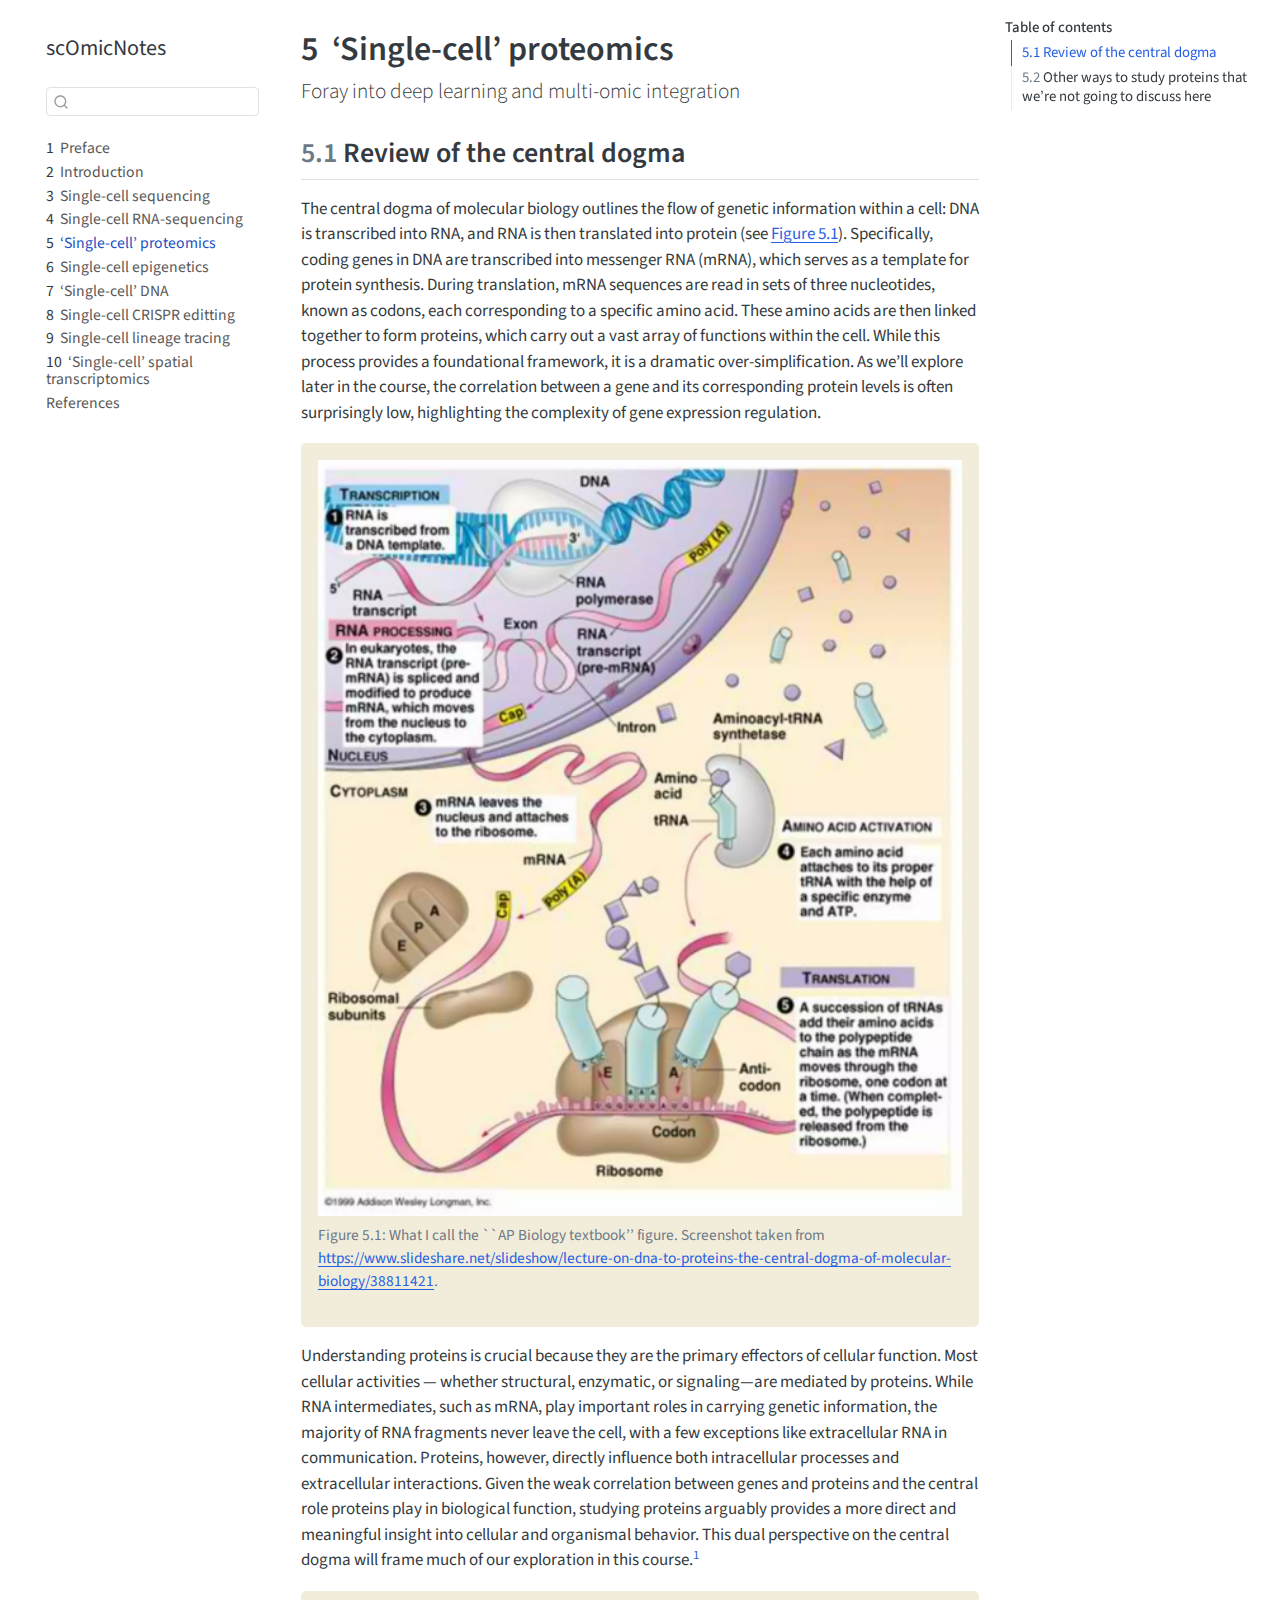
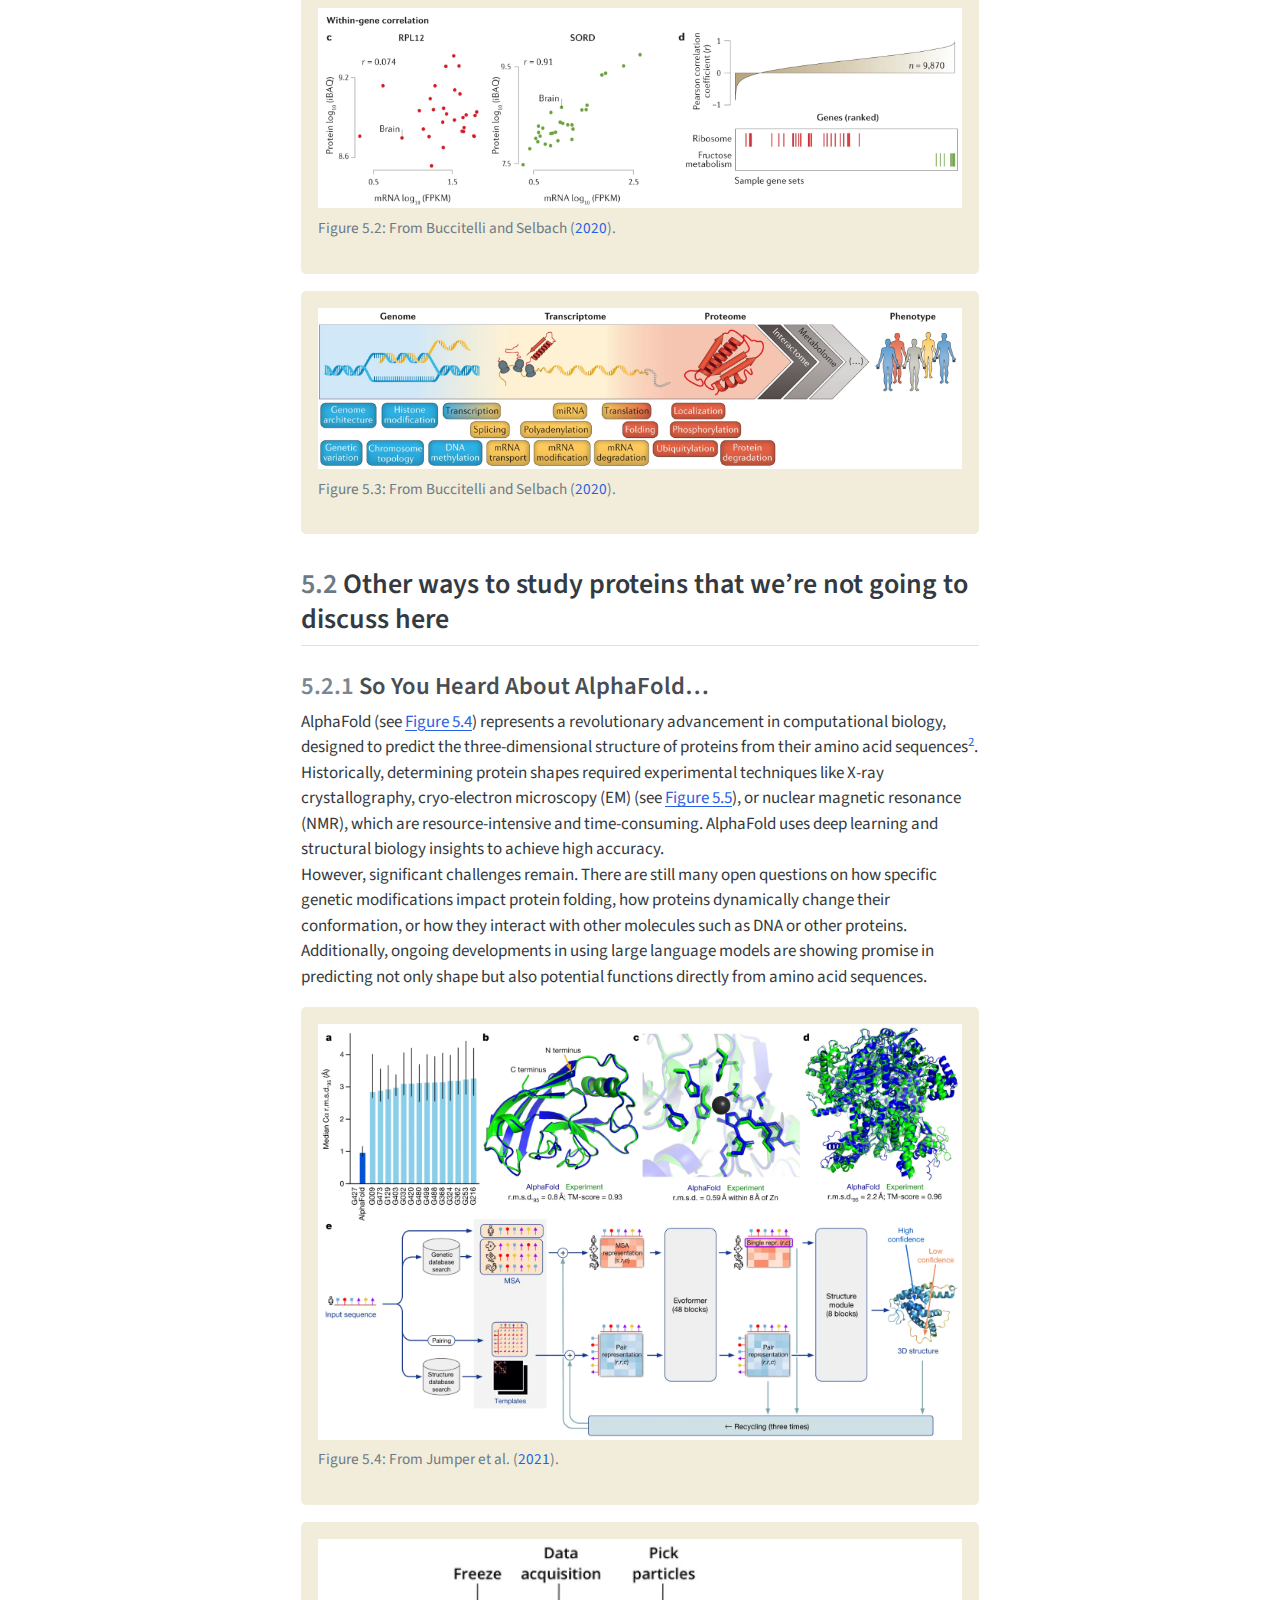
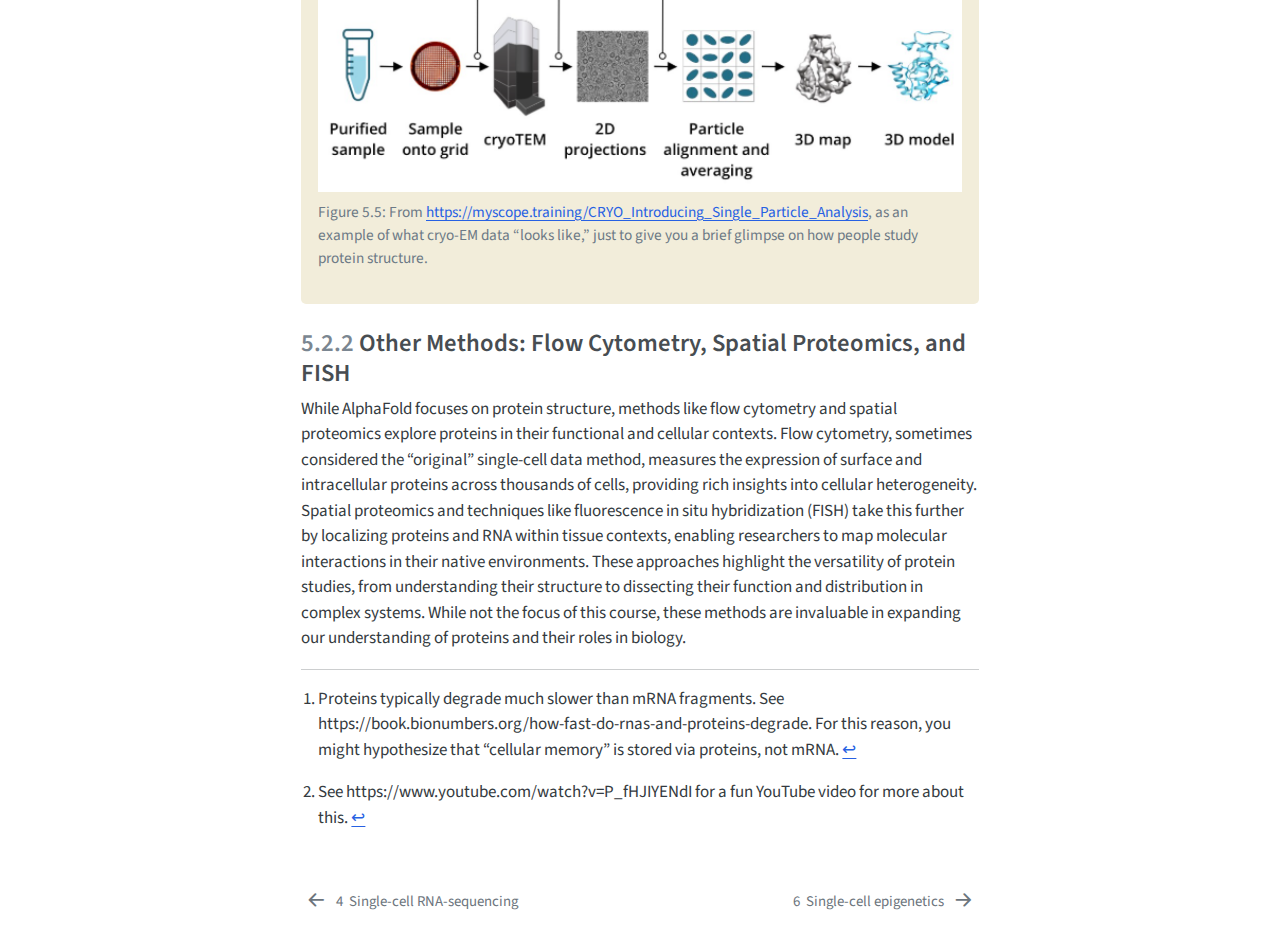
<file: docs/chapter4_protein.html>
<!DOCTYPE html>
<html xmlns="http://www.w3.org/1999/xhtml" lang="en" xml:lang="en"><head>

<meta charset="utf-8">
<meta name="generator" content="quarto-1.3.353">

<meta name="viewport" content="width=device-width, initial-scale=1.0, user-scalable=yes">


<title>scOmicNotes - 5&nbsp; ‘Single-cell’ proteomics</title>
<style>
code{white-space: pre-wrap;}
span.smallcaps{font-variant: small-caps;}
div.columns{display: flex; gap: min(4vw, 1.5em);}
div.column{flex: auto; overflow-x: auto;}
div.hanging-indent{margin-left: 1.5em; text-indent: -1.5em;}
ul.task-list{list-style: none;}
ul.task-list li input[type="checkbox"] {
  width: 0.8em;
  margin: 0 0.8em 0.2em -1em; /* quarto-specific, see https://github.com/quarto-dev/quarto-cli/issues/4556 */ 
  vertical-align: middle;
}
/* CSS for citations */
div.csl-bib-body { }
div.csl-entry {
  clear: both;
}
.hanging-indent div.csl-entry {
  margin-left:2em;
  text-indent:-2em;
}
div.csl-left-margin {
  min-width:2em;
  float:left;
}
div.csl-right-inline {
  margin-left:2em;
  padding-left:1em;
}
div.csl-indent {
  margin-left: 2em;
}</style>


<script src="site_libs/quarto-nav/quarto-nav.js"></script>
<script src="site_libs/quarto-nav/headroom.min.js"></script>
<script src="site_libs/clipboard/clipboard.min.js"></script>
<script src="site_libs/quarto-search/autocomplete.umd.js"></script>
<script src="site_libs/quarto-search/fuse.min.js"></script>
<script src="site_libs/quarto-search/quarto-search.js"></script>
<meta name="quarto:offset" content="./">
<link href="./chapter5_epigenetics.html" rel="next">
<link href="./chapter3_rna.html" rel="prev">
<script src="site_libs/quarto-html/quarto.js"></script>
<script src="site_libs/quarto-html/popper.min.js"></script>
<script src="site_libs/quarto-html/tippy.umd.min.js"></script>
<script src="site_libs/quarto-html/anchor.min.js"></script>
<link href="site_libs/quarto-html/tippy.css" rel="stylesheet">
<link href="site_libs/quarto-html/quarto-syntax-highlighting.css" rel="stylesheet" id="quarto-text-highlighting-styles">
<script src="site_libs/bootstrap/bootstrap.min.js"></script>
<link href="site_libs/bootstrap/bootstrap-icons.css" rel="stylesheet">
<link href="site_libs/bootstrap/bootstrap.min.css" rel="stylesheet" id="quarto-bootstrap" data-mode="light">
<script id="quarto-search-options" type="application/json">{
  "location": "sidebar",
  "copy-button": false,
  "collapse-after": 3,
  "panel-placement": "start",
  "type": "textbox",
  "limit": 20,
  "language": {
    "search-no-results-text": "No results",
    "search-matching-documents-text": "matching documents",
    "search-copy-link-title": "Copy link to search",
    "search-hide-matches-text": "Hide additional matches",
    "search-more-match-text": "more match in this document",
    "search-more-matches-text": "more matches in this document",
    "search-clear-button-title": "Clear",
    "search-detached-cancel-button-title": "Cancel",
    "search-submit-button-title": "Submit"
  }
}</script>


<link rel="stylesheet" href="styles.css">
</head>

<body class="nav-sidebar floating">

<div id="quarto-search-results"></div>
  <header id="quarto-header" class="headroom fixed-top">
  <nav class="quarto-secondary-nav">
    <div class="container-fluid d-flex">
      <button type="button" class="quarto-btn-toggle btn" data-bs-toggle="collapse" data-bs-target="#quarto-sidebar,#quarto-sidebar-glass" aria-controls="quarto-sidebar" aria-expanded="false" aria-label="Toggle sidebar navigation" onclick="if (window.quartoToggleHeadroom) { window.quartoToggleHeadroom(); }">
        <i class="bi bi-layout-text-sidebar-reverse"></i>
      </button>
      <nav class="quarto-page-breadcrumbs" aria-label="breadcrumb"><ol class="breadcrumb"><li class="breadcrumb-item"><a href="./chapter4_protein.html"><span class="chapter-number">5</span>&nbsp; <span class="chapter-title">'Single-cell' proteomics</span></a></li></ol></nav>
      <a class="flex-grow-1" role="button" data-bs-toggle="collapse" data-bs-target="#quarto-sidebar,#quarto-sidebar-glass" aria-controls="quarto-sidebar" aria-expanded="false" aria-label="Toggle sidebar navigation" onclick="if (window.quartoToggleHeadroom) { window.quartoToggleHeadroom(); }">      
      </a>
      <button type="button" class="btn quarto-search-button" aria-label="Search" onclick="window.quartoOpenSearch();">
        <i class="bi bi-search"></i>
      </button>
    </div>
  </nav>
</header>
<!-- content -->
<div id="quarto-content" class="quarto-container page-columns page-rows-contents page-layout-article">
<!-- sidebar -->
  <nav id="quarto-sidebar" class="sidebar collapse collapse-horizontal sidebar-navigation floating overflow-auto">
    <div class="pt-lg-2 mt-2 text-left sidebar-header">
    <div class="sidebar-title mb-0 py-0">
      <a href="./">scOmicNotes</a> 
    </div>
      </div>
        <div class="mt-2 flex-shrink-0 align-items-center">
        <div class="sidebar-search">
        <div id="quarto-search" class="" title="Search"></div>
        </div>
        </div>
    <div class="sidebar-menu-container"> 
    <ul class="list-unstyled mt-1">
        <li class="sidebar-item">
  <div class="sidebar-item-container"> 
  <a href="./index.html" class="sidebar-item-text sidebar-link">
 <span class="menu-text"><span class="chapter-number">1</span>&nbsp; <span class="chapter-title">Preface</span></span></a>
  </div>
</li>
        <li class="sidebar-item">
  <div class="sidebar-item-container"> 
  <a href="./chapter1_intro.html" class="sidebar-item-text sidebar-link">
 <span class="menu-text"><span class="chapter-number">2</span>&nbsp; <span class="chapter-title">Introduction</span></span></a>
  </div>
</li>
        <li class="sidebar-item">
  <div class="sidebar-item-container"> 
  <a href="./chapter2_sequencing.html" class="sidebar-item-text sidebar-link">
 <span class="menu-text"><span class="chapter-number">3</span>&nbsp; <span class="chapter-title">Single-cell sequencing</span></span></a>
  </div>
</li>
        <li class="sidebar-item">
  <div class="sidebar-item-container"> 
  <a href="./chapter3_rna.html" class="sidebar-item-text sidebar-link">
 <span class="menu-text"><span class="chapter-number">4</span>&nbsp; <span class="chapter-title">Single-cell RNA-sequencing</span></span></a>
  </div>
</li>
        <li class="sidebar-item">
  <div class="sidebar-item-container"> 
  <a href="./chapter4_protein.html" class="sidebar-item-text sidebar-link active">
 <span class="menu-text"><span class="chapter-number">5</span>&nbsp; <span class="chapter-title">‘Single-cell’ proteomics</span></span></a>
  </div>
</li>
        <li class="sidebar-item">
  <div class="sidebar-item-container"> 
  <a href="./chapter5_epigenetics.html" class="sidebar-item-text sidebar-link">
 <span class="menu-text"><span class="chapter-number">6</span>&nbsp; <span class="chapter-title">Single-cell epigenetics</span></span></a>
  </div>
</li>
        <li class="sidebar-item">
  <div class="sidebar-item-container"> 
  <a href="./chapter6_dna.html" class="sidebar-item-text sidebar-link">
 <span class="menu-text"><span class="chapter-number">7</span>&nbsp; <span class="chapter-title">‘Single-cell’ DNA</span></span></a>
  </div>
</li>
        <li class="sidebar-item">
  <div class="sidebar-item-container"> 
  <a href="./chapter7_crispr.html" class="sidebar-item-text sidebar-link">
 <span class="menu-text"><span class="chapter-number">8</span>&nbsp; <span class="chapter-title">Single-cell CRISPR editting</span></span></a>
  </div>
</li>
        <li class="sidebar-item">
  <div class="sidebar-item-container"> 
  <a href="./chapter8_lineage.html" class="sidebar-item-text sidebar-link">
 <span class="menu-text"><span class="chapter-number">9</span>&nbsp; <span class="chapter-title">Single-cell lineage tracing</span></span></a>
  </div>
</li>
        <li class="sidebar-item">
  <div class="sidebar-item-container"> 
  <a href="./chapter9_spatial.html" class="sidebar-item-text sidebar-link">
 <span class="menu-text"><span class="chapter-number">10</span>&nbsp; <span class="chapter-title">‘Single-cell’ spatial transcriptomics</span></span></a>
  </div>
</li>
        <li class="sidebar-item">
  <div class="sidebar-item-container"> 
  <a href="./references.html" class="sidebar-item-text sidebar-link">
 <span class="menu-text">References</span></a>
  </div>
</li>
    </ul>
    </div>
</nav>
<div id="quarto-sidebar-glass" data-bs-toggle="collapse" data-bs-target="#quarto-sidebar,#quarto-sidebar-glass"></div>
<!-- margin-sidebar -->
    <div id="quarto-margin-sidebar" class="sidebar margin-sidebar">
        <nav id="TOC" role="doc-toc" class="toc-active">
    <h2 id="toc-title">Table of contents</h2>
   
  <ul>
  <li><a href="#review-of-the-central-dogma" id="toc-review-of-the-central-dogma" class="nav-link active" data-scroll-target="#review-of-the-central-dogma"><span class="header-section-number">5.1</span> Review of the central dogma</a></li>
  <li><a href="#other-ways-to-study-proteins-that-were-not-going-to-discuss-here" id="toc-other-ways-to-study-proteins-that-were-not-going-to-discuss-here" class="nav-link" data-scroll-target="#other-ways-to-study-proteins-that-were-not-going-to-discuss-here"><span class="header-section-number">5.2</span> Other ways to study proteins that we’re not going to discuss here</a>
  <ul>
  <li><a href="#so-you-heard-about-alphafold" id="toc-so-you-heard-about-alphafold" class="nav-link" data-scroll-target="#so-you-heard-about-alphafold"><span class="header-section-number">5.2.1</span> So You Heard About AlphaFold…</a></li>
  <li><a href="#other-methods-flow-cytometry-spatial-proteomics-and-fish" id="toc-other-methods-flow-cytometry-spatial-proteomics-and-fish" class="nav-link" data-scroll-target="#other-methods-flow-cytometry-spatial-proteomics-and-fish"><span class="header-section-number">5.2.2</span> Other Methods: Flow Cytometry, Spatial Proteomics, and FISH</a></li>
  </ul></li>
  </ul>
</nav>
    </div>
<!-- main -->
<main class="content" id="quarto-document-content">

<header id="title-block-header" class="quarto-title-block default">
<div class="quarto-title">
<h1 class="title"><span class="chapter-number">5</span>&nbsp; <span class="chapter-title">‘Single-cell’ proteomics</span></h1>
<p class="subtitle lead">Foray into deep learning and multi-omic integration</p>
</div>



<div class="quarto-title-meta">

    
  
    
  </div>
  

</header>

<section id="review-of-the-central-dogma" class="level2" data-number="5.1">
<h2 data-number="5.1" class="anchored" data-anchor-id="review-of-the-central-dogma"><span class="header-section-number">5.1</span> Review of the central dogma</h2>
<p>The central dogma of molecular biology outlines the flow of genetic information within a cell: DNA is transcribed into RNA, and RNA is then translated into protein (see <a href="#fig-ap-biology">Figure&nbsp;<span>5.1</span></a>). Specifically, coding genes in DNA are transcribed into messenger RNA (mRNA), which serves as a template for protein synthesis. During translation, mRNA sequences are read in sets of three nucleotides, known as codons, each corresponding to a specific amino acid. These amino acids are then linked together to form proteins, which carry out a vast array of functions within the cell. While this process provides a foundational framework, it is a dramatic over-simplification. As we’ll explore later in the course, the correlation between a gene and its corresponding protein levels is often surprisingly low, highlighting the complexity of gene expression regulation.</p>
<div class="block">
<div id="fig-ap-biology" class="quarto-figure quarto-figure-center anchored">
<figure class="figure">
<p><img src="fig/chap4/ap-biology.png" class="img-fluid figure-img" style="width:100.0%"></p>
<figcaption class="figure-caption">Figure&nbsp;5.1: What I call the ``AP Biology textbook’’ figure. Screenshot taken from <a href="https://www.slideshare.net/slideshow/lecture-on-dna-to-proteins-the-central-dogma-of-molecular-biology/38811421" class="uri">https://www.slideshare.net/slideshow/lecture-on-dna-to-proteins-the-central-dogma-of-molecular-biology/38811421</a>.</figcaption>
</figure>
</div>
</div>
<p>Understanding proteins is crucial because they are the primary effectors of cellular function. Most cellular activities — whether structural, enzymatic, or signaling—are mediated by proteins. While RNA intermediates, such as mRNA, play important roles in carrying genetic information, the majority of RNA fragments never leave the cell, with a few exceptions like extracellular RNA in communication. Proteins, however, directly influence both intracellular processes and extracellular interactions. Given the weak correlation between genes and proteins and the central role proteins play in biological function, studying proteins arguably provides a more direct and meaningful insight into cellular and organismal behavior. This dual perspective on the central dogma will frame much of our exploration in this course.<a href="#fn1" class="footnote-ref" id="fnref1" role="doc-noteref"><sup>1</sup></a></p>
<div class="block">
<div id="fig-gene-protein-correlation" class="quarto-figure quarto-figure-center anchored">
<figure class="figure">
<p><img src="fig/chap4/gene-protein-correlation.png" class="img-fluid figure-img" style="width:100.0%"></p>
<figcaption class="figure-caption">Figure&nbsp;5.2: From <span class="citation" data-cites="buccitelli2020mrnas">Buccitelli and Selbach (<a href="references.html#ref-buccitelli2020mrnas" role="doc-biblioref">2020</a>)</span>.</figcaption>
</figure>
</div>
</div>
<div class="block">
<div id="fig-gene-expression-control" class="quarto-figure quarto-figure-center anchored">
<figure class="figure">
<p><img src="fig/chap4/gene-expression-control.png" class="img-fluid figure-img" style="width:100.0%"></p>
<figcaption class="figure-caption">Figure&nbsp;5.3: From <span class="citation" data-cites="buccitelli2020mrnas">Buccitelli and Selbach (<a href="references.html#ref-buccitelli2020mrnas" role="doc-biblioref">2020</a>)</span>.</figcaption>
</figure>
</div>
</div>
</section>
<section id="other-ways-to-study-proteins-that-were-not-going-to-discuss-here" class="level2" data-number="5.2">
<h2 data-number="5.2" class="anchored" data-anchor-id="other-ways-to-study-proteins-that-were-not-going-to-discuss-here"><span class="header-section-number">5.2</span> Other ways to study proteins that we’re not going to discuss here</h2>
<section id="so-you-heard-about-alphafold" class="level3" data-number="5.2.1">
<h3 data-number="5.2.1" class="anchored" data-anchor-id="so-you-heard-about-alphafold"><span class="header-section-number">5.2.1</span> So You Heard About AlphaFold…</h3>
<p>AlphaFold (see <a href="#fig-alphafold">Figure&nbsp;<span>5.4</span></a>) represents a revolutionary advancement in computational biology, designed to predict the three-dimensional structure of proteins from their amino acid sequences<a href="#fn2" class="footnote-ref" id="fnref2" role="doc-noteref"><sup>2</sup></a>. Historically, determining protein shapes required experimental techniques like X-ray crystallography, cryo-electron microscopy (EM) (see <a href="#fig-cryo-em">Figure&nbsp;<span>5.5</span></a>), or nuclear magnetic resonance (NMR), which are resource-intensive and time-consuming. AlphaFold uses deep learning and structural biology insights to achieve high accuracy.<br>
However, significant challenges remain. There are still many open questions on how specific genetic modifications impact protein folding, how proteins dynamically change their conformation, or how they interact with other molecules such as DNA or other proteins. Additionally, ongoing developments in using large language models are showing promise in predicting not only shape but also potential functions directly from amino acid sequences.</p>
<div class="block">
<div id="fig-alphafold" class="quarto-figure quarto-figure-center anchored">
<figure class="figure">
<p><img src="fig/chap4/alphafold.png" class="img-fluid figure-img" style="width:100.0%"></p>
<figcaption class="figure-caption">Figure&nbsp;5.4: From <span class="citation" data-cites="jumper2021highly">Jumper et al. (<a href="references.html#ref-jumper2021highly" role="doc-biblioref">2021</a>)</span>.</figcaption>
</figure>
</div>
</div>
<div class="block">
<div id="fig-cryo-em" class="quarto-figure quarto-figure-center anchored">
<figure class="figure">
<p><img src="fig/chap4/cryo-em.png" class="img-fluid figure-img" style="width:100.0%"></p>
<figcaption class="figure-caption">Figure&nbsp;5.5: From <a href="https://myscope.training/CRYO_Introducing_Single_Particle_Analysis" class="uri">https://myscope.training/CRYO_Introducing_Single_Particle_Analysis</a>, as an example of what cryo-EM data “looks like,” just to give you a brief glimpse on how people study protein structure.</figcaption>
</figure>
</div>
</div>
</section>
<section id="other-methods-flow-cytometry-spatial-proteomics-and-fish" class="level3" data-number="5.2.2">
<h3 data-number="5.2.2" class="anchored" data-anchor-id="other-methods-flow-cytometry-spatial-proteomics-and-fish"><span class="header-section-number">5.2.2</span> Other Methods: Flow Cytometry, Spatial Proteomics, and FISH</h3>
<p>While AlphaFold focuses on protein structure, methods like flow cytometry and spatial proteomics explore proteins in their functional and cellular contexts. Flow cytometry, sometimes considered the “original” single-cell data method, measures the expression of surface and intracellular proteins across thousands of cells, providing rich insights into cellular heterogeneity. Spatial proteomics and techniques like fluorescence in situ hybridization (FISH) take this further by localizing proteins and RNA within tissue contexts, enabling researchers to map molecular interactions in their native environments. These approaches highlight the versatility of protein studies, from understanding their structure to dissecting their function and distribution in complex systems. While not the focus of this course, these methods are invaluable in expanding our understanding of proteins and their roles in biology.</p>


<div id="refs" class="references csl-bib-body hanging-indent" role="list" style="display: none">
<div id="ref-buccitelli2020mrnas" class="csl-entry" role="listitem">
Buccitelli, Christopher, and Matthias Selbach. 2020. <span>“mRNAs, Proteins and the Emerging Principles of Gene Expression Control.”</span> <em>Nature Reviews Genetics</em> 21 (10): 630–44.
</div>
<div id="ref-jumper2021highly" class="csl-entry" role="listitem">
Jumper, John, Richard Evans, Alexander Pritzel, Tim Green, Michael Figurnov, Olaf Ronneberger, Kathryn Tunyasuvunakool, et al. 2021. <span>“Highly Accurate Protein Structure Prediction with AlphaFold.”</span> <em>Nature</em> 596 (7873): 583–89.
</div>
</div>
</section>
</section>
<section id="footnotes" class="footnotes footnotes-end-of-document" role="doc-endnotes">
<hr>
<ol>
<li id="fn1"><p>Proteins typically degrade much slower than mRNA fragments. See https://book.bionumbers.org/how-fast-do-rnas-and-proteins-degrade. For this reason, you might hypothesize that “cellular memory” is stored via proteins, not mRNA.<a href="#fnref1" class="footnote-back" role="doc-backlink">↩︎</a></p></li>
<li id="fn2"><p>See https://www.youtube.com/watch?v=P_fHJIYENdI for a fun YouTube video for more about this.<a href="#fnref2" class="footnote-back" role="doc-backlink">↩︎</a></p></li>
</ol>
</section>

</main> <!-- /main -->
<script id="quarto-html-after-body" type="application/javascript">
window.document.addEventListener("DOMContentLoaded", function (event) {
  const toggleBodyColorMode = (bsSheetEl) => {
    const mode = bsSheetEl.getAttribute("data-mode");
    const bodyEl = window.document.querySelector("body");
    if (mode === "dark") {
      bodyEl.classList.add("quarto-dark");
      bodyEl.classList.remove("quarto-light");
    } else {
      bodyEl.classList.add("quarto-light");
      bodyEl.classList.remove("quarto-dark");
    }
  }
  const toggleBodyColorPrimary = () => {
    const bsSheetEl = window.document.querySelector("link#quarto-bootstrap");
    if (bsSheetEl) {
      toggleBodyColorMode(bsSheetEl);
    }
  }
  toggleBodyColorPrimary();  
  const icon = "";
  const anchorJS = new window.AnchorJS();
  anchorJS.options = {
    placement: 'right',
    icon: icon
  };
  anchorJS.add('.anchored');
  const isCodeAnnotation = (el) => {
    for (const clz of el.classList) {
      if (clz.startsWith('code-annotation-')) {                     
        return true;
      }
    }
    return false;
  }
  const clipboard = new window.ClipboardJS('.code-copy-button', {
    text: function(trigger) {
      const codeEl = trigger.previousElementSibling.cloneNode(true);
      for (const childEl of codeEl.children) {
        if (isCodeAnnotation(childEl)) {
          childEl.remove();
        }
      }
      return codeEl.innerText;
    }
  });
  clipboard.on('success', function(e) {
    // button target
    const button = e.trigger;
    // don't keep focus
    button.blur();
    // flash "checked"
    button.classList.add('code-copy-button-checked');
    var currentTitle = button.getAttribute("title");
    button.setAttribute("title", "Copied!");
    let tooltip;
    if (window.bootstrap) {
      button.setAttribute("data-bs-toggle", "tooltip");
      button.setAttribute("data-bs-placement", "left");
      button.setAttribute("data-bs-title", "Copied!");
      tooltip = new bootstrap.Tooltip(button, 
        { trigger: "manual", 
          customClass: "code-copy-button-tooltip",
          offset: [0, -8]});
      tooltip.show();    
    }
    setTimeout(function() {
      if (tooltip) {
        tooltip.hide();
        button.removeAttribute("data-bs-title");
        button.removeAttribute("data-bs-toggle");
        button.removeAttribute("data-bs-placement");
      }
      button.setAttribute("title", currentTitle);
      button.classList.remove('code-copy-button-checked');
    }, 1000);
    // clear code selection
    e.clearSelection();
  });
  function tippyHover(el, contentFn) {
    const config = {
      allowHTML: true,
      content: contentFn,
      maxWidth: 500,
      delay: 100,
      arrow: false,
      appendTo: function(el) {
          return el.parentElement;
      },
      interactive: true,
      interactiveBorder: 10,
      theme: 'quarto',
      placement: 'bottom-start'
    };
    window.tippy(el, config); 
  }
  const noterefs = window.document.querySelectorAll('a[role="doc-noteref"]');
  for (var i=0; i<noterefs.length; i++) {
    const ref = noterefs[i];
    tippyHover(ref, function() {
      // use id or data attribute instead here
      let href = ref.getAttribute('data-footnote-href') || ref.getAttribute('href');
      try { href = new URL(href).hash; } catch {}
      const id = href.replace(/^#\/?/, "");
      const note = window.document.getElementById(id);
      return note.innerHTML;
    });
  }
      let selectedAnnoteEl;
      const selectorForAnnotation = ( cell, annotation) => {
        let cellAttr = 'data-code-cell="' + cell + '"';
        let lineAttr = 'data-code-annotation="' +  annotation + '"';
        const selector = 'span[' + cellAttr + '][' + lineAttr + ']';
        return selector;
      }
      const selectCodeLines = (annoteEl) => {
        const doc = window.document;
        const targetCell = annoteEl.getAttribute("data-target-cell");
        const targetAnnotation = annoteEl.getAttribute("data-target-annotation");
        const annoteSpan = window.document.querySelector(selectorForAnnotation(targetCell, targetAnnotation));
        const lines = annoteSpan.getAttribute("data-code-lines").split(",");
        const lineIds = lines.map((line) => {
          return targetCell + "-" + line;
        })
        let top = null;
        let height = null;
        let parent = null;
        if (lineIds.length > 0) {
            //compute the position of the single el (top and bottom and make a div)
            const el = window.document.getElementById(lineIds[0]);
            top = el.offsetTop;
            height = el.offsetHeight;
            parent = el.parentElement.parentElement;
          if (lineIds.length > 1) {
            const lastEl = window.document.getElementById(lineIds[lineIds.length - 1]);
            const bottom = lastEl.offsetTop + lastEl.offsetHeight;
            height = bottom - top;
          }
          if (top !== null && height !== null && parent !== null) {
            // cook up a div (if necessary) and position it 
            let div = window.document.getElementById("code-annotation-line-highlight");
            if (div === null) {
              div = window.document.createElement("div");
              div.setAttribute("id", "code-annotation-line-highlight");
              div.style.position = 'absolute';
              parent.appendChild(div);
            }
            div.style.top = top - 2 + "px";
            div.style.height = height + 4 + "px";
            let gutterDiv = window.document.getElementById("code-annotation-line-highlight-gutter");
            if (gutterDiv === null) {
              gutterDiv = window.document.createElement("div");
              gutterDiv.setAttribute("id", "code-annotation-line-highlight-gutter");
              gutterDiv.style.position = 'absolute';
              const codeCell = window.document.getElementById(targetCell);
              const gutter = codeCell.querySelector('.code-annotation-gutter');
              gutter.appendChild(gutterDiv);
            }
            gutterDiv.style.top = top - 2 + "px";
            gutterDiv.style.height = height + 4 + "px";
          }
          selectedAnnoteEl = annoteEl;
        }
      };
      const unselectCodeLines = () => {
        const elementsIds = ["code-annotation-line-highlight", "code-annotation-line-highlight-gutter"];
        elementsIds.forEach((elId) => {
          const div = window.document.getElementById(elId);
          if (div) {
            div.remove();
          }
        });
        selectedAnnoteEl = undefined;
      };
      // Attach click handler to the DT
      const annoteDls = window.document.querySelectorAll('dt[data-target-cell]');
      for (const annoteDlNode of annoteDls) {
        annoteDlNode.addEventListener('click', (event) => {
          const clickedEl = event.target;
          if (clickedEl !== selectedAnnoteEl) {
            unselectCodeLines();
            const activeEl = window.document.querySelector('dt[data-target-cell].code-annotation-active');
            if (activeEl) {
              activeEl.classList.remove('code-annotation-active');
            }
            selectCodeLines(clickedEl);
            clickedEl.classList.add('code-annotation-active');
          } else {
            // Unselect the line
            unselectCodeLines();
            clickedEl.classList.remove('code-annotation-active');
          }
        });
      }
  const findCites = (el) => {
    const parentEl = el.parentElement;
    if (parentEl) {
      const cites = parentEl.dataset.cites;
      if (cites) {
        return {
          el,
          cites: cites.split(' ')
        };
      } else {
        return findCites(el.parentElement)
      }
    } else {
      return undefined;
    }
  };
  var bibliorefs = window.document.querySelectorAll('a[role="doc-biblioref"]');
  for (var i=0; i<bibliorefs.length; i++) {
    const ref = bibliorefs[i];
    const citeInfo = findCites(ref);
    if (citeInfo) {
      tippyHover(citeInfo.el, function() {
        var popup = window.document.createElement('div');
        citeInfo.cites.forEach(function(cite) {
          var citeDiv = window.document.createElement('div');
          citeDiv.classList.add('hanging-indent');
          citeDiv.classList.add('csl-entry');
          var biblioDiv = window.document.getElementById('ref-' + cite);
          if (biblioDiv) {
            citeDiv.innerHTML = biblioDiv.innerHTML;
          }
          popup.appendChild(citeDiv);
        });
        return popup.innerHTML;
      });
    }
  }
});
</script>
<nav class="page-navigation">
  <div class="nav-page nav-page-previous">
      <a href="./chapter3_rna.html" class="pagination-link">
        <i class="bi bi-arrow-left-short"></i> <span class="nav-page-text"><span class="chapter-number">4</span>&nbsp; <span class="chapter-title">Single-cell RNA-sequencing</span></span>
      </a>          
  </div>
  <div class="nav-page nav-page-next">
      <a href="./chapter5_epigenetics.html" class="pagination-link">
        <span class="nav-page-text"><span class="chapter-number">6</span>&nbsp; <span class="chapter-title">Single-cell epigenetics</span></span> <i class="bi bi-arrow-right-short"></i>
      </a>
  </div>
</nav>
</div> <!-- /content -->



</body></html>
</file>
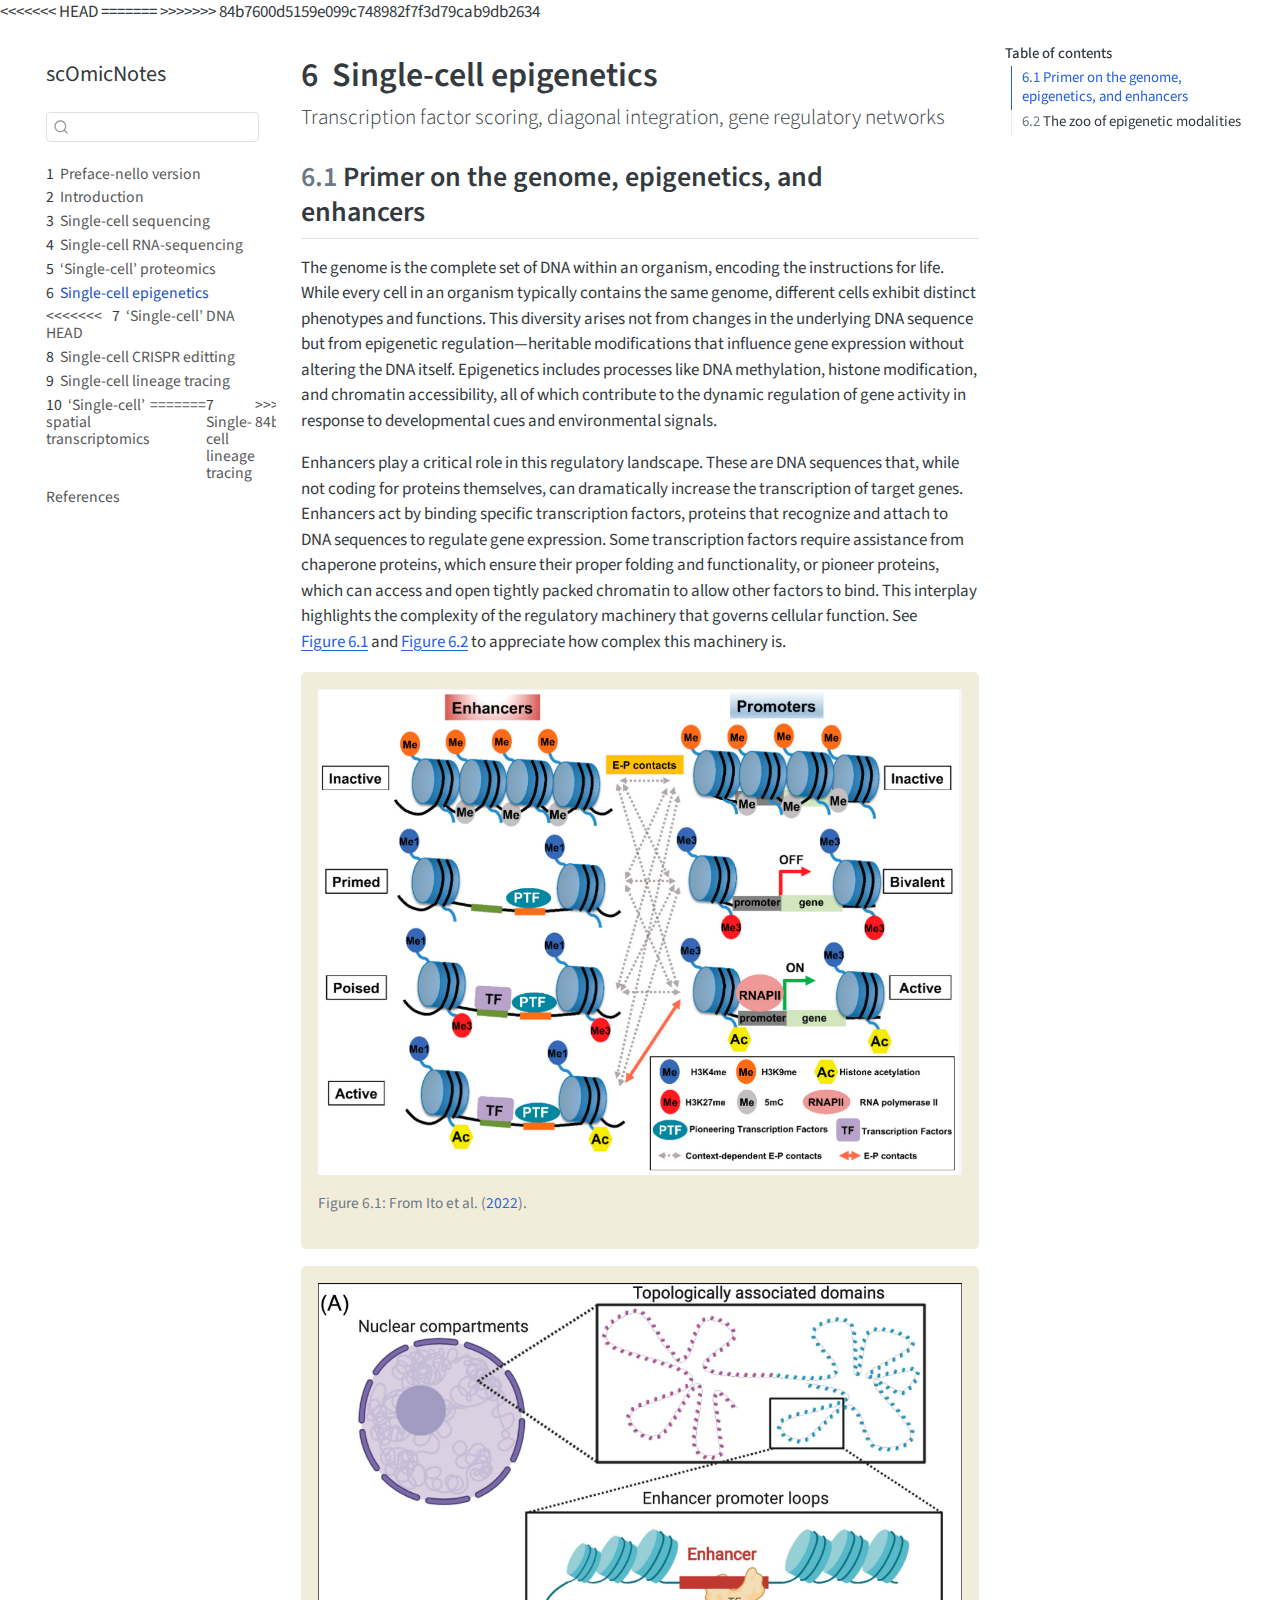
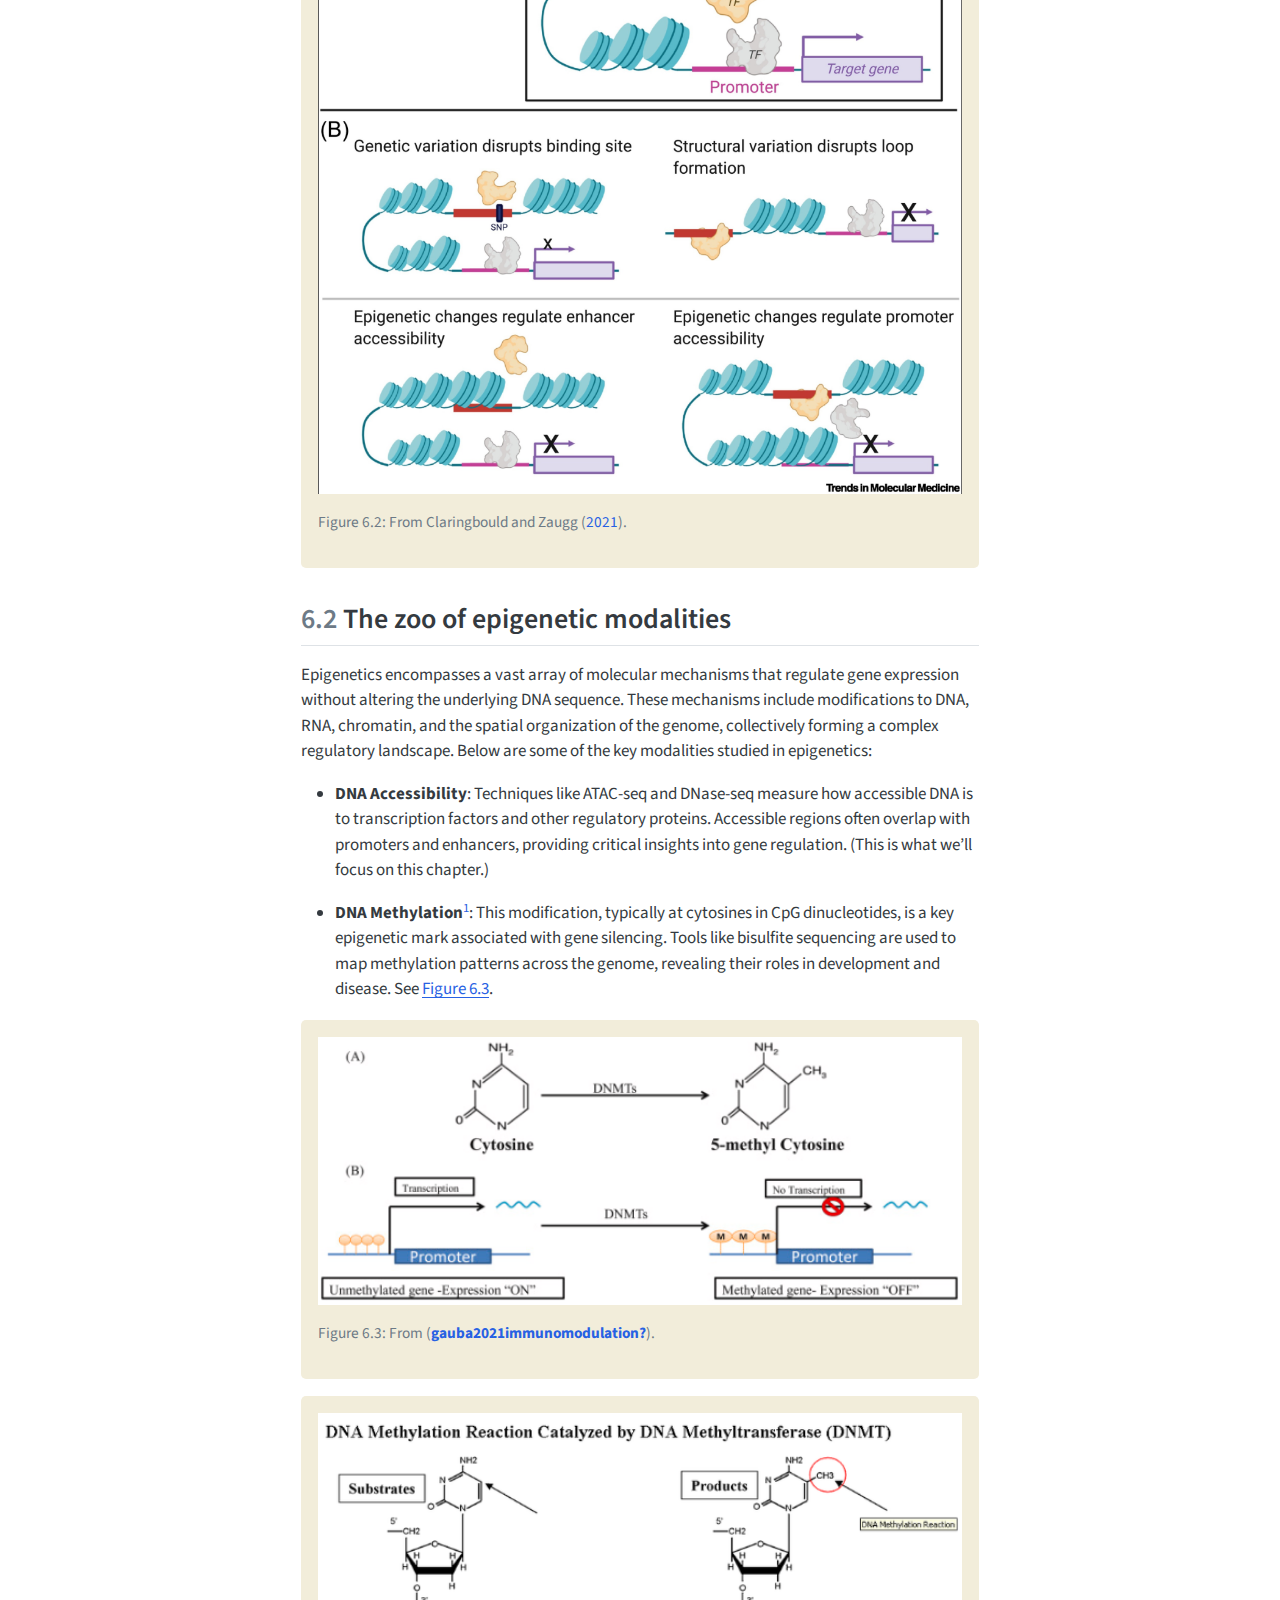
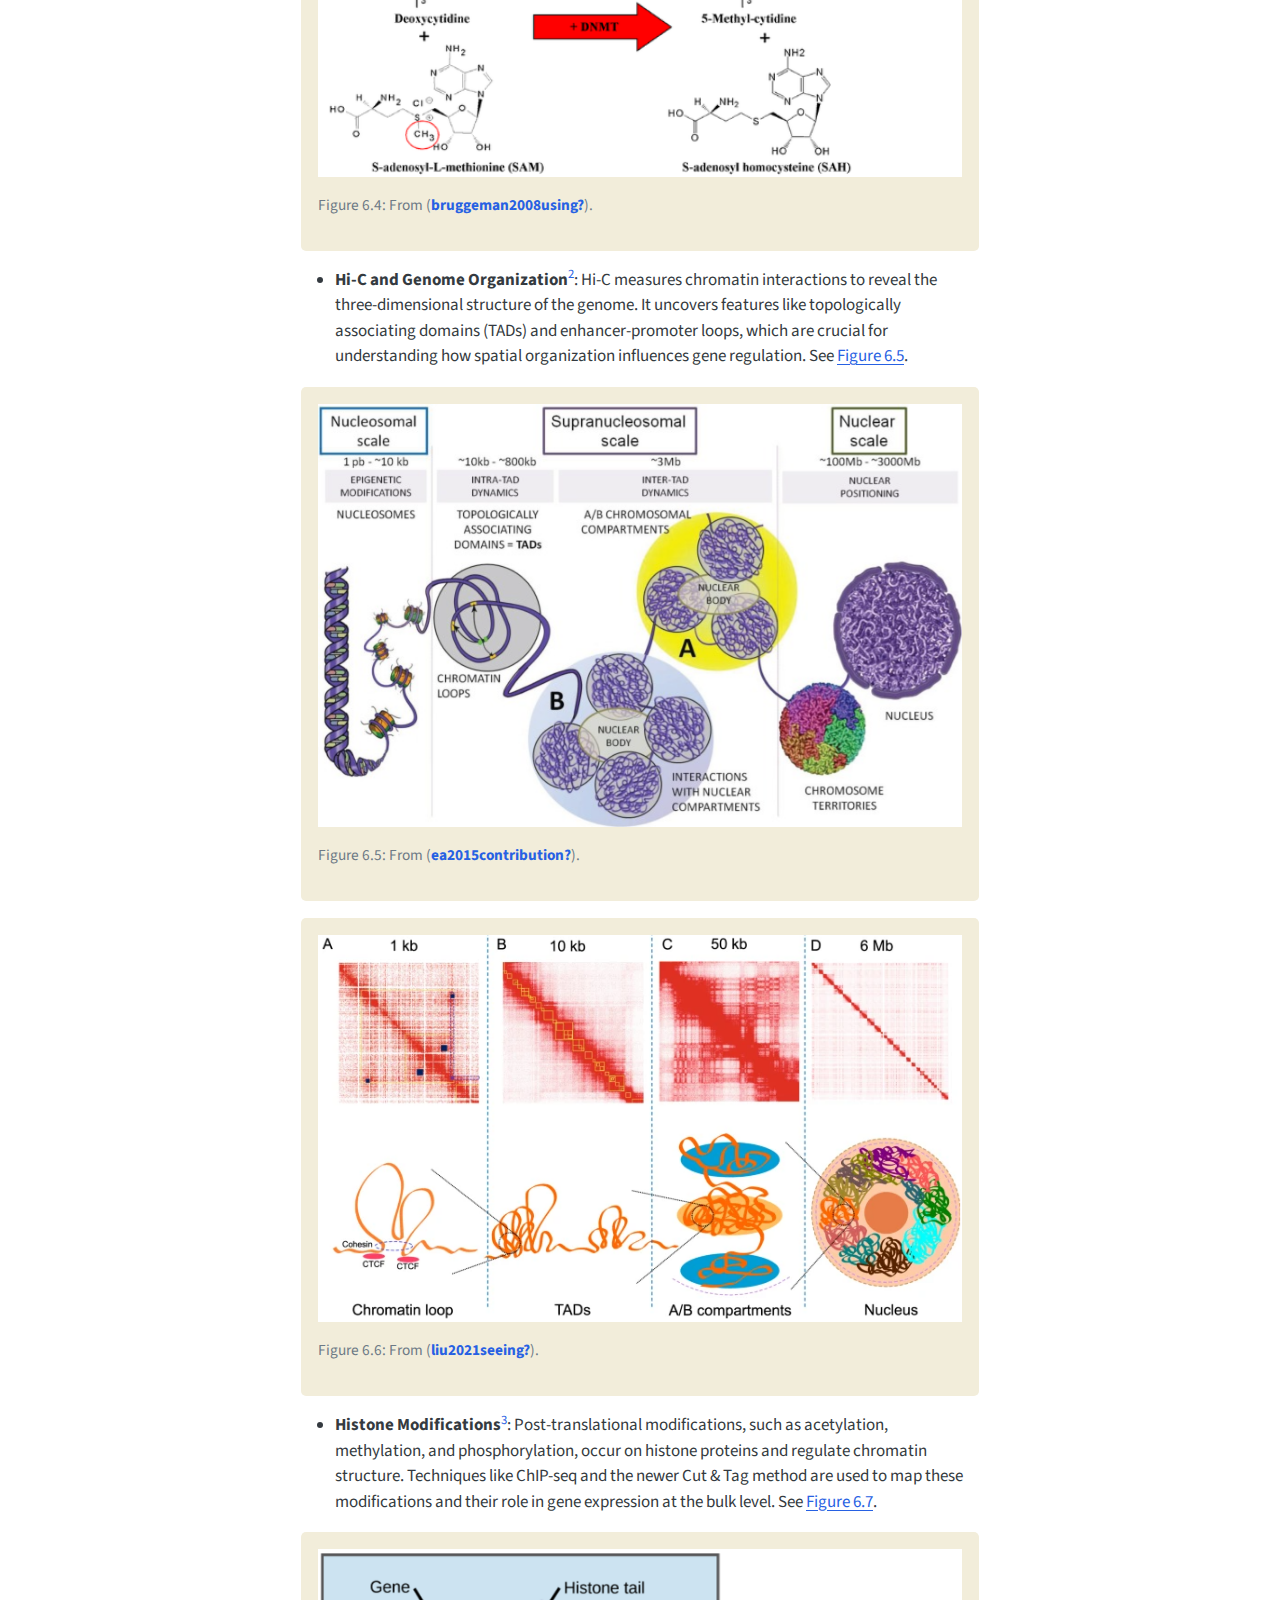
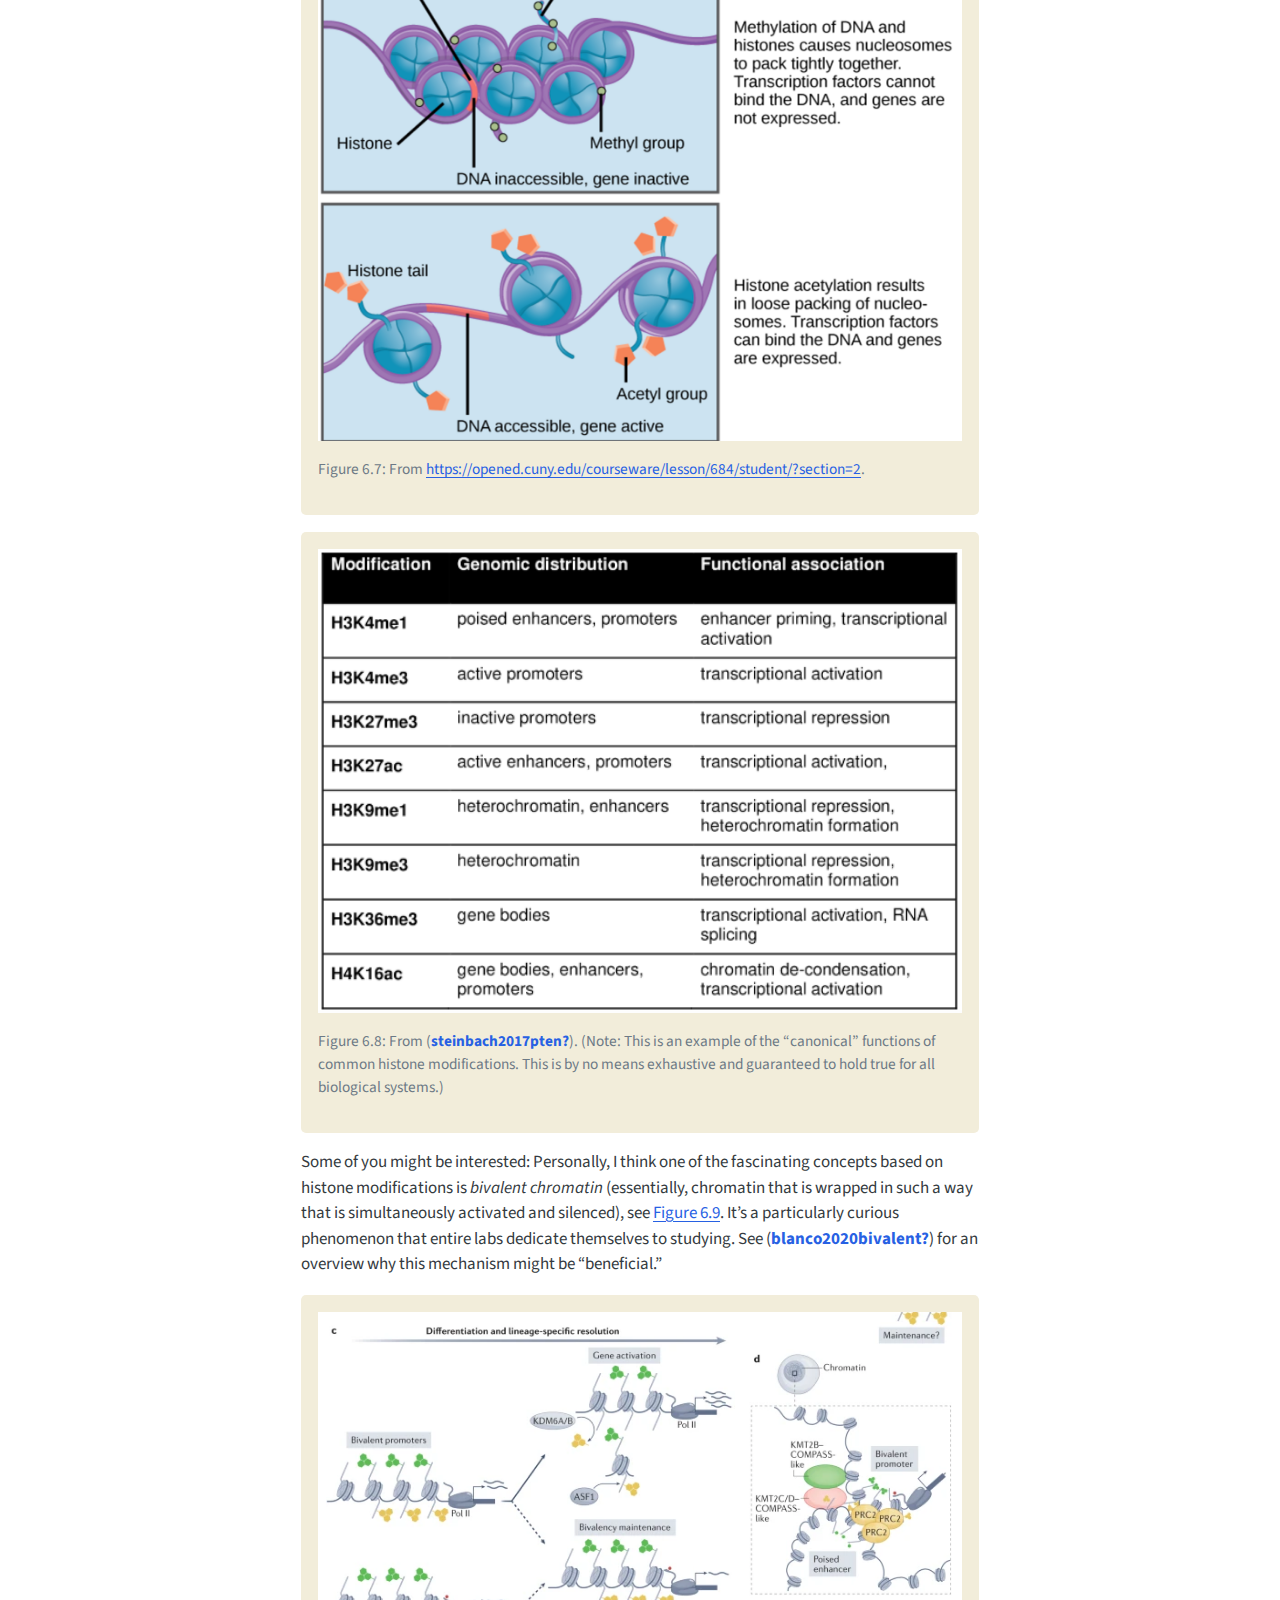
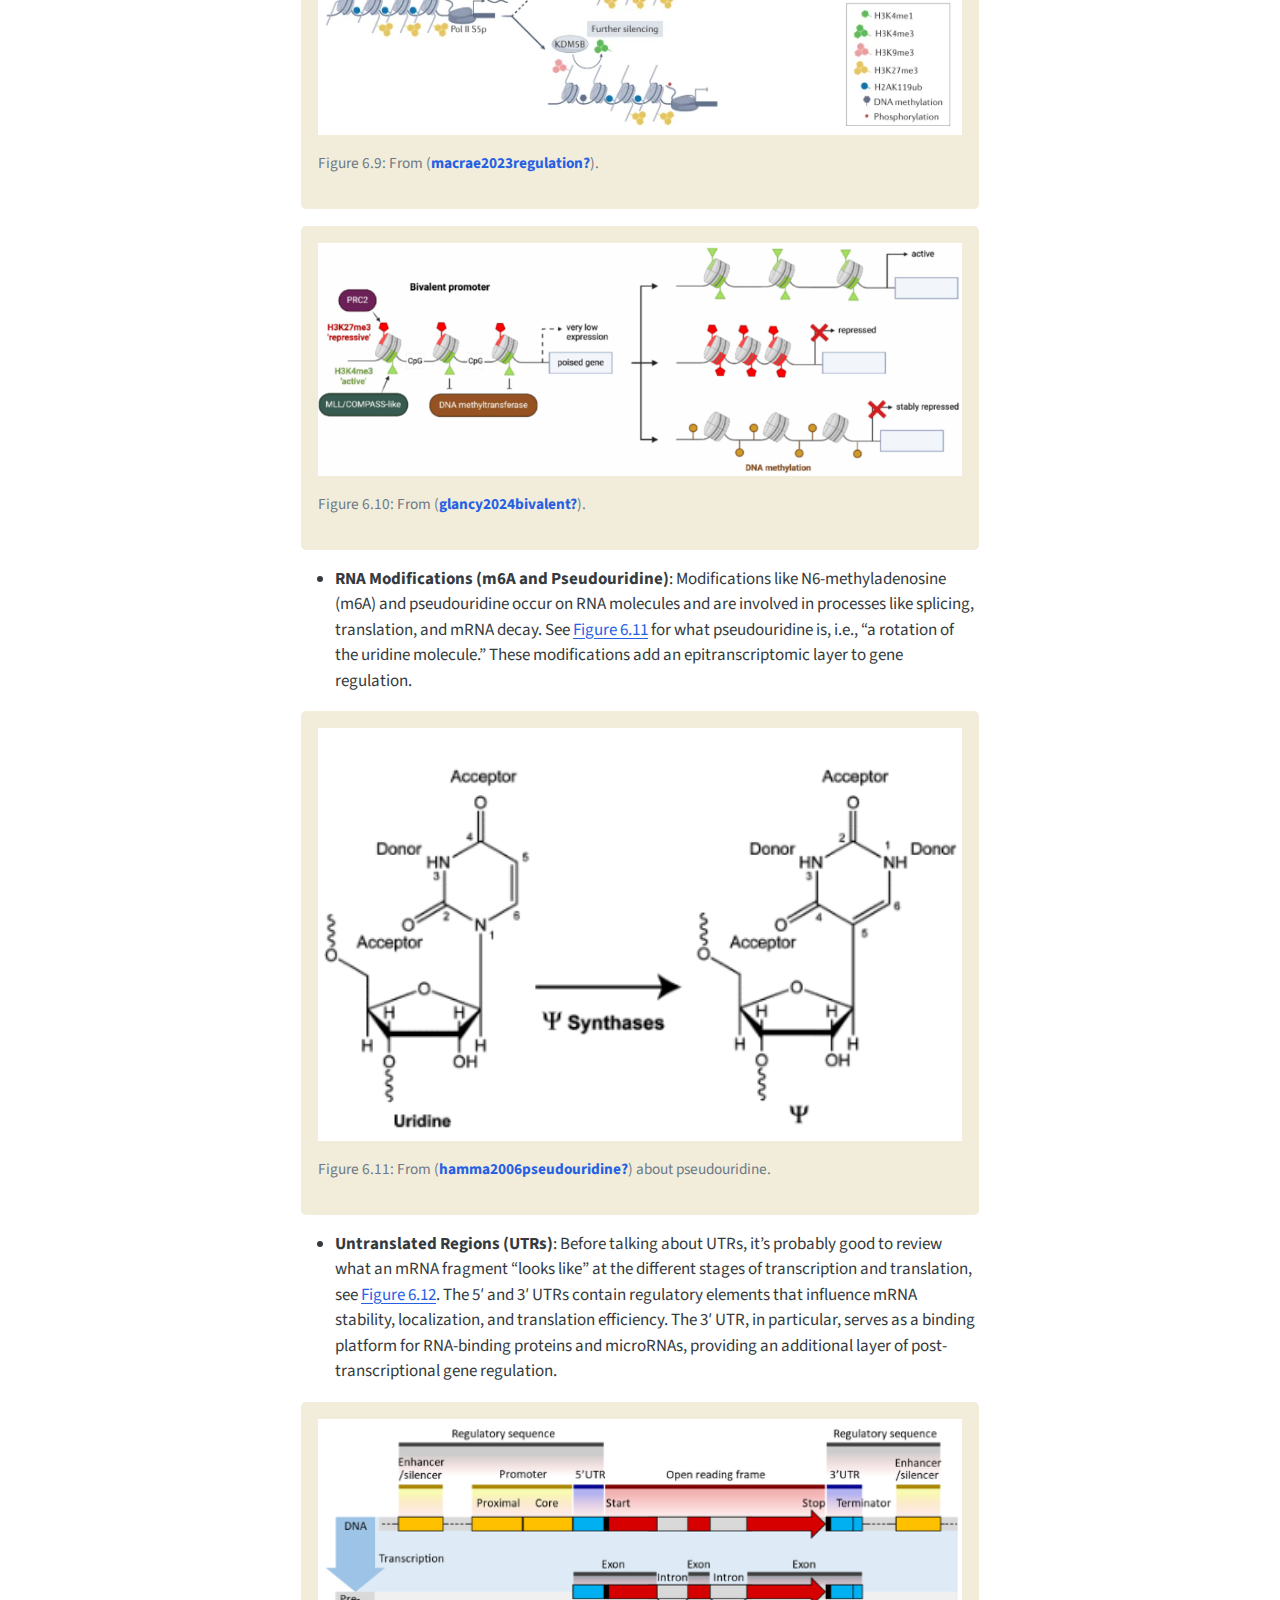
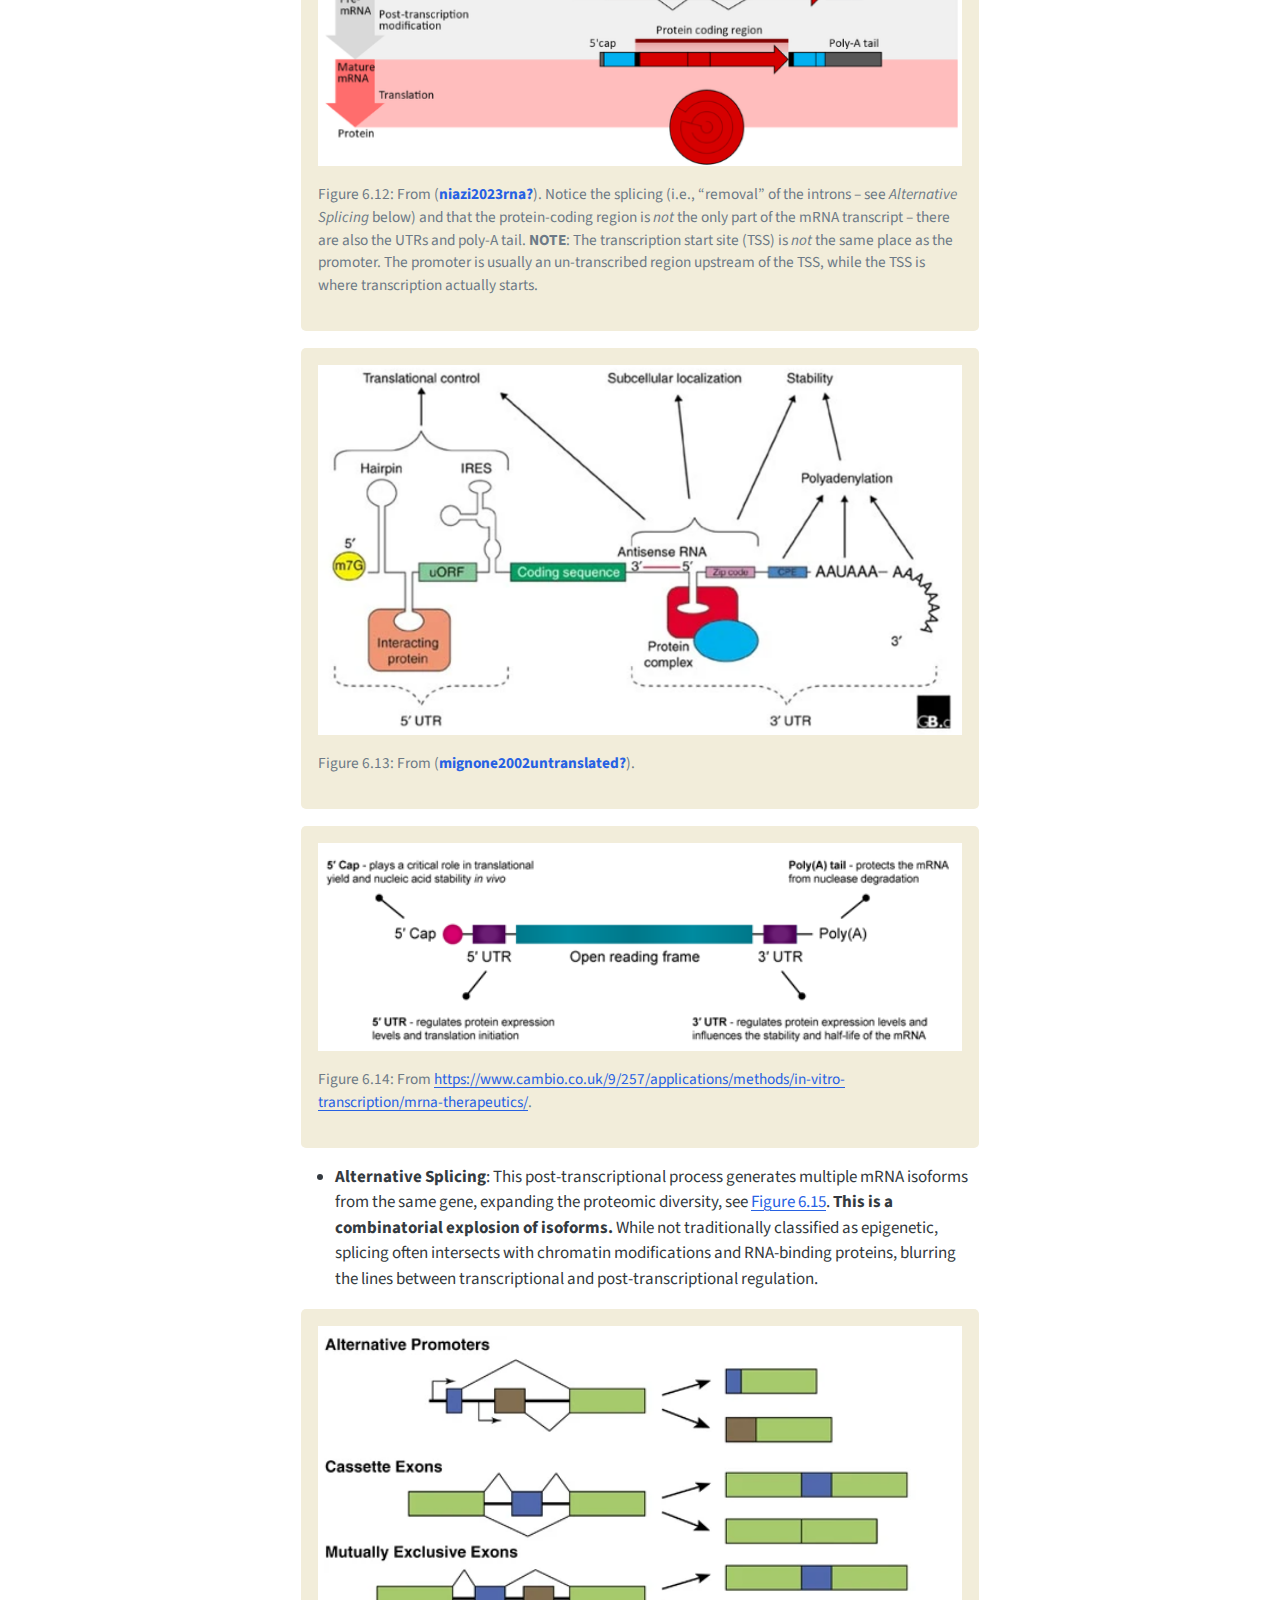
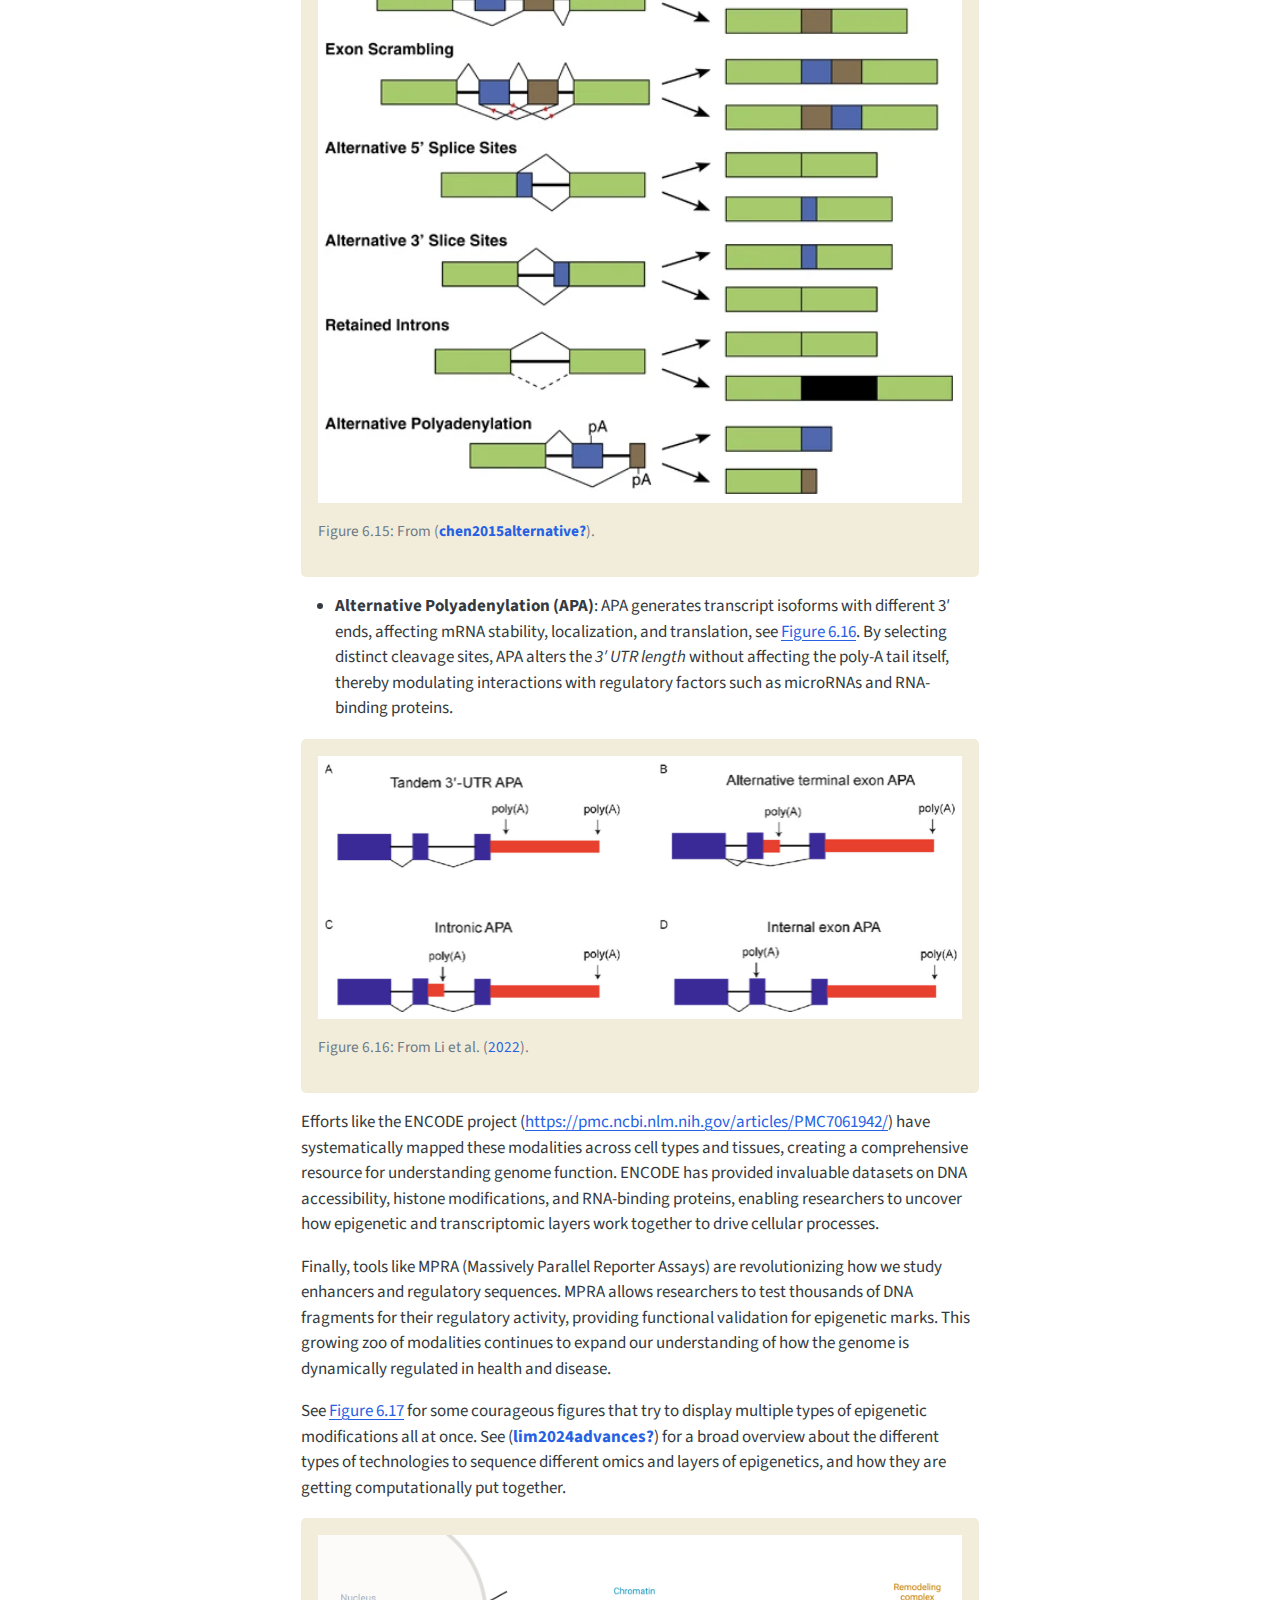
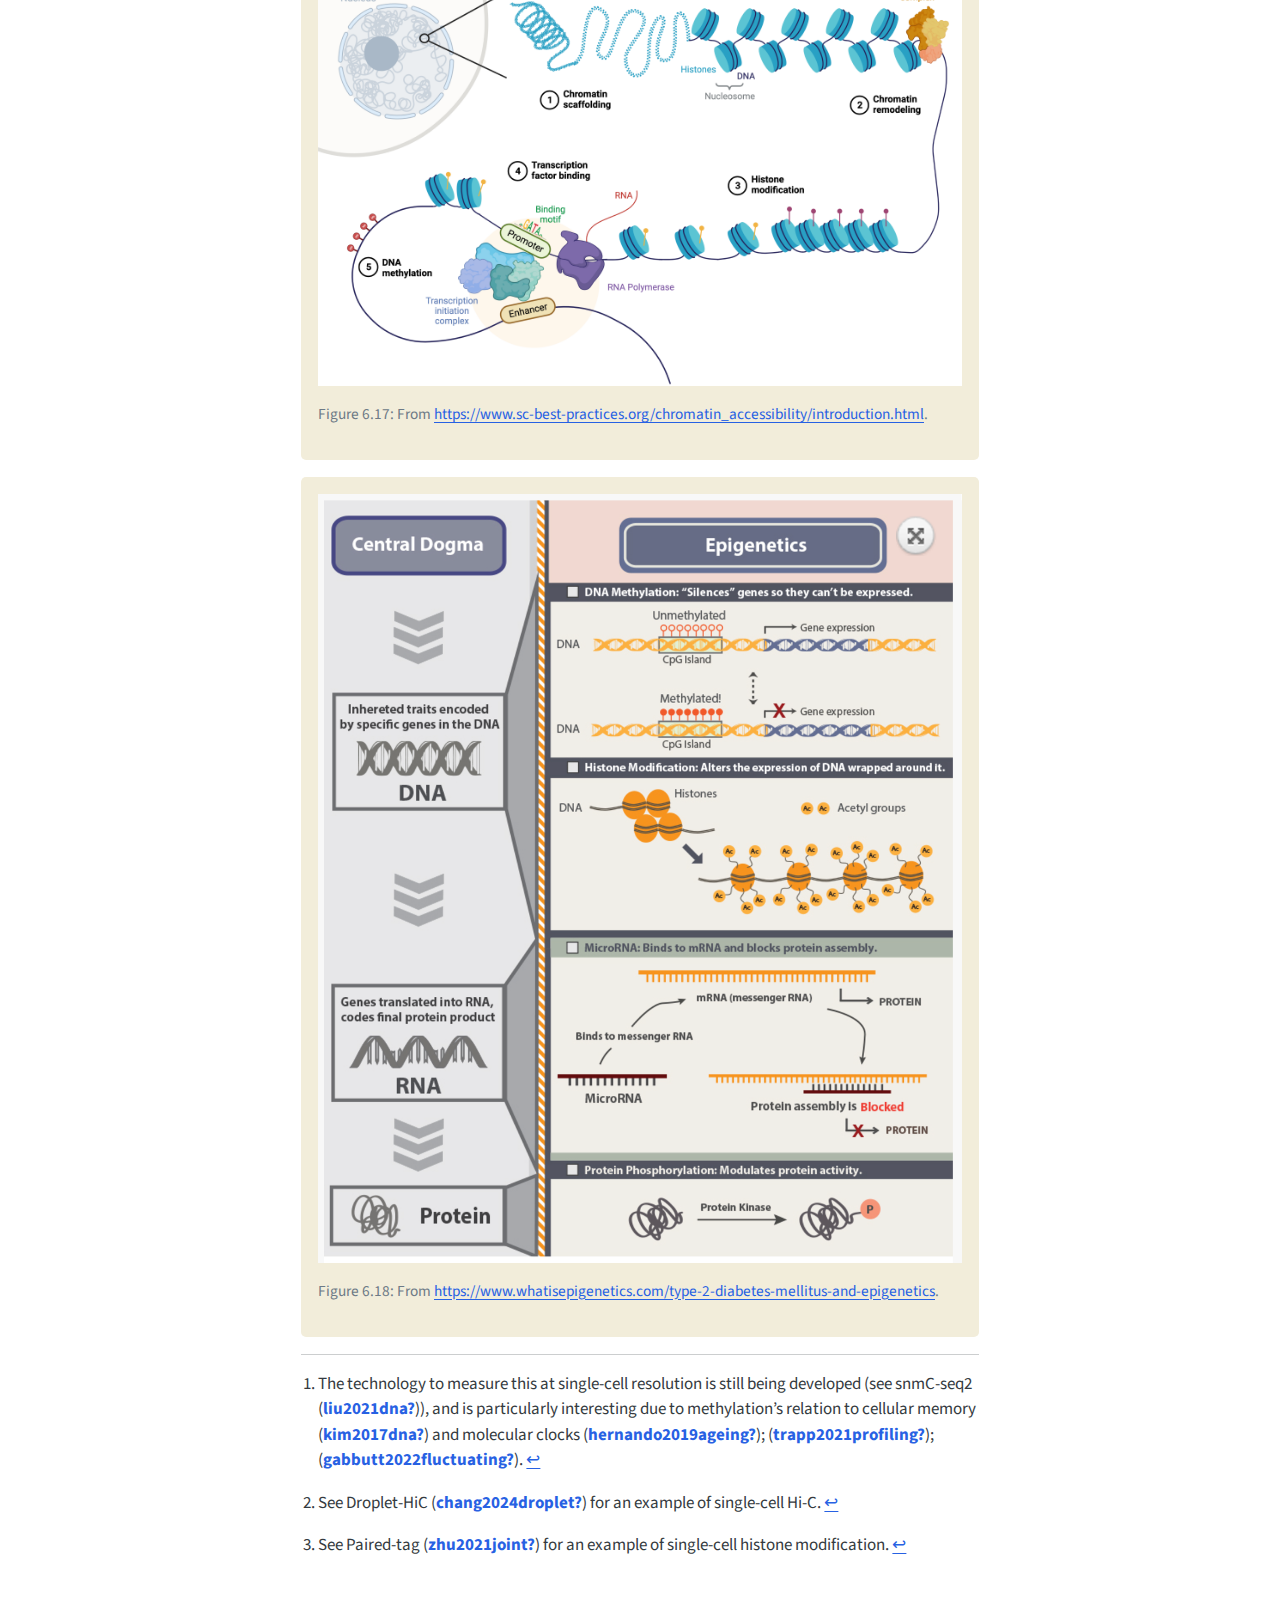
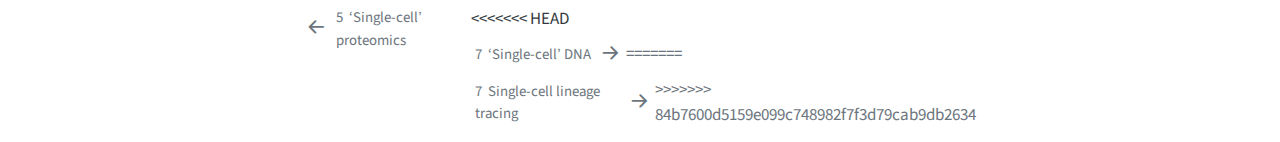
<file: docs/chapter5_epigenetics.html>
<!DOCTYPE html>
<html xmlns="http://www.w3.org/1999/xhtml" lang="en" xml:lang="en"><head>

<meta charset="utf-8">
<meta name="generator" content="quarto-1.5.57">

<meta name="viewport" content="width=device-width, initial-scale=1.0, user-scalable=yes">


<title>6&nbsp; Single-cell epigenetics – scOmicNotes</title>
<style>
code{white-space: pre-wrap;}
span.smallcaps{font-variant: small-caps;}
div.columns{display: flex; gap: min(4vw, 1.5em);}
div.column{flex: auto; overflow-x: auto;}
div.hanging-indent{margin-left: 1.5em; text-indent: -1.5em;}
ul.task-list{list-style: none;}
ul.task-list li input[type="checkbox"] {
  width: 0.8em;
  margin: 0 0.8em 0.2em -1em; /* quarto-specific, see https://github.com/quarto-dev/quarto-cli/issues/4556 */ 
  vertical-align: middle;
}
/* CSS for citations */
div.csl-bib-body { }
div.csl-entry {
  clear: both;
  margin-bottom: 0em;
}
.hanging-indent div.csl-entry {
  margin-left:2em;
  text-indent:-2em;
}
div.csl-left-margin {
  min-width:2em;
  float:left;
}
div.csl-right-inline {
  margin-left:2em;
  padding-left:1em;
}
div.csl-indent {
  margin-left: 2em;
}</style>


<script src="site_libs/quarto-nav/quarto-nav.js"></script>
<script src="site_libs/quarto-nav/headroom.min.js"></script>
<script src="site_libs/clipboard/clipboard.min.js"></script>
<script src="site_libs/quarto-search/autocomplete.umd.js"></script>
<script src="site_libs/quarto-search/fuse.min.js"></script>
<script src="site_libs/quarto-search/quarto-search.js"></script>
<meta name="quarto:offset" content="./">
<<<<<<< HEAD
<link href="./chapter6_dna.html" rel="next">
=======
<link href="./chapter8_lineage.html" rel="next">
>>>>>>> 84b7600d5159e099c748982f7f3d79cab9db2634
<link href="./chapter4_protein.html" rel="prev">
<script src="site_libs/quarto-html/quarto.js"></script>
<script src="site_libs/quarto-html/popper.min.js"></script>
<script src="site_libs/quarto-html/tippy.umd.min.js"></script>
<script src="site_libs/quarto-html/anchor.min.js"></script>
<link href="site_libs/quarto-html/tippy.css" rel="stylesheet">
<link href="site_libs/quarto-html/quarto-syntax-highlighting.css" rel="stylesheet" id="quarto-text-highlighting-styles">
<script src="site_libs/bootstrap/bootstrap.min.js"></script>
<link href="site_libs/bootstrap/bootstrap-icons.css" rel="stylesheet">
<link href="site_libs/bootstrap/bootstrap.min.css" rel="stylesheet" id="quarto-bootstrap" data-mode="light">
<script id="quarto-search-options" type="application/json">{
  "location": "sidebar",
  "copy-button": false,
  "collapse-after": 3,
  "panel-placement": "start",
  "type": "textbox",
  "limit": 50,
  "keyboard-shortcut": [
    "f",
    "/",
    "s"
  ],
  "show-item-context": false,
  "language": {
    "search-no-results-text": "No results",
    "search-matching-documents-text": "matching documents",
    "search-copy-link-title": "Copy link to search",
    "search-hide-matches-text": "Hide additional matches",
    "search-more-match-text": "more match in this document",
    "search-more-matches-text": "more matches in this document",
    "search-clear-button-title": "Clear",
    "search-text-placeholder": "",
    "search-detached-cancel-button-title": "Cancel",
    "search-submit-button-title": "Submit",
    "search-label": "Search"
  }
}</script>


<link rel="stylesheet" href="styles.css">
</head>

<body class="nav-sidebar floating">

<div id="quarto-search-results"></div>
  <header id="quarto-header" class="headroom fixed-top">
  <nav class="quarto-secondary-nav">
    <div class="container-fluid d-flex">
      <button type="button" class="quarto-btn-toggle btn" data-bs-toggle="collapse" role="button" data-bs-target=".quarto-sidebar-collapse-item" aria-controls="quarto-sidebar" aria-expanded="false" aria-label="Toggle sidebar navigation" onclick="if (window.quartoToggleHeadroom) { window.quartoToggleHeadroom(); }">
        <i class="bi bi-layout-text-sidebar-reverse"></i>
      </button>
        <nav class="quarto-page-breadcrumbs" aria-label="breadcrumb"><ol class="breadcrumb"><li class="breadcrumb-item"><a href="./chapter5_epigenetics.html"><span class="chapter-number">6</span>&nbsp; <span class="chapter-title">Single-cell epigenetics</span></a></li></ol></nav>
        <a class="flex-grow-1" role="navigation" data-bs-toggle="collapse" data-bs-target=".quarto-sidebar-collapse-item" aria-controls="quarto-sidebar" aria-expanded="false" aria-label="Toggle sidebar navigation" onclick="if (window.quartoToggleHeadroom) { window.quartoToggleHeadroom(); }">      
        </a>
      <button type="button" class="btn quarto-search-button" aria-label="Search" onclick="window.quartoOpenSearch();">
        <i class="bi bi-search"></i>
      </button>
    </div>
  </nav>
</header>
<!-- content -->
<div id="quarto-content" class="quarto-container page-columns page-rows-contents page-layout-article">
<!-- sidebar -->
  <nav id="quarto-sidebar" class="sidebar collapse collapse-horizontal quarto-sidebar-collapse-item sidebar-navigation floating overflow-auto">
    <div class="pt-lg-2 mt-2 text-left sidebar-header">
    <div class="sidebar-title mb-0 py-0">
      <a href="./">scOmicNotes</a> 
    </div>
      </div>
        <div class="mt-2 flex-shrink-0 align-items-center">
        <div class="sidebar-search">
        <div id="quarto-search" class="" title="Search"></div>
        </div>
        </div>
    <div class="sidebar-menu-container"> 
    <ul class="list-unstyled mt-1">
        <li class="sidebar-item">
  <div class="sidebar-item-container"> 
  <a href="./index.html" class="sidebar-item-text sidebar-link">
 <span class="menu-text"><span class="chapter-number">1</span>&nbsp; <span class="chapter-title">Preface-nello version</span></span></a>
  </div>
</li>
        <li class="sidebar-item">
  <div class="sidebar-item-container"> 
  <a href="./chapter1_intro.html" class="sidebar-item-text sidebar-link">
 <span class="menu-text"><span class="chapter-number">2</span>&nbsp; <span class="chapter-title">Introduction</span></span></a>
  </div>
</li>
        <li class="sidebar-item">
  <div class="sidebar-item-container"> 
  <a href="./chapter2_sequencing.html" class="sidebar-item-text sidebar-link">
 <span class="menu-text"><span class="chapter-number">3</span>&nbsp; <span class="chapter-title">Single-cell sequencing</span></span></a>
  </div>
</li>
        <li class="sidebar-item">
  <div class="sidebar-item-container"> 
  <a href="./chapter3_rna.html" class="sidebar-item-text sidebar-link">
 <span class="menu-text"><span class="chapter-number">4</span>&nbsp; <span class="chapter-title">Single-cell RNA-sequencing</span></span></a>
  </div>
</li>
        <li class="sidebar-item">
  <div class="sidebar-item-container"> 
  <a href="./chapter4_protein.html" class="sidebar-item-text sidebar-link">
 <span class="menu-text"><span class="chapter-number">5</span>&nbsp; <span class="chapter-title">‘Single-cell’ proteomics</span></span></a>
  </div>
</li>
        <li class="sidebar-item">
  <div class="sidebar-item-container"> 
  <a href="./chapter5_epigenetics.html" class="sidebar-item-text sidebar-link active">
 <span class="menu-text"><span class="chapter-number">6</span>&nbsp; <span class="chapter-title">Single-cell epigenetics</span></span></a>
  </div>
</li>
        <li class="sidebar-item">
  <div class="sidebar-item-container"> 
<<<<<<< HEAD
  <a href="./chapter6_dna.html" class="sidebar-item-text sidebar-link">
 <span class="menu-text"><span class="chapter-number">7</span>&nbsp; <span class="chapter-title">‘Single-cell’ DNA</span></span></a>
  </div>
</li>
        <li class="sidebar-item">
  <div class="sidebar-item-container"> 
  <a href="./chapter7_crispr.html" class="sidebar-item-text sidebar-link">
 <span class="menu-text"><span class="chapter-number">8</span>&nbsp; <span class="chapter-title">Single-cell CRISPR editting</span></span></a>
  </div>
</li>
        <li class="sidebar-item">
  <div class="sidebar-item-container"> 
  <a href="./chapter8_lineage.html" class="sidebar-item-text sidebar-link">
 <span class="menu-text"><span class="chapter-number">9</span>&nbsp; <span class="chapter-title">Single-cell lineage tracing</span></span></a>
  </div>
</li>
        <li class="sidebar-item">
  <div class="sidebar-item-container"> 
  <a href="./chapter9_spatial.html" class="sidebar-item-text sidebar-link">
 <span class="menu-text"><span class="chapter-number">10</span>&nbsp; <span class="chapter-title">‘Single-cell’ spatial transcriptomics</span></span></a>
=======
  <a href="./chapter8_lineage.html" class="sidebar-item-text sidebar-link">
 <span class="menu-text"><span class="chapter-number">7</span>&nbsp; <span class="chapter-title">Single-cell lineage tracing</span></span></a>
>>>>>>> 84b7600d5159e099c748982f7f3d79cab9db2634
  </div>
</li>
        <li class="sidebar-item">
  <div class="sidebar-item-container"> 
  <a href="./references.html" class="sidebar-item-text sidebar-link">
 <span class="menu-text">References</span></a>
  </div>
</li>
    </ul>
    </div>
</nav>
<div id="quarto-sidebar-glass" class="quarto-sidebar-collapse-item" data-bs-toggle="collapse" data-bs-target=".quarto-sidebar-collapse-item"></div>
<!-- margin-sidebar -->
    <div id="quarto-margin-sidebar" class="sidebar margin-sidebar">
        <nav id="TOC" role="doc-toc" class="toc-active">
    <h2 id="toc-title">Table of contents</h2>
   
  <ul>
  <li><a href="#primer-on-the-genome-epigenetics-and-enhancers" id="toc-primer-on-the-genome-epigenetics-and-enhancers" class="nav-link active" data-scroll-target="#primer-on-the-genome-epigenetics-and-enhancers"><span class="header-section-number">6.1</span> Primer on the genome, epigenetics, and enhancers</a></li>
  <li><a href="#the-zoo-of-epigenetic-modalities" id="toc-the-zoo-of-epigenetic-modalities" class="nav-link" data-scroll-target="#the-zoo-of-epigenetic-modalities"><span class="header-section-number">6.2</span> The zoo of epigenetic modalities</a></li>
  </ul>
</nav>
    </div>
<!-- main -->
<main class="content" id="quarto-document-content">

<header id="title-block-header" class="quarto-title-block default">
<div class="quarto-title">
<h1 class="title"><span class="chapter-number">6</span>&nbsp; <span class="chapter-title">Single-cell epigenetics</span></h1>
<p class="subtitle lead">Transcription factor scoring, diagonal integration, gene regulatory networks</p>
</div>



<div class="quarto-title-meta">

    
  
    
  </div>
  


</header>


<section id="primer-on-the-genome-epigenetics-and-enhancers" class="level2" data-number="6.1">
<h2 data-number="6.1" class="anchored" data-anchor-id="primer-on-the-genome-epigenetics-and-enhancers"><span class="header-section-number">6.1</span> Primer on the genome, epigenetics, and enhancers</h2>
<p>The genome is the complete set of DNA within an organism, encoding the instructions for life. While every cell in an organism typically contains the same genome, different cells exhibit distinct phenotypes and functions. This diversity arises not from changes in the underlying DNA sequence but from epigenetic regulation—heritable modifications that influence gene expression without altering the DNA itself. Epigenetics includes processes like DNA methylation, histone modification, and chromatin accessibility, all of which contribute to the dynamic regulation of gene activity in response to developmental cues and environmental signals.</p>
<p>Enhancers play a critical role in this regulatory landscape. These are DNA sequences that, while not coding for proteins themselves, can dramatically increase the transcription of target genes. Enhancers act by binding specific transcription factors, proteins that recognize and attach to DNA sequences to regulate gene expression. Some transcription factors require assistance from chaperone proteins, which ensure their proper folding and functionality, or pioneer proteins, which can access and open tightly packed chromatin to allow other factors to bind. This interplay highlights the complexity of the regulatory machinery that governs cellular function. See <a href="#fig-enhancer-promoter1" class="quarto-xref">Figure&nbsp;<span>6.1</span></a> and <a href="#fig-enhancer-promoter2" class="quarto-xref">Figure&nbsp;<span>6.2</span></a> to appreciate how complex this machinery is.</p>
<div class="block">
<div id="fig-enhancer-promoter1" class="quarto-float quarto-figure quarto-figure-center anchored" data-fig-align="center">
<figure class="quarto-float quarto-float-fig figure">
<div aria-describedby="fig-enhancer-promoter1-caption-0ceaefa1-69ba-4598-a22c-09a6ac19f8ca">
<img src="fig/chap5/enhancer-promoter.png" class="img-fluid quarto-figure quarto-figure-center figure-img" style="width:100.0%">
</div>
<figcaption class="quarto-float-caption-bottom quarto-float-caption quarto-float-fig" id="fig-enhancer-promoter1-caption-0ceaefa1-69ba-4598-a22c-09a6ac19f8ca">
Figure&nbsp;6.1: From <span class="citation" data-cites="ito2022factors">Ito et al. (<a href="references.html#ref-ito2022factors" role="doc-biblioref">2022</a>)</span>.
</figcaption>
</figure>
</div>
</div>
<div class="block">
<div id="fig-enhancer-promoter2" class="quarto-float quarto-figure quarto-figure-center anchored" data-fig-align="center">
<figure class="quarto-float quarto-float-fig figure">
<div aria-describedby="fig-enhancer-promoter2-caption-0ceaefa1-69ba-4598-a22c-09a6ac19f8ca">
<img src="fig/chap5/enhancer.png" class="img-fluid quarto-figure quarto-figure-center figure-img" style="width:100.0%">
</div>
<figcaption class="quarto-float-caption-bottom quarto-float-caption quarto-float-fig" id="fig-enhancer-promoter2-caption-0ceaefa1-69ba-4598-a22c-09a6ac19f8ca">
Figure&nbsp;6.2: From <span class="citation" data-cites="claringbould2021enhancers">Claringbould and Zaugg (<a href="references.html#ref-claringbould2021enhancers" role="doc-biblioref">2021</a>)</span>.
</figcaption>
</figure>
</div>
</div>
</section>
<section id="the-zoo-of-epigenetic-modalities" class="level2" data-number="6.2">
<h2 data-number="6.2" class="anchored" data-anchor-id="the-zoo-of-epigenetic-modalities"><span class="header-section-number">6.2</span> The zoo of epigenetic modalities</h2>
<p>Epigenetics encompasses a vast array of molecular mechanisms that regulate gene expression without altering the underlying DNA sequence. These mechanisms include modifications to DNA, RNA, chromatin, and the spatial organization of the genome, collectively forming a complex regulatory landscape. Below are some of the key modalities studied in epigenetics:</p>
<ul>
<li><p><strong>DNA Accessibility</strong>: Techniques like ATAC-seq and DNase-seq measure how accessible DNA is to transcription factors and other regulatory proteins. Accessible regions often overlap with promoters and enhancers, providing critical insights into gene regulation. (This is what we’ll focus on this chapter.)</p></li>
<li><p><strong>DNA Methylation</strong><a href="#fn1" class="footnote-ref" id="fnref1" role="doc-noteref"><sup>1</sup></a>: This modification, typically at cytosines in CpG dinucleotides, is a key epigenetic mark associated with gene silencing. Tools like bisulfite sequencing are used to map methylation patterns across the genome, revealing their roles in development and disease. See <a href="#fig-methylation1-1" class="quarto-xref">Figure&nbsp;<span>6.3</span></a>.</p></li>
</ul>
<div class="block">
<div id="fig-methylation1-1" class="quarto-float quarto-figure quarto-figure-center anchored" data-fig-align="center">
<figure class="quarto-float quarto-float-fig figure">
<div aria-describedby="fig-methylation1-1-caption-0ceaefa1-69ba-4598-a22c-09a6ac19f8ca">
<img src="fig/chap5/methylation1.png" class="img-fluid quarto-figure quarto-figure-center figure-img" style="width:100.0%">
</div>
<figcaption class="quarto-float-caption-bottom quarto-float-caption quarto-float-fig" id="fig-methylation1-1-caption-0ceaefa1-69ba-4598-a22c-09a6ac19f8ca">
Figure&nbsp;6.3: From <span class="citation" data-cites="gauba2021immunomodulation">(<a href="references.html#ref-gauba2021immunomodulation" role="doc-biblioref"><strong>gauba2021immunomodulation?</strong></a>)</span>.
</figcaption>
</figure>
</div>
</div>
<div class="block">
<div id="fig-methylation1-2" class="quarto-float quarto-figure quarto-figure-center anchored" data-fig-align="center">
<figure class="quarto-float quarto-float-fig figure">
<div aria-describedby="fig-methylation1-2-caption-0ceaefa1-69ba-4598-a22c-09a6ac19f8ca">
<img src="fig/chap5/methylation2.png" class="img-fluid quarto-figure quarto-figure-center figure-img" style="width:100.0%">
</div>
<figcaption class="quarto-float-caption-bottom quarto-float-caption quarto-float-fig" id="fig-methylation1-2-caption-0ceaefa1-69ba-4598-a22c-09a6ac19f8ca">
Figure&nbsp;6.4: From <span class="citation" data-cites="bruggeman2008using">(<a href="references.html#ref-bruggeman2008using" role="doc-biblioref"><strong>bruggeman2008using?</strong></a>)</span>.
</figcaption>
</figure>
</div>
</div>
<ul>
<li><strong>Hi-C and Genome Organization</strong><a href="#fn2" class="footnote-ref" id="fnref2" role="doc-noteref"><sup>2</sup></a>: Hi-C measures chromatin interactions to reveal the three-dimensional structure of the genome. It uncovers features like topologically associating domains (TADs) and enhancer-promoter loops, which are crucial for understanding how spatial organization influences gene regulation. See <a href="#fig-hic1-1" class="quarto-xref">Figure&nbsp;<span>6.5</span></a>.</li>
</ul>
<div class="block">
<div id="fig-hic1-1" class="quarto-float quarto-figure quarto-figure-center anchored" data-fig-align="center">
<figure class="quarto-float quarto-float-fig figure">
<div aria-describedby="fig-hic1-1-caption-0ceaefa1-69ba-4598-a22c-09a6ac19f8ca">
<img src="fig/chap5/hic1.png" class="img-fluid quarto-figure quarto-figure-center figure-img" style="width:100.0%">
</div>
<figcaption class="quarto-float-caption-bottom quarto-float-caption quarto-float-fig" id="fig-hic1-1-caption-0ceaefa1-69ba-4598-a22c-09a6ac19f8ca">
Figure&nbsp;6.5: From <span class="citation" data-cites="ea2015contribution">(<a href="references.html#ref-ea2015contribution" role="doc-biblioref"><strong>ea2015contribution?</strong></a>)</span>.
</figcaption>
</figure>
</div>
</div>
<div class="block">
<div id="fig-hic1-2" class="quarto-float quarto-figure quarto-figure-center anchored" data-fig-align="center">
<figure class="quarto-float quarto-float-fig figure">
<div aria-describedby="fig-hic1-2-caption-0ceaefa1-69ba-4598-a22c-09a6ac19f8ca">
<img src="fig/chap5/hic2.png" class="img-fluid quarto-figure quarto-figure-center figure-img" style="width:100.0%">
</div>
<figcaption class="quarto-float-caption-bottom quarto-float-caption quarto-float-fig" id="fig-hic1-2-caption-0ceaefa1-69ba-4598-a22c-09a6ac19f8ca">
Figure&nbsp;6.6: From <span class="citation" data-cites="liu2021seeing">(<a href="references.html#ref-liu2021seeing" role="doc-biblioref"><strong>liu2021seeing?</strong></a>)</span>.
</figcaption>
</figure>
</div>
</div>
<ul>
<li><strong>Histone Modifications</strong><a href="#fn3" class="footnote-ref" id="fnref3" role="doc-noteref"><sup>3</sup></a>: Post-translational modifications, such as acetylation, methylation, and phosphorylation, occur on histone proteins and regulate chromatin structure. Techniques like ChIP-seq and the newer Cut &amp; Tag method are used to map these modifications and their role in gene expression at the bulk level. See <a href="#fig-histone1" class="quarto-xref">Figure&nbsp;<span>6.7</span></a>.</li>
</ul>
<div class="block">
<div id="fig-histone1" class="quarto-float quarto-figure quarto-figure-center anchored" data-fig-align="center">
<figure class="quarto-float quarto-float-fig figure">
<div aria-describedby="fig-histone1-caption-0ceaefa1-69ba-4598-a22c-09a6ac19f8ca">
<img src="fig/chap5/histone1.png" class="img-fluid quarto-figure quarto-figure-center figure-img" style="width:100.0%">
</div>
<figcaption class="quarto-float-caption-bottom quarto-float-caption quarto-float-fig" id="fig-histone1-caption-0ceaefa1-69ba-4598-a22c-09a6ac19f8ca">
Figure&nbsp;6.7: From <a href="https://opened.cuny.edu/courseware/lesson/684/student/?section=2" class="uri">https://opened.cuny.edu/courseware/lesson/684/student/?section=2</a>.
</figcaption>
</figure>
</div>
</div>
<div class="block">
<div id="fig-histone2" class="quarto-float quarto-figure quarto-figure-center anchored" data-fig-align="center">
<figure class="quarto-float quarto-float-fig figure">
<div aria-describedby="fig-histone2-caption-0ceaefa1-69ba-4598-a22c-09a6ac19f8ca">
<img src="fig/chap5/histone2.png" class="img-fluid quarto-figure quarto-figure-center figure-img" style="width:100.0%">
</div>
<figcaption class="quarto-float-caption-bottom quarto-float-caption quarto-float-fig" id="fig-histone2-caption-0ceaefa1-69ba-4598-a22c-09a6ac19f8ca">
Figure&nbsp;6.8: From <span class="citation" data-cites="steinbach2017pten">(<a href="references.html#ref-steinbach2017pten" role="doc-biblioref"><strong>steinbach2017pten?</strong></a>)</span>. (Note: This is an example of the “canonical” functions of common histone modifications. This is by no means exhaustive and guaranteed to hold true for all biological systems.)
</figcaption>
</figure>
</div>
</div>
<p>Some of you might be interested: Personally, I think one of the fascinating concepts based on histone modifications is <em>bivalent chromatin</em> (essentially, chromatin that is wrapped in such a way that is simultaneously activated and silenced), see <a href="#fig-bivalent1-1" class="quarto-xref">Figure&nbsp;<span>6.9</span></a>. It’s a particularly curious phenomenon that entire labs dedicate themselves to studying. See <span class="citation" data-cites="blanco2020bivalent">(<a href="references.html#ref-blanco2020bivalent" role="doc-biblioref"><strong>blanco2020bivalent?</strong></a>)</span> for an overview why this mechanism might be “beneficial.”</p>
<div class="block">
<div id="fig-bivalent1-1" class="quarto-float quarto-figure quarto-figure-center anchored" data-fig-align="center">
<figure class="quarto-float quarto-float-fig figure">
<div aria-describedby="fig-bivalent1-1-caption-0ceaefa1-69ba-4598-a22c-09a6ac19f8ca">
<img src="fig/chap5/bivalent1.png" class="img-fluid quarto-figure quarto-figure-center figure-img" style="width:100.0%">
</div>
<figcaption class="quarto-float-caption-bottom quarto-float-caption quarto-float-fig" id="fig-bivalent1-1-caption-0ceaefa1-69ba-4598-a22c-09a6ac19f8ca">
Figure&nbsp;6.9: From <span class="citation" data-cites="macrae2023regulation">(<a href="references.html#ref-macrae2023regulation" role="doc-biblioref"><strong>macrae2023regulation?</strong></a>)</span>.
</figcaption>
</figure>
</div>
</div>
<div class="block">
<div id="fig-bivalent1-2" class="quarto-float quarto-figure quarto-figure-center anchored" data-fig-align="center">
<figure class="quarto-float quarto-float-fig figure">
<div aria-describedby="fig-bivalent1-2-caption-0ceaefa1-69ba-4598-a22c-09a6ac19f8ca">
<img src="fig/chap5/bivalent2.png" class="img-fluid quarto-figure quarto-figure-center figure-img" style="width:100.0%">
</div>
<figcaption class="quarto-float-caption-bottom quarto-float-caption quarto-float-fig" id="fig-bivalent1-2-caption-0ceaefa1-69ba-4598-a22c-09a6ac19f8ca">
Figure&nbsp;6.10: From <span class="citation" data-cites="glancy2024bivalent">(<a href="references.html#ref-glancy2024bivalent" role="doc-biblioref"><strong>glancy2024bivalent?</strong></a>)</span>.
</figcaption>
</figure>
</div>
</div>
<ul>
<li><strong>RNA Modifications (m6A and Pseudouridine)</strong>: Modifications like N6-methyladenosine (m6A) and pseudouridine occur on RNA molecules and are involved in processes like splicing, translation, and mRNA decay. See <a href="#fig-pseudouridine" class="quarto-xref">Figure&nbsp;<span>6.11</span></a> for what pseudouridine is, i.e., “a rotation of the uridine molecule.” These modifications add an epitranscriptomic layer to gene regulation.</li>
</ul>
<div class="block">
<div id="fig-pseudouridine" class="quarto-float quarto-figure quarto-figure-center anchored" data-fig-align="center">
<figure class="quarto-float quarto-float-fig figure">
<div aria-describedby="fig-pseudouridine-caption-0ceaefa1-69ba-4598-a22c-09a6ac19f8ca">
<img src="fig/chap5/pseudouridine.png" class="img-fluid quarto-figure quarto-figure-center figure-img" style="width:100.0%">
</div>
<figcaption class="quarto-float-caption-bottom quarto-float-caption quarto-float-fig" id="fig-pseudouridine-caption-0ceaefa1-69ba-4598-a22c-09a6ac19f8ca">
Figure&nbsp;6.11: From <span class="citation" data-cites="hamma2006pseudouridine">(<a href="references.html#ref-hamma2006pseudouridine" role="doc-biblioref"><strong>hamma2006pseudouridine?</strong></a>)</span> about pseudouridine.
</figcaption>
</figure>
</div>
</div>
<ul>
<li><strong>Untranslated Regions (UTRs)</strong>: Before talking about UTRs, it’s probably good to review what an mRNA fragment “looks like” at the different stages of transcription and translation, see <a href="#fig-utr2" class="quarto-xref">Figure&nbsp;<span>6.12</span></a>. The 5′ and 3′ UTRs contain regulatory elements that influence mRNA stability, localization, and translation efficiency. The 3′ UTR, in particular, serves as a binding platform for RNA-binding proteins and microRNAs, providing an additional layer of post-transcriptional gene regulation.</li>
</ul>
<div class="block">
<div id="fig-utr2" class="quarto-float quarto-figure quarto-figure-center anchored" data-fig-align="center">
<figure class="quarto-float quarto-float-fig figure">
<div aria-describedby="fig-utr2-caption-0ceaefa1-69ba-4598-a22c-09a6ac19f8ca">
<img src="fig/chap5/utr2.png" class="img-fluid quarto-figure quarto-figure-center figure-img" style="width:100.0%">
</div>
<figcaption class="quarto-float-caption-bottom quarto-float-caption quarto-float-fig" id="fig-utr2-caption-0ceaefa1-69ba-4598-a22c-09a6ac19f8ca">
Figure&nbsp;6.12: From <span class="citation" data-cites="niazi2023rna">(<a href="references.html#ref-niazi2023rna" role="doc-biblioref"><strong>niazi2023rna?</strong></a>)</span>. Notice the splicing (i.e., “removal” of the introns – see <em>Alternative Splicing</em> below) and that the protein-coding region is <em>not</em> the only part of the mRNA transcript – there are also the UTRs and poly-A tail. <strong>NOTE</strong>: The transcription start site (TSS) is <em>not</em> the same place as the promoter. The promoter is usually an un-transcribed region upstream of the TSS, while the TSS is where transcription actually starts.
</figcaption>
</figure>
</div>
</div>
<div class="block">
<div id="fig-utr1" class="quarto-float quarto-figure quarto-figure-center anchored" data-fig-align="center">
<figure class="quarto-float quarto-float-fig figure">
<div aria-describedby="fig-utr1-caption-0ceaefa1-69ba-4598-a22c-09a6ac19f8ca">
<img src="fig/chap5/utr1.png" class="img-fluid quarto-figure quarto-figure-center figure-img" style="width:100.0%">
</div>
<figcaption class="quarto-float-caption-bottom quarto-float-caption quarto-float-fig" id="fig-utr1-caption-0ceaefa1-69ba-4598-a22c-09a6ac19f8ca">
Figure&nbsp;6.13: From <span class="citation" data-cites="mignone2002untranslated">(<a href="references.html#ref-mignone2002untranslated" role="doc-biblioref"><strong>mignone2002untranslated?</strong></a>)</span>.
</figcaption>
</figure>
</div>
</div>
<div class="block">
<div id="fig-utr3" class="quarto-float quarto-figure quarto-figure-center anchored" data-fig-align="center">
<figure class="quarto-float quarto-float-fig figure">
<div aria-describedby="fig-utr3-caption-0ceaefa1-69ba-4598-a22c-09a6ac19f8ca">
<img src="fig/chap5/utr3.png" class="img-fluid quarto-figure quarto-figure-center figure-img" style="width:100.0%">
</div>
<figcaption class="quarto-float-caption-bottom quarto-float-caption quarto-float-fig" id="fig-utr3-caption-0ceaefa1-69ba-4598-a22c-09a6ac19f8ca">
Figure&nbsp;6.14: From <a href="https://www.cambio.co.uk/9/257/applications/methods/in-vitro-transcription/mrna-therapeutics/" class="uri">https://www.cambio.co.uk/9/257/applications/methods/in-vitro-transcription/mrna-therapeutics/</a>.
</figcaption>
</figure>
</div>
</div>
<ul>
<li><strong>Alternative Splicing</strong>: This post-transcriptional process generates multiple mRNA isoforms from the same gene, expanding the proteomic diversity, see <a href="#fig-alternativesplicing1" class="quarto-xref">Figure&nbsp;<span>6.15</span></a>. <strong>This is a combinatorial explosion of isoforms.</strong> While not traditionally classified as epigenetic, splicing often intersects with chromatin modifications and RNA-binding proteins, blurring the lines between transcriptional and post-transcriptional regulation.</li>
</ul>
<div class="block">
<div id="fig-alternativesplicing1" class="quarto-float quarto-figure quarto-figure-center anchored" data-fig-align="center">
<figure class="quarto-float quarto-float-fig figure">
<div aria-describedby="fig-alternativesplicing1-caption-0ceaefa1-69ba-4598-a22c-09a6ac19f8ca">
<img src="fig/chap5/alternativesplicing1.png" class="img-fluid quarto-figure quarto-figure-center figure-img" style="width:100.0%">
</div>
<figcaption class="quarto-float-caption-bottom quarto-float-caption quarto-float-fig" id="fig-alternativesplicing1-caption-0ceaefa1-69ba-4598-a22c-09a6ac19f8ca">
Figure&nbsp;6.15: From <span class="citation" data-cites="chen2015alternative">(<a href="references.html#ref-chen2015alternative" role="doc-biblioref"><strong>chen2015alternative?</strong></a>)</span>.
</figcaption>
</figure>
</div>
</div>
<ul>
<li><strong>Alternative Polyadenylation (APA)</strong>: APA generates transcript isoforms with different 3′ ends, affecting mRNA stability, localization, and translation, see <a href="#fig-apa1" class="quarto-xref">Figure&nbsp;<span>6.16</span></a>. By selecting distinct cleavage sites, APA alters the <em>3′ UTR length</em> without affecting the poly-A tail itself, thereby modulating interactions with regulatory factors such as microRNAs and RNA-binding proteins.</li>
</ul>
<div class="block">
<div id="fig-apa1" class="quarto-float quarto-figure quarto-figure-center anchored" data-fig-align="center">
<figure class="quarto-float quarto-float-fig figure">
<div aria-describedby="fig-apa1-caption-0ceaefa1-69ba-4598-a22c-09a6ac19f8ca">
<img src="fig/chap5/apa1.png" class="img-fluid quarto-figure quarto-figure-center figure-img" style="width:100.0%">
</div>
<figcaption class="quarto-float-caption-bottom quarto-float-caption quarto-float-fig" id="fig-apa1-caption-0ceaefa1-69ba-4598-a22c-09a6ac19f8ca">
Figure&nbsp;6.16: From <span class="citation" data-cites="li2022population">Li et al. (<a href="references.html#ref-li2022population" role="doc-biblioref">2022</a>)</span>.
</figcaption>
</figure>
</div>
</div>
<p>Efforts like the ENCODE project (<a href="https://pmc.ncbi.nlm.nih.gov/articles/PMC7061942/" class="uri">https://pmc.ncbi.nlm.nih.gov/articles/PMC7061942/</a>) have systematically mapped these modalities across cell types and tissues, creating a comprehensive resource for understanding genome function. ENCODE has provided invaluable datasets on DNA accessibility, histone modifications, and RNA-binding proteins, enabling researchers to uncover how epigenetic and transcriptomic layers work together to drive cellular processes.</p>
<p>Finally, tools like MPRA (Massively Parallel Reporter Assays) are revolutionizing how we study enhancers and regulatory sequences. MPRA allows researchers to test thousands of DNA fragments for their regulatory activity, providing functional validation for epigenetic marks. This growing zoo of modalities continues to expand our understanding of how the genome is dynamically regulated in health and disease.</p>
<p>See <a href="#fig-epigenetic2-1" class="quarto-xref">Figure&nbsp;<span>6.17</span></a> for some courageous figures that try to display multiple types of epigenetic modifications all at once. See <span class="citation" data-cites="lim2024advances">(<a href="references.html#ref-lim2024advances" role="doc-biblioref"><strong>lim2024advances?</strong></a>)</span> for a broad overview about the different types of technologies to sequence different omics and layers of epigenetics, and how they are getting computationally put together.</p>
<div class="block">
<div id="fig-epigenetic2-1" class="quarto-float quarto-figure quarto-figure-center anchored" data-fig-align="center">
<figure class="quarto-float quarto-float-fig figure">
<div aria-describedby="fig-epigenetic2-1-caption-0ceaefa1-69ba-4598-a22c-09a6ac19f8ca">
<img src="fig/chap5/epigenetic2.png" class="img-fluid quarto-figure quarto-figure-center figure-img" style="width:100.0%">
</div>
<figcaption class="quarto-float-caption-bottom quarto-float-caption quarto-float-fig" id="fig-epigenetic2-1-caption-0ceaefa1-69ba-4598-a22c-09a6ac19f8ca">
Figure&nbsp;6.17: From <a href="https://www.sc-best-practices.org/chromatin_accessibility/introduction.html" class="uri">https://www.sc-best-practices.org/chromatin_accessibility/introduction.html</a>.
</figcaption>
</figure>
</div>
</div>
<div class="block">
<div id="fig-epigenetic2-2" class="quarto-float quarto-figure quarto-figure-center anchored" data-fig-align="center">
<figure class="quarto-float quarto-float-fig figure">
<div aria-describedby="fig-epigenetic2-2-caption-0ceaefa1-69ba-4598-a22c-09a6ac19f8ca">
<img src="fig/chap5/epigenetic3.png" class="img-fluid quarto-figure quarto-figure-center figure-img" style="width:100.0%">
</div>
<figcaption class="quarto-float-caption-bottom quarto-float-caption quarto-float-fig" id="fig-epigenetic2-2-caption-0ceaefa1-69ba-4598-a22c-09a6ac19f8ca">
Figure&nbsp;6.18: From <a href="https://www.whatisepigenetics.com/type-2-diabetes-mellitus-and-epigenetics" class="uri">https://www.whatisepigenetics.com/type-2-diabetes-mellitus-and-epigenetics</a>.
</figcaption>
</figure>
</div>
</div>


<div id="refs" class="references csl-bib-body hanging-indent" data-entry-spacing="0" role="list" style="display: none">
<div id="ref-claringbould2021enhancers" class="csl-entry" role="listitem">
Claringbould, Annique, and Judith B Zaugg. 2021. <span>“Enhancers in Disease: Molecular Basis and Emerging Treatment Strategies.”</span> <em>Trends in Molecular Medicine</em> 27 (11): 1060–73.
</div>
<div id="ref-ito2022factors" class="csl-entry" role="listitem">
Ito, Shinsuke, Nando Dulal Das, Takashi Umehara, and Haruhiko Koseki. 2022. <span>“Factors and Mechanisms That Influence Chromatin-Mediated Enhancer–Promoter Interactions and Transcriptional Regulation.”</span> <em>Cancers</em> 14 (21): 5404.
</div>
<div id="ref-li2022population" class="csl-entry" role="listitem">
Li, Lei, Yumei Li, Xudong Zou, Fuduan Peng, Ya Cui, Eric J Wagner, and Wei Li. 2022. <span>“Population-Scale Genetic Control of Alternative Polyadenylation and Its Association with Human Diseases.”</span> <em>Quantitative Biology</em> 10 (1): 44–54.
</div>
</div>
</section>
<section id="footnotes" class="footnotes footnotes-end-of-document" role="doc-endnotes">
<hr>
<ol>
<li id="fn1"><p>The technology to measure this at single-cell resolution is still being developed (see snmC-seq2 <span class="citation" data-cites="liu2021dna">(<a href="references.html#ref-liu2021dna" role="doc-biblioref"><strong>liu2021dna?</strong></a>)</span>), and is particularly interesting due to methylation’s relation to cellular memory <span class="citation" data-cites="kim2017dna">(<a href="references.html#ref-kim2017dna" role="doc-biblioref"><strong>kim2017dna?</strong></a>)</span> and molecular clocks <span class="citation" data-cites="hernando2019ageing">(<a href="references.html#ref-hernando2019ageing" role="doc-biblioref"><strong>hernando2019ageing?</strong></a>)</span>; <span class="citation" data-cites="trapp2021profiling">(<a href="references.html#ref-trapp2021profiling" role="doc-biblioref"><strong>trapp2021profiling?</strong></a>)</span>; <span class="citation" data-cites="gabbutt2022fluctuating">(<a href="references.html#ref-gabbutt2022fluctuating" role="doc-biblioref"><strong>gabbutt2022fluctuating?</strong></a>)</span>.<a href="#fnref1" class="footnote-back" role="doc-backlink">↩︎</a></p></li>
<li id="fn2"><p>See Droplet-HiC <span class="citation" data-cites="chang2024droplet">(<a href="references.html#ref-chang2024droplet" role="doc-biblioref"><strong>chang2024droplet?</strong></a>)</span> for an example of single-cell Hi-C.<a href="#fnref2" class="footnote-back" role="doc-backlink">↩︎</a></p></li>
<li id="fn3"><p>See Paired-tag <span class="citation" data-cites="zhu2021joint">(<a href="references.html#ref-zhu2021joint" role="doc-biblioref"><strong>zhu2021joint?</strong></a>)</span> for an example of single-cell histone modification.<a href="#fnref3" class="footnote-back" role="doc-backlink">↩︎</a></p></li>
</ol>
</section>

</main> <!-- /main -->
<script id="quarto-html-after-body" type="application/javascript">
window.document.addEventListener("DOMContentLoaded", function (event) {
  const toggleBodyColorMode = (bsSheetEl) => {
    const mode = bsSheetEl.getAttribute("data-mode");
    const bodyEl = window.document.querySelector("body");
    if (mode === "dark") {
      bodyEl.classList.add("quarto-dark");
      bodyEl.classList.remove("quarto-light");
    } else {
      bodyEl.classList.add("quarto-light");
      bodyEl.classList.remove("quarto-dark");
    }
  }
  const toggleBodyColorPrimary = () => {
    const bsSheetEl = window.document.querySelector("link#quarto-bootstrap");
    if (bsSheetEl) {
      toggleBodyColorMode(bsSheetEl);
    }
  }
  toggleBodyColorPrimary();  
  const icon = "";
  const anchorJS = new window.AnchorJS();
  anchorJS.options = {
    placement: 'right',
    icon: icon
  };
  anchorJS.add('.anchored');
  const isCodeAnnotation = (el) => {
    for (const clz of el.classList) {
      if (clz.startsWith('code-annotation-')) {                     
        return true;
      }
    }
    return false;
  }
  const onCopySuccess = function(e) {
    // button target
    const button = e.trigger;
    // don't keep focus
    button.blur();
    // flash "checked"
    button.classList.add('code-copy-button-checked');
    var currentTitle = button.getAttribute("title");
    button.setAttribute("title", "Copied!");
    let tooltip;
    if (window.bootstrap) {
      button.setAttribute("data-bs-toggle", "tooltip");
      button.setAttribute("data-bs-placement", "left");
      button.setAttribute("data-bs-title", "Copied!");
      tooltip = new bootstrap.Tooltip(button, 
        { trigger: "manual", 
          customClass: "code-copy-button-tooltip",
          offset: [0, -8]});
      tooltip.show();    
    }
    setTimeout(function() {
      if (tooltip) {
        tooltip.hide();
        button.removeAttribute("data-bs-title");
        button.removeAttribute("data-bs-toggle");
        button.removeAttribute("data-bs-placement");
      }
      button.setAttribute("title", currentTitle);
      button.classList.remove('code-copy-button-checked');
    }, 1000);
    // clear code selection
    e.clearSelection();
  }
  const getTextToCopy = function(trigger) {
      const codeEl = trigger.previousElementSibling.cloneNode(true);
      for (const childEl of codeEl.children) {
        if (isCodeAnnotation(childEl)) {
          childEl.remove();
        }
      }
      return codeEl.innerText;
  }
  const clipboard = new window.ClipboardJS('.code-copy-button:not([data-in-quarto-modal])', {
    text: getTextToCopy
  });
  clipboard.on('success', onCopySuccess);
  if (window.document.getElementById('quarto-embedded-source-code-modal')) {
    // For code content inside modals, clipBoardJS needs to be initialized with a container option
    // TODO: Check when it could be a function (https://github.com/zenorocha/clipboard.js/issues/860)
    const clipboardModal = new window.ClipboardJS('.code-copy-button[data-in-quarto-modal]', {
      text: getTextToCopy,
      container: window.document.getElementById('quarto-embedded-source-code-modal')
    });
    clipboardModal.on('success', onCopySuccess);
  }
    var localhostRegex = new RegExp(/^(?:http|https):\/\/localhost\:?[0-9]*\//);
    var mailtoRegex = new RegExp(/^mailto:/);
      var filterRegex = new RegExp('/' + window.location.host + '/');
    var isInternal = (href) => {
        return filterRegex.test(href) || localhostRegex.test(href) || mailtoRegex.test(href);
    }
    // Inspect non-navigation links and adorn them if external
 	var links = window.document.querySelectorAll('a[href]:not(.nav-link):not(.navbar-brand):not(.toc-action):not(.sidebar-link):not(.sidebar-item-toggle):not(.pagination-link):not(.no-external):not([aria-hidden]):not(.dropdown-item):not(.quarto-navigation-tool):not(.about-link)');
    for (var i=0; i<links.length; i++) {
      const link = links[i];
      if (!isInternal(link.href)) {
        // undo the damage that might have been done by quarto-nav.js in the case of
        // links that we want to consider external
        if (link.dataset.originalHref !== undefined) {
          link.href = link.dataset.originalHref;
        }
      }
    }
  function tippyHover(el, contentFn, onTriggerFn, onUntriggerFn) {
    const config = {
      allowHTML: true,
      maxWidth: 500,
      delay: 100,
      arrow: false,
      appendTo: function(el) {
          return el.parentElement;
      },
      interactive: true,
      interactiveBorder: 10,
      theme: 'quarto',
      placement: 'bottom-start',
    };
    if (contentFn) {
      config.content = contentFn;
    }
    if (onTriggerFn) {
      config.onTrigger = onTriggerFn;
    }
    if (onUntriggerFn) {
      config.onUntrigger = onUntriggerFn;
    }
    window.tippy(el, config); 
  }
  const noterefs = window.document.querySelectorAll('a[role="doc-noteref"]');
  for (var i=0; i<noterefs.length; i++) {
    const ref = noterefs[i];
    tippyHover(ref, function() {
      // use id or data attribute instead here
      let href = ref.getAttribute('data-footnote-href') || ref.getAttribute('href');
      try { href = new URL(href).hash; } catch {}
      const id = href.replace(/^#\/?/, "");
      const note = window.document.getElementById(id);
      if (note) {
        return note.innerHTML;
      } else {
        return "";
      }
    });
  }
  const xrefs = window.document.querySelectorAll('a.quarto-xref');
  const processXRef = (id, note) => {
    // Strip column container classes
    const stripColumnClz = (el) => {
      el.classList.remove("page-full", "page-columns");
      if (el.children) {
        for (const child of el.children) {
          stripColumnClz(child);
        }
      }
    }
    stripColumnClz(note)
    if (id === null || id.startsWith('sec-')) {
      // Special case sections, only their first couple elements
      const container = document.createElement("div");
      if (note.children && note.children.length > 2) {
        container.appendChild(note.children[0].cloneNode(true));
        for (let i = 1; i < note.children.length; i++) {
          const child = note.children[i];
          if (child.tagName === "P" && child.innerText === "") {
            continue;
          } else {
            container.appendChild(child.cloneNode(true));
            break;
          }
        }
        if (window.Quarto?.typesetMath) {
          window.Quarto.typesetMath(container);
        }
        return container.innerHTML
      } else {
        if (window.Quarto?.typesetMath) {
          window.Quarto.typesetMath(note);
        }
        return note.innerHTML;
      }
    } else {
      // Remove any anchor links if they are present
      const anchorLink = note.querySelector('a.anchorjs-link');
      if (anchorLink) {
        anchorLink.remove();
      }
      if (window.Quarto?.typesetMath) {
        window.Quarto.typesetMath(note);
      }
      // TODO in 1.5, we should make sure this works without a callout special case
      if (note.classList.contains("callout")) {
        return note.outerHTML;
      } else {
        return note.innerHTML;
      }
    }
  }
  for (var i=0; i<xrefs.length; i++) {
    const xref = xrefs[i];
    tippyHover(xref, undefined, function(instance) {
      instance.disable();
      let url = xref.getAttribute('href');
      let hash = undefined; 
      if (url.startsWith('#')) {
        hash = url;
      } else {
        try { hash = new URL(url).hash; } catch {}
      }
      if (hash) {
        const id = hash.replace(/^#\/?/, "");
        const note = window.document.getElementById(id);
        if (note !== null) {
          try {
            const html = processXRef(id, note.cloneNode(true));
            instance.setContent(html);
          } finally {
            instance.enable();
            instance.show();
          }
        } else {
          // See if we can fetch this
          fetch(url.split('#')[0])
          .then(res => res.text())
          .then(html => {
            const parser = new DOMParser();
            const htmlDoc = parser.parseFromString(html, "text/html");
            const note = htmlDoc.getElementById(id);
            if (note !== null) {
              const html = processXRef(id, note);
              instance.setContent(html);
            } 
          }).finally(() => {
            instance.enable();
            instance.show();
          });
        }
      } else {
        // See if we can fetch a full url (with no hash to target)
        // This is a special case and we should probably do some content thinning / targeting
        fetch(url)
        .then(res => res.text())
        .then(html => {
          const parser = new DOMParser();
          const htmlDoc = parser.parseFromString(html, "text/html");
          const note = htmlDoc.querySelector('main.content');
          if (note !== null) {
            // This should only happen for chapter cross references
            // (since there is no id in the URL)
            // remove the first header
            if (note.children.length > 0 && note.children[0].tagName === "HEADER") {
              note.children[0].remove();
            }
            const html = processXRef(null, note);
            instance.setContent(html);
          } 
        }).finally(() => {
          instance.enable();
          instance.show();
        });
      }
    }, function(instance) {
    });
  }
      let selectedAnnoteEl;
      const selectorForAnnotation = ( cell, annotation) => {
        let cellAttr = 'data-code-cell="' + cell + '"';
        let lineAttr = 'data-code-annotation="' +  annotation + '"';
        const selector = 'span[' + cellAttr + '][' + lineAttr + ']';
        return selector;
      }
      const selectCodeLines = (annoteEl) => {
        const doc = window.document;
        const targetCell = annoteEl.getAttribute("data-target-cell");
        const targetAnnotation = annoteEl.getAttribute("data-target-annotation");
        const annoteSpan = window.document.querySelector(selectorForAnnotation(targetCell, targetAnnotation));
        const lines = annoteSpan.getAttribute("data-code-lines").split(",");
        const lineIds = lines.map((line) => {
          return targetCell + "-" + line;
        })
        let top = null;
        let height = null;
        let parent = null;
        if (lineIds.length > 0) {
            //compute the position of the single el (top and bottom and make a div)
            const el = window.document.getElementById(lineIds[0]);
            top = el.offsetTop;
            height = el.offsetHeight;
            parent = el.parentElement.parentElement;
          if (lineIds.length > 1) {
            const lastEl = window.document.getElementById(lineIds[lineIds.length - 1]);
            const bottom = lastEl.offsetTop + lastEl.offsetHeight;
            height = bottom - top;
          }
          if (top !== null && height !== null && parent !== null) {
            // cook up a div (if necessary) and position it 
            let div = window.document.getElementById("code-annotation-line-highlight");
            if (div === null) {
              div = window.document.createElement("div");
              div.setAttribute("id", "code-annotation-line-highlight");
              div.style.position = 'absolute';
              parent.appendChild(div);
            }
            div.style.top = top - 2 + "px";
            div.style.height = height + 4 + "px";
            div.style.left = 0;
            let gutterDiv = window.document.getElementById("code-annotation-line-highlight-gutter");
            if (gutterDiv === null) {
              gutterDiv = window.document.createElement("div");
              gutterDiv.setAttribute("id", "code-annotation-line-highlight-gutter");
              gutterDiv.style.position = 'absolute';
              const codeCell = window.document.getElementById(targetCell);
              const gutter = codeCell.querySelector('.code-annotation-gutter');
              gutter.appendChild(gutterDiv);
            }
            gutterDiv.style.top = top - 2 + "px";
            gutterDiv.style.height = height + 4 + "px";
          }
          selectedAnnoteEl = annoteEl;
        }
      };
      const unselectCodeLines = () => {
        const elementsIds = ["code-annotation-line-highlight", "code-annotation-line-highlight-gutter"];
        elementsIds.forEach((elId) => {
          const div = window.document.getElementById(elId);
          if (div) {
            div.remove();
          }
        });
        selectedAnnoteEl = undefined;
      };
        // Handle positioning of the toggle
    window.addEventListener(
      "resize",
      throttle(() => {
        elRect = undefined;
        if (selectedAnnoteEl) {
          selectCodeLines(selectedAnnoteEl);
        }
      }, 10)
    );
    function throttle(fn, ms) {
    let throttle = false;
    let timer;
      return (...args) => {
        if(!throttle) { // first call gets through
            fn.apply(this, args);
            throttle = true;
        } else { // all the others get throttled
            if(timer) clearTimeout(timer); // cancel #2
            timer = setTimeout(() => {
              fn.apply(this, args);
              timer = throttle = false;
            }, ms);
        }
      };
    }
      // Attach click handler to the DT
      const annoteDls = window.document.querySelectorAll('dt[data-target-cell]');
      for (const annoteDlNode of annoteDls) {
        annoteDlNode.addEventListener('click', (event) => {
          const clickedEl = event.target;
          if (clickedEl !== selectedAnnoteEl) {
            unselectCodeLines();
            const activeEl = window.document.querySelector('dt[data-target-cell].code-annotation-active');
            if (activeEl) {
              activeEl.classList.remove('code-annotation-active');
            }
            selectCodeLines(clickedEl);
            clickedEl.classList.add('code-annotation-active');
          } else {
            // Unselect the line
            unselectCodeLines();
            clickedEl.classList.remove('code-annotation-active');
          }
        });
      }
  const findCites = (el) => {
    const parentEl = el.parentElement;
    if (parentEl) {
      const cites = parentEl.dataset.cites;
      if (cites) {
        return {
          el,
          cites: cites.split(' ')
        };
      } else {
        return findCites(el.parentElement)
      }
    } else {
      return undefined;
    }
  };
  var bibliorefs = window.document.querySelectorAll('a[role="doc-biblioref"]');
  for (var i=0; i<bibliorefs.length; i++) {
    const ref = bibliorefs[i];
    const citeInfo = findCites(ref);
    if (citeInfo) {
      tippyHover(citeInfo.el, function() {
        var popup = window.document.createElement('div');
        citeInfo.cites.forEach(function(cite) {
          var citeDiv = window.document.createElement('div');
          citeDiv.classList.add('hanging-indent');
          citeDiv.classList.add('csl-entry');
          var biblioDiv = window.document.getElementById('ref-' + cite);
          if (biblioDiv) {
            citeDiv.innerHTML = biblioDiv.innerHTML;
          }
          popup.appendChild(citeDiv);
        });
        return popup.innerHTML;
      });
    }
  }
});
</script>
<nav class="page-navigation">
  <div class="nav-page nav-page-previous">
      <a href="./chapter4_protein.html" class="pagination-link" aria-label="'Single-cell' proteomics">
        <i class="bi bi-arrow-left-short"></i> <span class="nav-page-text"><span class="chapter-number">5</span>&nbsp; <span class="chapter-title">‘Single-cell’ proteomics</span></span>
      </a>          
  </div>
  <div class="nav-page nav-page-next">
<<<<<<< HEAD
      <a href="./chapter6_dna.html" class="pagination-link" aria-label="'Single-cell' DNA">
        <span class="nav-page-text"><span class="chapter-number">7</span>&nbsp; <span class="chapter-title">‘Single-cell’ DNA</span></span> <i class="bi bi-arrow-right-short"></i>
=======
      <a href="./chapter8_lineage.html" class="pagination-link" aria-label="Single-cell lineage tracing">
        <span class="nav-page-text"><span class="chapter-number">7</span>&nbsp; <span class="chapter-title">Single-cell lineage tracing</span></span> <i class="bi bi-arrow-right-short"></i>
>>>>>>> 84b7600d5159e099c748982f7f3d79cab9db2634
      </a>
  </div>
</nav>
</div> <!-- /content -->




</body></html>
</file>
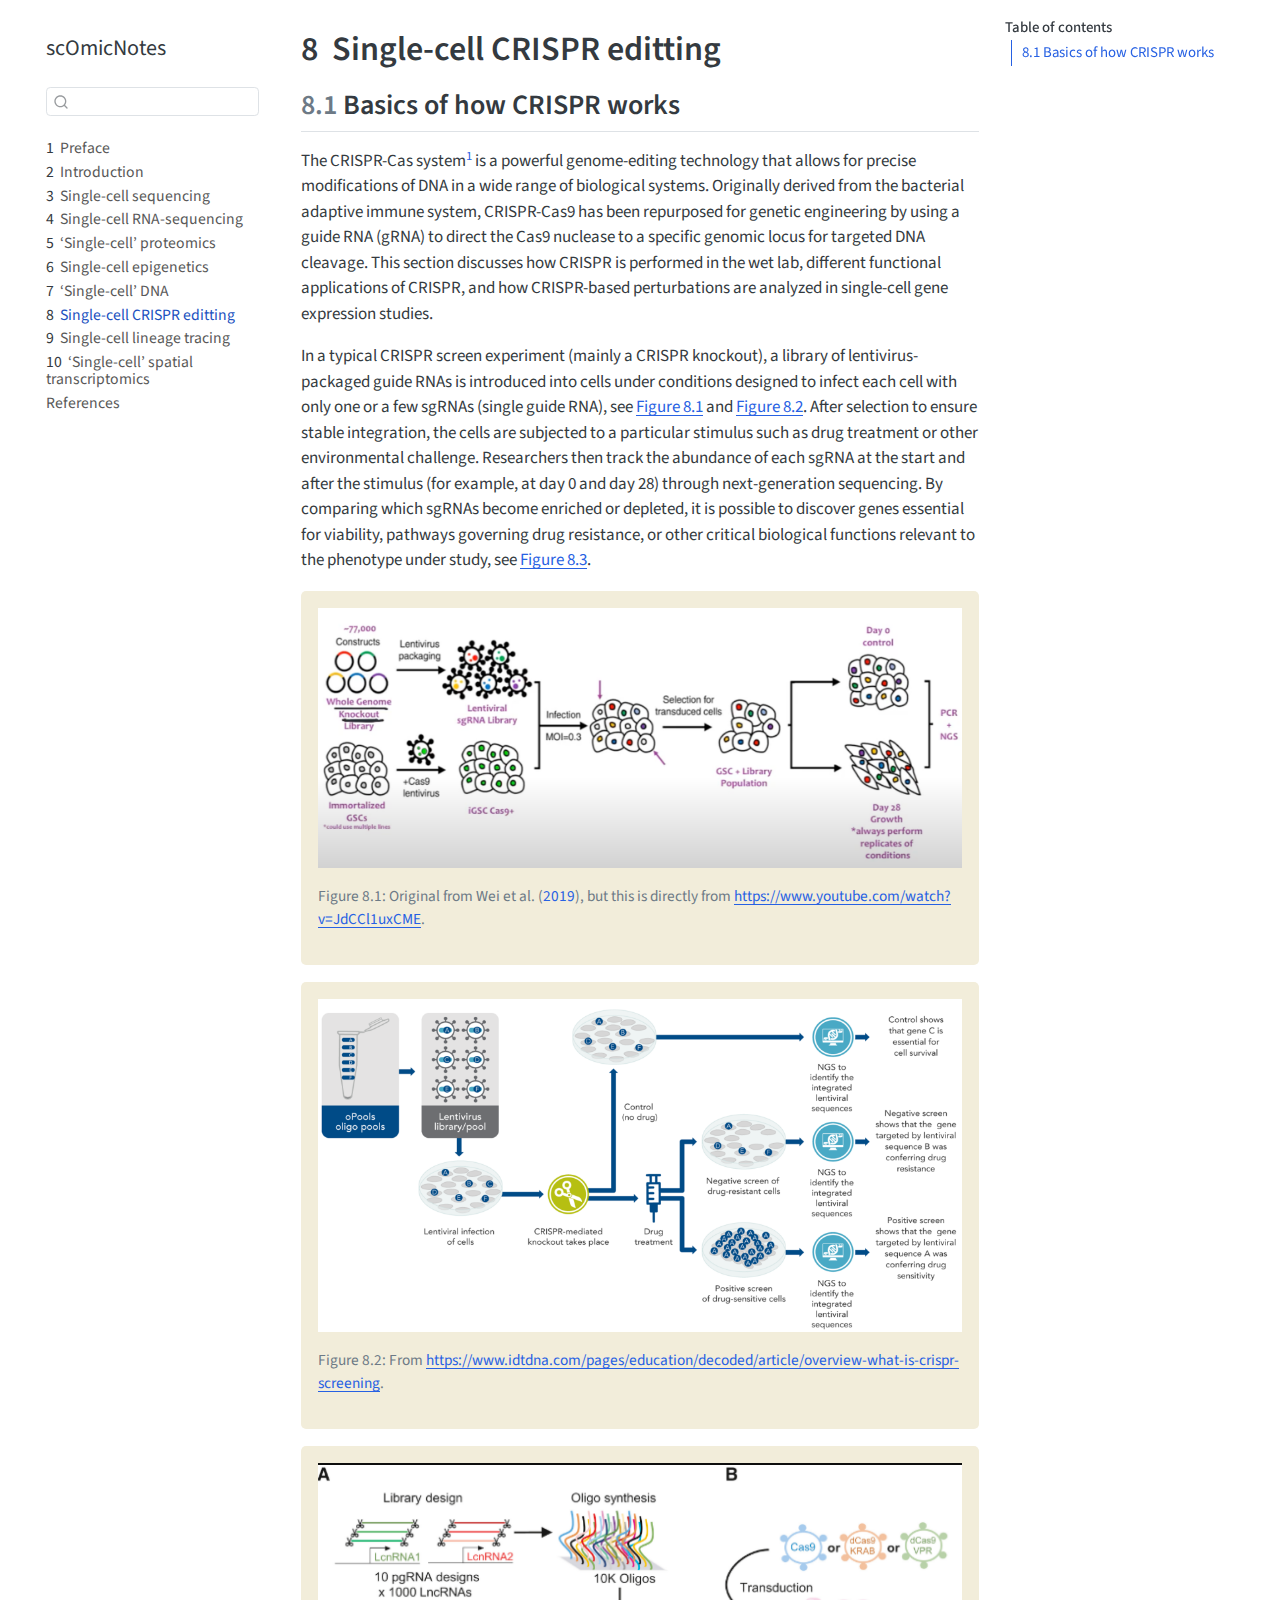
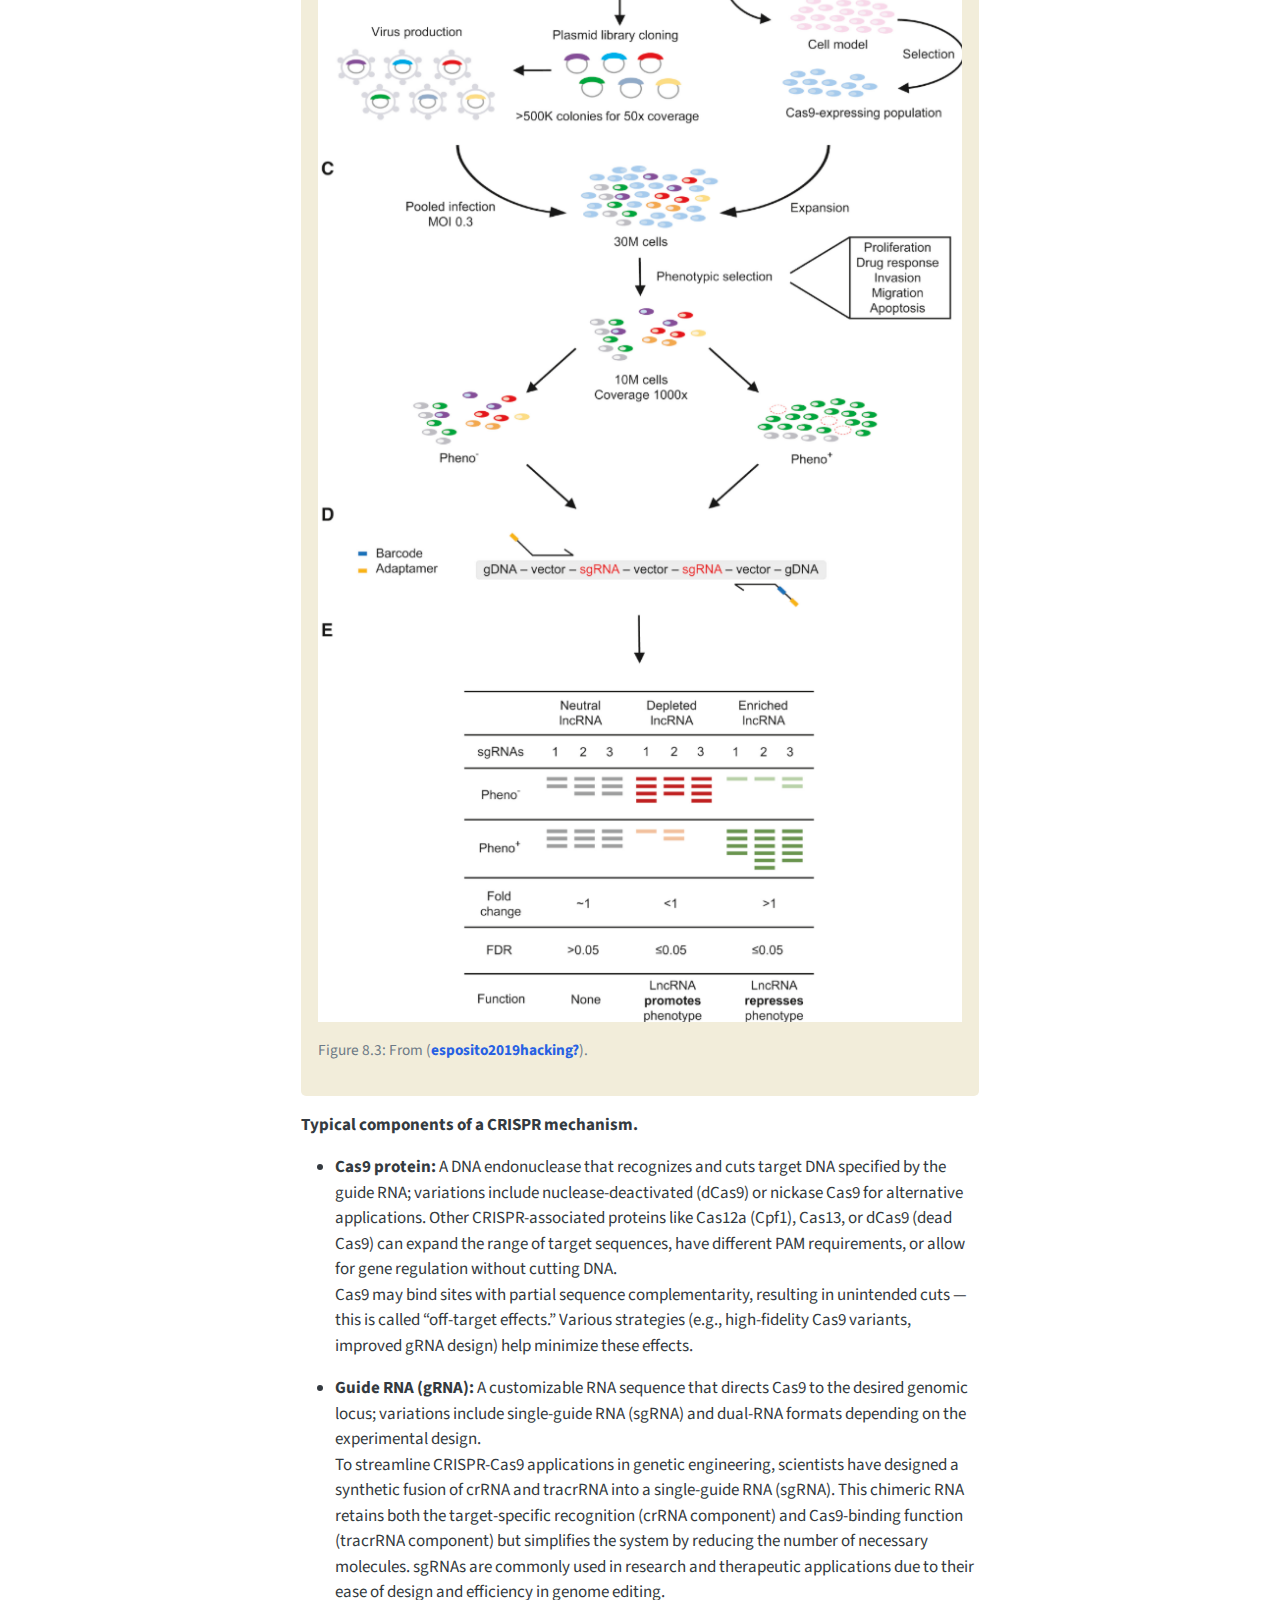
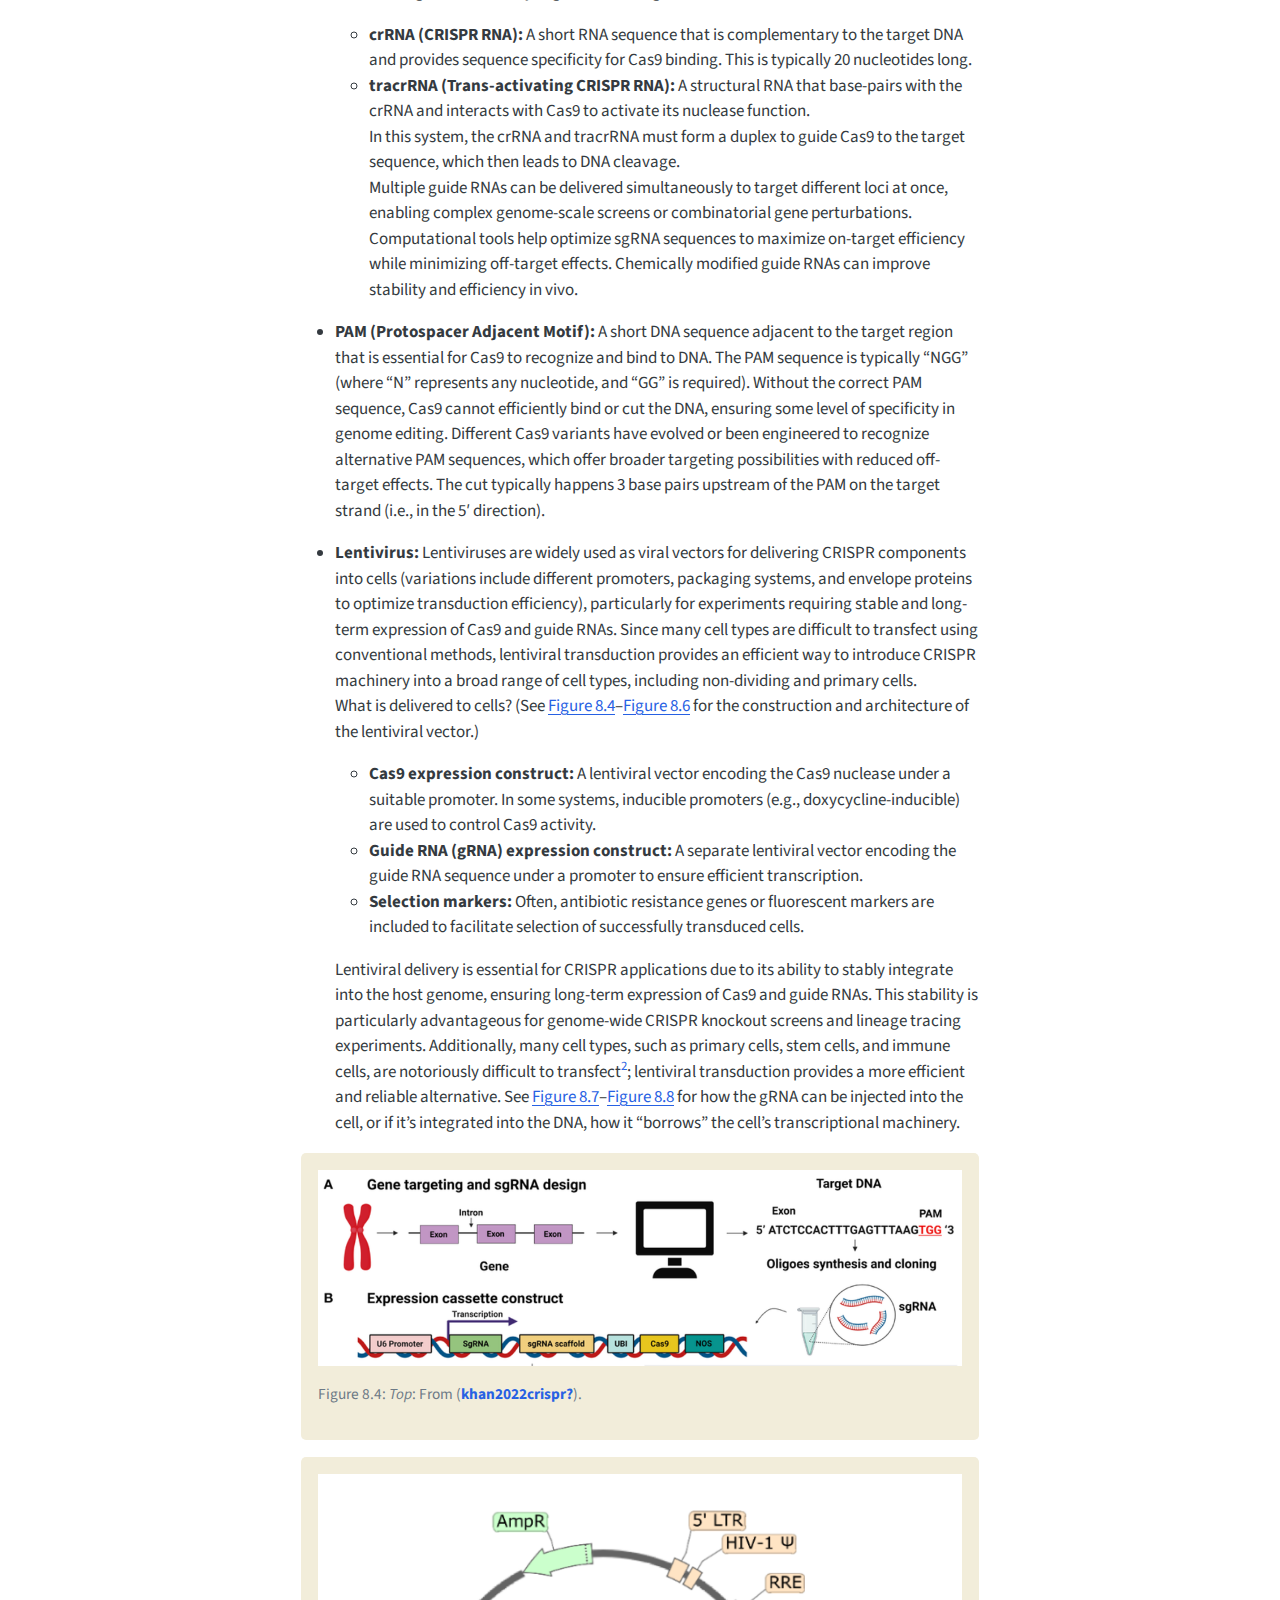
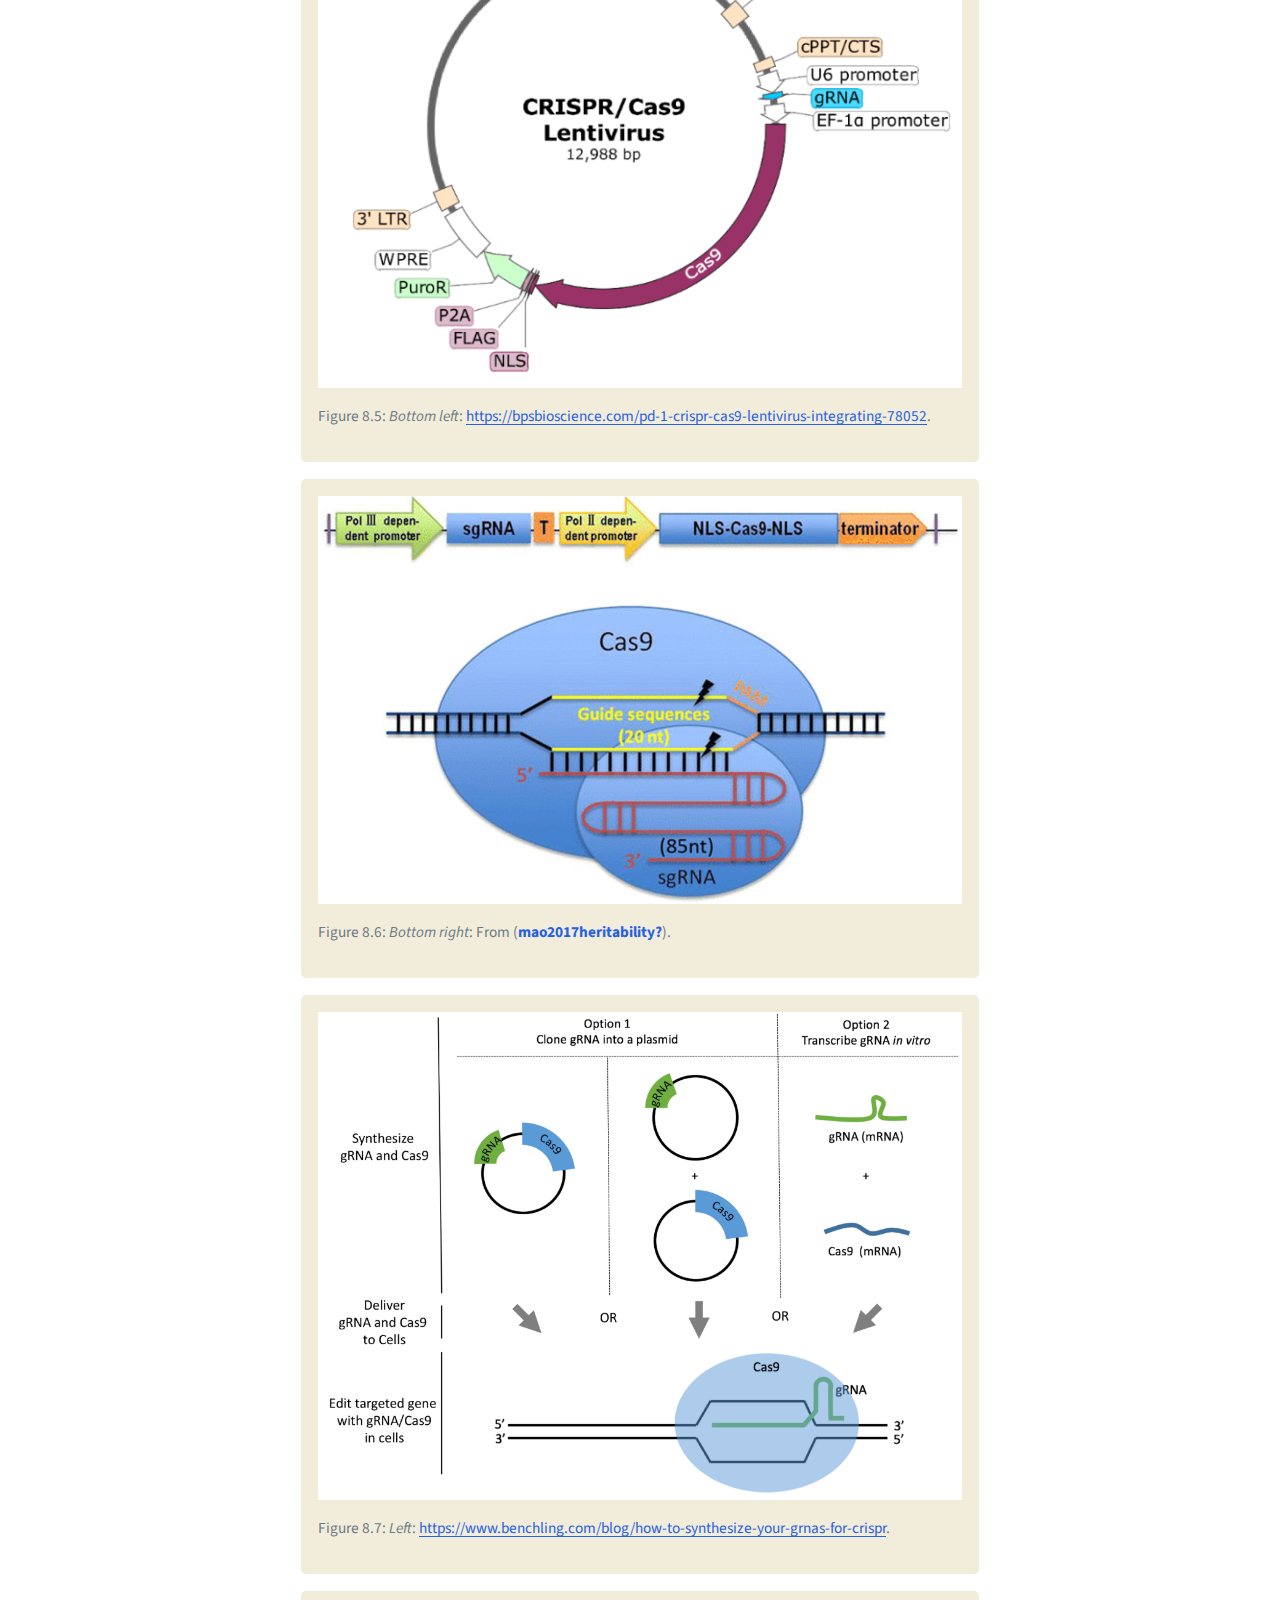
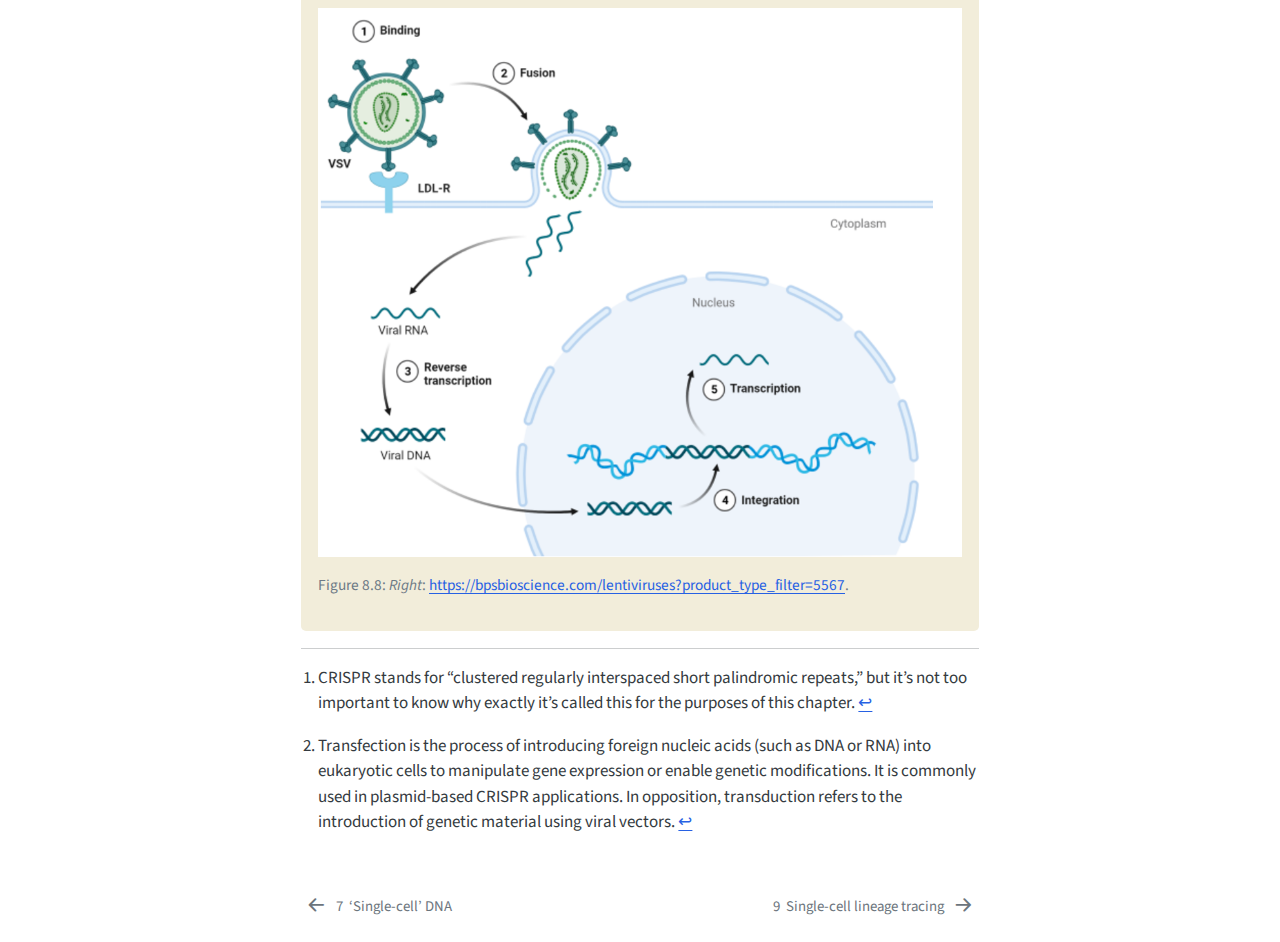
<file: docs/chapter7_crispr.html>
<!DOCTYPE html>
<html xmlns="http://www.w3.org/1999/xhtml" lang="en" xml:lang="en"><head>

<meta charset="utf-8">
<meta name="generator" content="quarto-1.5.57">

<meta name="viewport" content="width=device-width, initial-scale=1.0, user-scalable=yes">


<title>8&nbsp; Single-cell CRISPR editting – scOmicNotes</title>
<style>
code{white-space: pre-wrap;}
span.smallcaps{font-variant: small-caps;}
div.columns{display: flex; gap: min(4vw, 1.5em);}
div.column{flex: auto; overflow-x: auto;}
div.hanging-indent{margin-left: 1.5em; text-indent: -1.5em;}
ul.task-list{list-style: none;}
ul.task-list li input[type="checkbox"] {
  width: 0.8em;
  margin: 0 0.8em 0.2em -1em; /* quarto-specific, see https://github.com/quarto-dev/quarto-cli/issues/4556 */ 
  vertical-align: middle;
}
/* CSS for citations */
div.csl-bib-body { }
div.csl-entry {
  clear: both;
  margin-bottom: 0em;
}
.hanging-indent div.csl-entry {
  margin-left:2em;
  text-indent:-2em;
}
div.csl-left-margin {
  min-width:2em;
  float:left;
}
div.csl-right-inline {
  margin-left:2em;
  padding-left:1em;
}
div.csl-indent {
  margin-left: 2em;
}</style>


<script src="site_libs/quarto-nav/quarto-nav.js"></script>
<script src="site_libs/quarto-nav/headroom.min.js"></script>
<script src="site_libs/clipboard/clipboard.min.js"></script>
<script src="site_libs/quarto-search/autocomplete.umd.js"></script>
<script src="site_libs/quarto-search/fuse.min.js"></script>
<script src="site_libs/quarto-search/quarto-search.js"></script>
<meta name="quarto:offset" content="./">
<link href="./chapter8_lineage.html" rel="next">
<link href="./chapter6_dna.html" rel="prev">
<script src="site_libs/quarto-html/quarto.js"></script>
<script src="site_libs/quarto-html/popper.min.js"></script>
<script src="site_libs/quarto-html/tippy.umd.min.js"></script>
<script src="site_libs/quarto-html/anchor.min.js"></script>
<link href="site_libs/quarto-html/tippy.css" rel="stylesheet">
<link href="site_libs/quarto-html/quarto-syntax-highlighting.css" rel="stylesheet" id="quarto-text-highlighting-styles">
<script src="site_libs/bootstrap/bootstrap.min.js"></script>
<link href="site_libs/bootstrap/bootstrap-icons.css" rel="stylesheet">
<link href="site_libs/bootstrap/bootstrap.min.css" rel="stylesheet" id="quarto-bootstrap" data-mode="light">
<script id="quarto-search-options" type="application/json">{
  "location": "sidebar",
  "copy-button": false,
  "collapse-after": 3,
  "panel-placement": "start",
  "type": "textbox",
  "limit": 50,
  "keyboard-shortcut": [
    "f",
    "/",
    "s"
  ],
  "show-item-context": false,
  "language": {
    "search-no-results-text": "No results",
    "search-matching-documents-text": "matching documents",
    "search-copy-link-title": "Copy link to search",
    "search-hide-matches-text": "Hide additional matches",
    "search-more-match-text": "more match in this document",
    "search-more-matches-text": "more matches in this document",
    "search-clear-button-title": "Clear",
    "search-text-placeholder": "",
    "search-detached-cancel-button-title": "Cancel",
    "search-submit-button-title": "Submit",
    "search-label": "Search"
  }
}</script>


<link rel="stylesheet" href="styles.css">
</head>

<body class="nav-sidebar floating">

<div id="quarto-search-results"></div>
  <header id="quarto-header" class="headroom fixed-top">
  <nav class="quarto-secondary-nav">
    <div class="container-fluid d-flex">
      <button type="button" class="quarto-btn-toggle btn" data-bs-toggle="collapse" role="button" data-bs-target=".quarto-sidebar-collapse-item" aria-controls="quarto-sidebar" aria-expanded="false" aria-label="Toggle sidebar navigation" onclick="if (window.quartoToggleHeadroom) { window.quartoToggleHeadroom(); }">
        <i class="bi bi-layout-text-sidebar-reverse"></i>
      </button>
        <nav class="quarto-page-breadcrumbs" aria-label="breadcrumb"><ol class="breadcrumb"><li class="breadcrumb-item"><a href="./chapter7_crispr.html"><span class="chapter-number">8</span>&nbsp; <span class="chapter-title">Single-cell CRISPR editting</span></a></li></ol></nav>
        <a class="flex-grow-1" role="navigation" data-bs-toggle="collapse" data-bs-target=".quarto-sidebar-collapse-item" aria-controls="quarto-sidebar" aria-expanded="false" aria-label="Toggle sidebar navigation" onclick="if (window.quartoToggleHeadroom) { window.quartoToggleHeadroom(); }">      
        </a>
      <button type="button" class="btn quarto-search-button" aria-label="Search" onclick="window.quartoOpenSearch();">
        <i class="bi bi-search"></i>
      </button>
    </div>
  </nav>
</header>
<!-- content -->
<div id="quarto-content" class="quarto-container page-columns page-rows-contents page-layout-article">
<!-- sidebar -->
  <nav id="quarto-sidebar" class="sidebar collapse collapse-horizontal quarto-sidebar-collapse-item sidebar-navigation floating overflow-auto">
    <div class="pt-lg-2 mt-2 text-left sidebar-header">
    <div class="sidebar-title mb-0 py-0">
      <a href="./">scOmicNotes</a> 
    </div>
      </div>
        <div class="mt-2 flex-shrink-0 align-items-center">
        <div class="sidebar-search">
        <div id="quarto-search" class="" title="Search"></div>
        </div>
        </div>
    <div class="sidebar-menu-container"> 
    <ul class="list-unstyled mt-1">
        <li class="sidebar-item">
  <div class="sidebar-item-container"> 
  <a href="./index.html" class="sidebar-item-text sidebar-link">
 <span class="menu-text"><span class="chapter-number">1</span>&nbsp; <span class="chapter-title">Preface</span></span></a>
  </div>
</li>
        <li class="sidebar-item">
  <div class="sidebar-item-container"> 
  <a href="./chapter1_intro.html" class="sidebar-item-text sidebar-link">
 <span class="menu-text"><span class="chapter-number">2</span>&nbsp; <span class="chapter-title">Introduction</span></span></a>
  </div>
</li>
        <li class="sidebar-item">
  <div class="sidebar-item-container"> 
  <a href="./chapter2_sequencing.html" class="sidebar-item-text sidebar-link">
 <span class="menu-text"><span class="chapter-number">3</span>&nbsp; <span class="chapter-title">Single-cell sequencing</span></span></a>
  </div>
</li>
        <li class="sidebar-item">
  <div class="sidebar-item-container"> 
  <a href="./chapter3_rna.html" class="sidebar-item-text sidebar-link">
 <span class="menu-text"><span class="chapter-number">4</span>&nbsp; <span class="chapter-title">Single-cell RNA-sequencing</span></span></a>
  </div>
</li>
        <li class="sidebar-item">
  <div class="sidebar-item-container"> 
  <a href="./chapter4_protein.html" class="sidebar-item-text sidebar-link">
 <span class="menu-text"><span class="chapter-number">5</span>&nbsp; <span class="chapter-title">‘Single-cell’ proteomics</span></span></a>
  </div>
</li>
        <li class="sidebar-item">
  <div class="sidebar-item-container"> 
  <a href="./chapter5_epigenetics.html" class="sidebar-item-text sidebar-link">
 <span class="menu-text"><span class="chapter-number">6</span>&nbsp; <span class="chapter-title">Single-cell epigenetics</span></span></a>
  </div>
</li>
        <li class="sidebar-item">
  <div class="sidebar-item-container"> 
  <a href="./chapter6_dna.html" class="sidebar-item-text sidebar-link">
 <span class="menu-text"><span class="chapter-number">7</span>&nbsp; <span class="chapter-title">‘Single-cell’ DNA</span></span></a>
  </div>
</li>
        <li class="sidebar-item">
  <div class="sidebar-item-container"> 
  <a href="./chapter7_crispr.html" class="sidebar-item-text sidebar-link active">
 <span class="menu-text"><span class="chapter-number">8</span>&nbsp; <span class="chapter-title">Single-cell CRISPR editting</span></span></a>
  </div>
</li>
        <li class="sidebar-item">
  <div class="sidebar-item-container"> 
  <a href="./chapter8_lineage.html" class="sidebar-item-text sidebar-link">
 <span class="menu-text"><span class="chapter-number">9</span>&nbsp; <span class="chapter-title">Single-cell lineage tracing</span></span></a>
  </div>
</li>
        <li class="sidebar-item">
  <div class="sidebar-item-container"> 
  <a href="./chapter9_spatial.html" class="sidebar-item-text sidebar-link">
 <span class="menu-text"><span class="chapter-number">10</span>&nbsp; <span class="chapter-title">‘Single-cell’ spatial transcriptomics</span></span></a>
  </div>
</li>
        <li class="sidebar-item">
  <div class="sidebar-item-container"> 
  <a href="./references.html" class="sidebar-item-text sidebar-link">
 <span class="menu-text">References</span></a>
  </div>
</li>
    </ul>
    </div>
</nav>
<div id="quarto-sidebar-glass" class="quarto-sidebar-collapse-item" data-bs-toggle="collapse" data-bs-target=".quarto-sidebar-collapse-item"></div>
<!-- margin-sidebar -->
    <div id="quarto-margin-sidebar" class="sidebar margin-sidebar">
        <nav id="TOC" role="doc-toc" class="toc-active">
    <h2 id="toc-title">Table of contents</h2>
   
  <ul>
  <li><a href="#sec-chapter_7_basics" id="toc-sec-chapter_7_basics" class="nav-link active" data-scroll-target="#sec-chapter_7_basics"><span class="header-section-number">8.1</span> Basics of how CRISPR works</a></li>
  </ul>
</nav>
    </div>
<!-- main -->
<main class="content" id="quarto-document-content">

<header id="title-block-header" class="quarto-title-block default">
<div class="quarto-title">
<h1 class="title"><span class="chapter-number">8</span>&nbsp; <span class="chapter-title">Single-cell CRISPR editting</span></h1>
</div>



<div class="quarto-title-meta">

    
  
    
  </div>
  


</header>


<section id="sec-chapter_7_basics" class="level2" data-number="8.1">
<h2 data-number="8.1" class="anchored" data-anchor-id="sec-chapter_7_basics"><span class="header-section-number">8.1</span> Basics of how CRISPR works</h2>
<p>The CRISPR-Cas system<a href="#fn1" class="footnote-ref" id="fnref1" role="doc-noteref"><sup>1</sup></a> is a powerful genome-editing technology that allows for precise modifications of DNA in a wide range of biological systems. Originally derived from the bacterial adaptive immune system, CRISPR-Cas9 has been repurposed for genetic engineering by using a guide RNA (gRNA) to direct the Cas9 nuclease to a specific genomic locus for targeted DNA cleavage. This section discusses how CRISPR is performed in the wet lab, different functional applications of CRISPR, and how CRISPR-based perturbations are analyzed in single-cell gene expression studies.</p>
<p>In a typical CRISPR screen experiment (mainly a CRISPR knockout), a library of lentivirus-packaged guide RNAs is introduced into cells under conditions designed to infect each cell with only one or a few sgRNAs (single guide RNA), see <a href="#fig-crispr-experiment1" class="quarto-xref">Figure&nbsp;<span>8.1</span></a> and <a href="#fig-crispr-experiment2" class="quarto-xref">Figure&nbsp;<span>8.2</span></a>. After selection to ensure stable integration, the cells are subjected to a particular stimulus such as drug treatment or other environmental challenge. Researchers then track the abundance of each sgRNA at the start and after the stimulus (for example, at day 0 and day 28) through next-generation sequencing. By comparing which sgRNAs become enriched or depleted, it is possible to discover genes essential for viability, pathways governing drug resistance, or other critical biological functions relevant to the phenotype under study, see <a href="#fig-crispr-cancer" class="quarto-xref">Figure&nbsp;<span>8.3</span></a>.</p>
<div class="block">
<div id="fig-crispr-experiment1" class="quarto-float quarto-figure quarto-figure-center anchored" data-fig-align="center">
<figure class="quarto-float quarto-float-fig figure">
<div aria-describedby="fig-crispr-experiment1-caption-0ceaefa1-69ba-4598-a22c-09a6ac19f8ca">
<img src="fig/chap7/crispr-experiment.png" class="img-fluid quarto-figure quarto-figure-center figure-img" style="width:100.0%">
</div>
<figcaption class="quarto-float-caption-bottom quarto-float-caption quarto-float-fig" id="fig-crispr-experiment1-caption-0ceaefa1-69ba-4598-a22c-09a6ac19f8ca">
Figure&nbsp;8.1: Original from <span class="citation" data-cites="wei2019genome">Wei et al. (<a href="references.html#ref-wei2019genome" role="doc-biblioref">2019</a>)</span>, but this is directly from <a href="https://www.youtube.com/watch?v=JdCCl1uxCME" class="uri">https://www.youtube.com/watch?v=JdCCl1uxCME</a>.
</figcaption>
</figure>
</div>
</div>
<div class="block">
<div id="fig-crispr-experiment2" class="quarto-float quarto-figure quarto-figure-center anchored" data-fig-align="center">
<figure class="quarto-float quarto-float-fig figure">
<div aria-describedby="fig-crispr-experiment2-caption-0ceaefa1-69ba-4598-a22c-09a6ac19f8ca">
<img src="fig/chap7/crispr-experiment2.png" class="img-fluid quarto-figure quarto-figure-center figure-img" style="width:100.0%">
</div>
<figcaption class="quarto-float-caption-bottom quarto-float-caption quarto-float-fig" id="fig-crispr-experiment2-caption-0ceaefa1-69ba-4598-a22c-09a6ac19f8ca">
Figure&nbsp;8.2: From <a href="https://www.idtdna.com/pages/education/decoded/article/overview-what-is-crispr-screening" class="uri">https://www.idtdna.com/pages/education/decoded/article/overview-what-is-crispr-screening</a>.
</figcaption>
</figure>
</div>
</div>
<div class="block">
<div id="fig-crispr-cancer" class="quarto-float quarto-figure quarto-figure-center anchored" data-fig-align="center">
<figure class="quarto-float quarto-float-fig figure">
<div aria-describedby="fig-crispr-cancer-caption-0ceaefa1-69ba-4598-a22c-09a6ac19f8ca">
<img src="fig/chap7/crispr-cancer.png" class="img-fluid quarto-figure quarto-figure-center figure-img" style="width:100.0%">
</div>
<figcaption class="quarto-float-caption-bottom quarto-float-caption quarto-float-fig" id="fig-crispr-cancer-caption-0ceaefa1-69ba-4598-a22c-09a6ac19f8ca">
Figure&nbsp;8.3: From <span class="citation" data-cites="esposito2019hacking">(<a href="references.html#ref-esposito2019hacking" role="doc-biblioref"><strong>esposito2019hacking?</strong></a>)</span>.
</figcaption>
</figure>
</div>
</div>
<p><strong>Typical components of a CRISPR mechanism.</strong></p>
<ul>
<li><p><strong>Cas9 protein:</strong> A DNA endonuclease that recognizes and cuts target DNA specified by the guide RNA; variations include nuclease-deactivated (dCas9) or nickase Cas9 for alternative applications. Other CRISPR-associated proteins like Cas12a (Cpf1), Cas13, or dCas9 (dead Cas9) can expand the range of target sequences, have different PAM requirements, or allow for gene regulation without cutting DNA.<br>
Cas9 may bind sites with partial sequence complementarity, resulting in unintended cuts — this is called “off-target effects.” Various strategies (e.g., high-fidelity Cas9 variants, improved gRNA design) help minimize these effects.</p></li>
<li><p><strong>Guide RNA (gRNA):</strong> A customizable RNA sequence that directs Cas9 to the desired genomic locus; variations include single-guide RNA (sgRNA) and dual-RNA formats depending on the experimental design.<br>
To streamline CRISPR-Cas9 applications in genetic engineering, scientists have designed a synthetic fusion of crRNA and tracrRNA into a single-guide RNA (sgRNA). This chimeric RNA retains both the target-specific recognition (crRNA component) and Cas9-binding function (tracrRNA component) but simplifies the system by reducing the number of necessary molecules. sgRNAs are commonly used in research and therapeutic applications due to their ease of design and efficiency in genome editing.</p>
<ul>
<li><strong>crRNA (CRISPR RNA):</strong> A short RNA sequence that is complementary to the target DNA and provides sequence specificity for Cas9 binding. This is typically 20 nucleotides long.<br>
</li>
<li><strong>tracrRNA (Trans-activating CRISPR RNA):</strong> A structural RNA that base-pairs with the crRNA and interacts with Cas9 to activate its nuclease function.<br>
In this system, the crRNA and tracrRNA must form a duplex to guide Cas9 to the target sequence, which then leads to DNA cleavage.<br>
Multiple guide RNAs can be delivered simultaneously to target different loci at once, enabling complex genome-scale screens or combinatorial gene perturbations. Computational tools help optimize sgRNA sequences to maximize on-target efficiency while minimizing off-target effects. Chemically modified guide RNAs can improve stability and efficiency in vivo.</li>
</ul></li>
<li><p><strong>PAM (Protospacer Adjacent Motif):</strong> A short DNA sequence adjacent to the target region that is essential for Cas9 to recognize and bind to DNA. The PAM sequence is typically “NGG” (where “N” represents any nucleotide, and “GG” is required). Without the correct PAM sequence, Cas9 cannot efficiently bind or cut the DNA, ensuring some level of specificity in genome editing. Different Cas9 variants have evolved or been engineered to recognize alternative PAM sequences, which offer broader targeting possibilities with reduced off-target effects. The cut typically happens 3 base pairs upstream of the PAM on the target strand (i.e., in the 5′ direction).</p></li>
<li><p><strong>Lentivirus:</strong> Lentiviruses are widely used as viral vectors for delivering CRISPR components into cells (variations include different promoters, packaging systems, and envelope proteins to optimize transduction efficiency), particularly for experiments requiring stable and long-term expression of Cas9 and guide RNAs. Since many cell types are difficult to transfect using conventional methods, lentiviral transduction provides an efficient way to introduce CRISPR machinery into a broad range of cell types, including non-dividing and primary cells.<br>
What is delivered to cells? (See <a href="#fig-plasmid1" class="quarto-xref">Figure&nbsp;<span>8.4</span></a>–<a href="#fig-plasmid3" class="quarto-xref">Figure&nbsp;<span>8.6</span></a> for the construction and architecture of the lentiviral vector.)</p>
<ul>
<li><strong>Cas9 expression construct:</strong> A lentiviral vector encoding the Cas9 nuclease under a suitable promoter. In some systems, inducible promoters (e.g., doxycycline-inducible) are used to control Cas9 activity.<br>
</li>
<li><strong>Guide RNA (gRNA) expression construct:</strong> A separate lentiviral vector encoding the guide RNA sequence under a promoter to ensure efficient transcription.<br>
</li>
<li><strong>Selection markers:</strong> Often, antibiotic resistance genes or fluorescent markers are included to facilitate selection of successfully transduced cells.</li>
</ul>
<p>Lentiviral delivery is essential for CRISPR applications due to its ability to stably integrate into the host genome, ensuring long-term expression of Cas9 and guide RNAs. This stability is particularly advantageous for genome-wide CRISPR knockout screens and lineage tracing experiments. Additionally, many cell types, such as primary cells, stem cells, and immune cells, are notoriously difficult to transfect<a href="#fn2" class="footnote-ref" id="fnref2" role="doc-noteref"><sup>2</sup></a>; lentiviral transduction provides a more efficient and reliable alternative. See <a href="#fig-lentiviral1" class="quarto-xref">Figure&nbsp;<span>8.7</span></a>–<a href="#fig-lentiviral2" class="quarto-xref">Figure&nbsp;<span>8.8</span></a> for how the gRNA can be injected into the cell, or if it’s integrated into the DNA, how it “borrows” the cell’s transcriptional machinery.</p></li>
</ul>
<div class="block">
<div id="fig-plasmid1" class="quarto-float quarto-figure quarto-figure-center anchored" data-fig-align="center">
<figure class="quarto-float quarto-float-fig figure">
<div aria-describedby="fig-plasmid1-caption-0ceaefa1-69ba-4598-a22c-09a6ac19f8ca">
<img src="fig/chap7/grna-construction.png" class="img-fluid quarto-figure quarto-figure-center figure-img" style="width:100.0%">
</div>
<figcaption class="quarto-float-caption-bottom quarto-float-caption quarto-float-fig" id="fig-plasmid1-caption-0ceaefa1-69ba-4598-a22c-09a6ac19f8ca">
Figure&nbsp;8.4: <em>Top</em>: From <span class="citation" data-cites="khan2022crispr">(<a href="references.html#ref-khan2022crispr" role="doc-biblioref"><strong>khan2022crispr?</strong></a>)</span>.
</figcaption>
</figure>
</div>
</div>
<div class="block">
<div id="fig-plasmid2" class="quarto-float quarto-figure quarto-figure-center anchored" data-fig-align="center">
<figure class="quarto-float quarto-float-fig figure">
<div aria-describedby="fig-plasmid2-caption-0ceaefa1-69ba-4598-a22c-09a6ac19f8ca">
<img src="fig/chap7/plasmid.png" class="img-fluid quarto-figure quarto-figure-center figure-img" style="width:100.0%">
</div>
<figcaption class="quarto-float-caption-bottom quarto-float-caption quarto-float-fig" id="fig-plasmid2-caption-0ceaefa1-69ba-4598-a22c-09a6ac19f8ca">
Figure&nbsp;8.5: <em>Bottom left</em>: <a href="https://bpsbioscience.com/pd-1-crispr-cas9-lentivirus-integrating-78052" class="uri">https://bpsbioscience.com/pd-1-crispr-cas9-lentivirus-integrating-78052</a>.
</figcaption>
</figure>
</div>
</div>
<div class="block">
<div id="fig-plasmid3" class="quarto-float quarto-figure quarto-figure-center anchored" data-fig-align="center">
<figure class="quarto-float quarto-float-fig figure">
<div aria-describedby="fig-plasmid3-caption-0ceaefa1-69ba-4598-a22c-09a6ac19f8ca">
<img src="fig/chap7/plasmid2.png" class="img-fluid quarto-figure quarto-figure-center figure-img" style="width:100.0%">
</div>
<figcaption class="quarto-float-caption-bottom quarto-float-caption quarto-float-fig" id="fig-plasmid3-caption-0ceaefa1-69ba-4598-a22c-09a6ac19f8ca">
Figure&nbsp;8.6: <em>Bottom right</em>: From <span class="citation" data-cites="mao2017heritability">(<a href="references.html#ref-mao2017heritability" role="doc-biblioref"><strong>mao2017heritability?</strong></a>)</span>.
</figcaption>
</figure>
</div>
</div>
<div class="block">
<div id="fig-lentiviral1" class="quarto-float quarto-figure quarto-figure-center anchored" data-fig-align="center">
<figure class="quarto-float quarto-float-fig figure">
<div aria-describedby="fig-lentiviral1-caption-0ceaefa1-69ba-4598-a22c-09a6ac19f8ca">
<img src="fig/chap7/plasmid-integration.png" class="img-fluid quarto-figure quarto-figure-center figure-img" style="width:100.0%">
</div>
<figcaption class="quarto-float-caption-bottom quarto-float-caption quarto-float-fig" id="fig-lentiviral1-caption-0ceaefa1-69ba-4598-a22c-09a6ac19f8ca">
Figure&nbsp;8.7: <em>Left</em>: <a href="https://www.benchling.com/blog/how-to-synthesize-your-grnas-for-crispr" class="uri">https://www.benchling.com/blog/how-to-synthesize-your-grnas-for-crispr</a>.
</figcaption>
</figure>
</div>
</div>
<div class="block">
<div id="fig-lentiviral2" class="quarto-float quarto-figure quarto-figure-center anchored" data-fig-align="center">
<figure class="quarto-float quarto-float-fig figure">
<div aria-describedby="fig-lentiviral2-caption-0ceaefa1-69ba-4598-a22c-09a6ac19f8ca">
<img src="fig/chap7/lentiviral.png" class="img-fluid quarto-figure quarto-figure-center figure-img" style="width:100.0%">
</div>
<figcaption class="quarto-float-caption-bottom quarto-float-caption quarto-float-fig" id="fig-lentiviral2-caption-0ceaefa1-69ba-4598-a22c-09a6ac19f8ca">
Figure&nbsp;8.8: <em>Right</em>: <a href="https://bpsbioscience.com/lentiviruses?product_type_filter=5567" class="uri">https://bpsbioscience.com/lentiviruses?product_type_filter=5567</a>.
</figcaption>
</figure>
</div>
</div>


<div id="refs" class="references csl-bib-body hanging-indent" data-entry-spacing="0" role="list" style="display: none">
<div id="ref-wei2019genome" class="csl-entry" role="listitem">
Wei, Lai, Derek Lee, Cheuk-Ting Law, Misty Shuo Zhang, Jialing Shen, Don Wai-Ching Chin, Allen Zhang, et al. 2019. <span>“Genome-Wide CRISPR/Cas9 Library Screening Identified PHGDH as a Critical Driver for Sorafenib Resistance in HCC.”</span> <em>Nature Communications</em> 10 (1): 4681.
</div>
</div>
</section>
<section id="footnotes" class="footnotes footnotes-end-of-document" role="doc-endnotes">
<hr>
<ol>
<li id="fn1"><p>CRISPR stands for “clustered regularly interspaced short palindromic repeats,” but it’s not too important to know why exactly it’s called this for the purposes of this chapter.<a href="#fnref1" class="footnote-back" role="doc-backlink">↩︎</a></p></li>
<li id="fn2"><p>Transfection is the process of introducing foreign nucleic acids (such as DNA or RNA) into eukaryotic cells to manipulate gene expression or enable genetic modifications. It is commonly used in plasmid-based CRISPR applications. In opposition, transduction refers to the introduction of genetic material using viral vectors.<a href="#fnref2" class="footnote-back" role="doc-backlink">↩︎</a></p></li>
</ol>
</section>

</main> <!-- /main -->
<script id="quarto-html-after-body" type="application/javascript">
window.document.addEventListener("DOMContentLoaded", function (event) {
  const toggleBodyColorMode = (bsSheetEl) => {
    const mode = bsSheetEl.getAttribute("data-mode");
    const bodyEl = window.document.querySelector("body");
    if (mode === "dark") {
      bodyEl.classList.add("quarto-dark");
      bodyEl.classList.remove("quarto-light");
    } else {
      bodyEl.classList.add("quarto-light");
      bodyEl.classList.remove("quarto-dark");
    }
  }
  const toggleBodyColorPrimary = () => {
    const bsSheetEl = window.document.querySelector("link#quarto-bootstrap");
    if (bsSheetEl) {
      toggleBodyColorMode(bsSheetEl);
    }
  }
  toggleBodyColorPrimary();  
  const icon = "";
  const anchorJS = new window.AnchorJS();
  anchorJS.options = {
    placement: 'right',
    icon: icon
  };
  anchorJS.add('.anchored');
  const isCodeAnnotation = (el) => {
    for (const clz of el.classList) {
      if (clz.startsWith('code-annotation-')) {                     
        return true;
      }
    }
    return false;
  }
  const onCopySuccess = function(e) {
    // button target
    const button = e.trigger;
    // don't keep focus
    button.blur();
    // flash "checked"
    button.classList.add('code-copy-button-checked');
    var currentTitle = button.getAttribute("title");
    button.setAttribute("title", "Copied!");
    let tooltip;
    if (window.bootstrap) {
      button.setAttribute("data-bs-toggle", "tooltip");
      button.setAttribute("data-bs-placement", "left");
      button.setAttribute("data-bs-title", "Copied!");
      tooltip = new bootstrap.Tooltip(button, 
        { trigger: "manual", 
          customClass: "code-copy-button-tooltip",
          offset: [0, -8]});
      tooltip.show();    
    }
    setTimeout(function() {
      if (tooltip) {
        tooltip.hide();
        button.removeAttribute("data-bs-title");
        button.removeAttribute("data-bs-toggle");
        button.removeAttribute("data-bs-placement");
      }
      button.setAttribute("title", currentTitle);
      button.classList.remove('code-copy-button-checked');
    }, 1000);
    // clear code selection
    e.clearSelection();
  }
  const getTextToCopy = function(trigger) {
      const codeEl = trigger.previousElementSibling.cloneNode(true);
      for (const childEl of codeEl.children) {
        if (isCodeAnnotation(childEl)) {
          childEl.remove();
        }
      }
      return codeEl.innerText;
  }
  const clipboard = new window.ClipboardJS('.code-copy-button:not([data-in-quarto-modal])', {
    text: getTextToCopy
  });
  clipboard.on('success', onCopySuccess);
  if (window.document.getElementById('quarto-embedded-source-code-modal')) {
    // For code content inside modals, clipBoardJS needs to be initialized with a container option
    // TODO: Check when it could be a function (https://github.com/zenorocha/clipboard.js/issues/860)
    const clipboardModal = new window.ClipboardJS('.code-copy-button[data-in-quarto-modal]', {
      text: getTextToCopy,
      container: window.document.getElementById('quarto-embedded-source-code-modal')
    });
    clipboardModal.on('success', onCopySuccess);
  }
    var localhostRegex = new RegExp(/^(?:http|https):\/\/localhost\:?[0-9]*\//);
    var mailtoRegex = new RegExp(/^mailto:/);
      var filterRegex = new RegExp('/' + window.location.host + '/');
    var isInternal = (href) => {
        return filterRegex.test(href) || localhostRegex.test(href) || mailtoRegex.test(href);
    }
    // Inspect non-navigation links and adorn them if external
 	var links = window.document.querySelectorAll('a[href]:not(.nav-link):not(.navbar-brand):not(.toc-action):not(.sidebar-link):not(.sidebar-item-toggle):not(.pagination-link):not(.no-external):not([aria-hidden]):not(.dropdown-item):not(.quarto-navigation-tool):not(.about-link)');
    for (var i=0; i<links.length; i++) {
      const link = links[i];
      if (!isInternal(link.href)) {
        // undo the damage that might have been done by quarto-nav.js in the case of
        // links that we want to consider external
        if (link.dataset.originalHref !== undefined) {
          link.href = link.dataset.originalHref;
        }
      }
    }
  function tippyHover(el, contentFn, onTriggerFn, onUntriggerFn) {
    const config = {
      allowHTML: true,
      maxWidth: 500,
      delay: 100,
      arrow: false,
      appendTo: function(el) {
          return el.parentElement;
      },
      interactive: true,
      interactiveBorder: 10,
      theme: 'quarto',
      placement: 'bottom-start',
    };
    if (contentFn) {
      config.content = contentFn;
    }
    if (onTriggerFn) {
      config.onTrigger = onTriggerFn;
    }
    if (onUntriggerFn) {
      config.onUntrigger = onUntriggerFn;
    }
    window.tippy(el, config); 
  }
  const noterefs = window.document.querySelectorAll('a[role="doc-noteref"]');
  for (var i=0; i<noterefs.length; i++) {
    const ref = noterefs[i];
    tippyHover(ref, function() {
      // use id or data attribute instead here
      let href = ref.getAttribute('data-footnote-href') || ref.getAttribute('href');
      try { href = new URL(href).hash; } catch {}
      const id = href.replace(/^#\/?/, "");
      const note = window.document.getElementById(id);
      if (note) {
        return note.innerHTML;
      } else {
        return "";
      }
    });
  }
  const xrefs = window.document.querySelectorAll('a.quarto-xref');
  const processXRef = (id, note) => {
    // Strip column container classes
    const stripColumnClz = (el) => {
      el.classList.remove("page-full", "page-columns");
      if (el.children) {
        for (const child of el.children) {
          stripColumnClz(child);
        }
      }
    }
    stripColumnClz(note)
    if (id === null || id.startsWith('sec-')) {
      // Special case sections, only their first couple elements
      const container = document.createElement("div");
      if (note.children && note.children.length > 2) {
        container.appendChild(note.children[0].cloneNode(true));
        for (let i = 1; i < note.children.length; i++) {
          const child = note.children[i];
          if (child.tagName === "P" && child.innerText === "") {
            continue;
          } else {
            container.appendChild(child.cloneNode(true));
            break;
          }
        }
        if (window.Quarto?.typesetMath) {
          window.Quarto.typesetMath(container);
        }
        return container.innerHTML
      } else {
        if (window.Quarto?.typesetMath) {
          window.Quarto.typesetMath(note);
        }
        return note.innerHTML;
      }
    } else {
      // Remove any anchor links if they are present
      const anchorLink = note.querySelector('a.anchorjs-link');
      if (anchorLink) {
        anchorLink.remove();
      }
      if (window.Quarto?.typesetMath) {
        window.Quarto.typesetMath(note);
      }
      // TODO in 1.5, we should make sure this works without a callout special case
      if (note.classList.contains("callout")) {
        return note.outerHTML;
      } else {
        return note.innerHTML;
      }
    }
  }
  for (var i=0; i<xrefs.length; i++) {
    const xref = xrefs[i];
    tippyHover(xref, undefined, function(instance) {
      instance.disable();
      let url = xref.getAttribute('href');
      let hash = undefined; 
      if (url.startsWith('#')) {
        hash = url;
      } else {
        try { hash = new URL(url).hash; } catch {}
      }
      if (hash) {
        const id = hash.replace(/^#\/?/, "");
        const note = window.document.getElementById(id);
        if (note !== null) {
          try {
            const html = processXRef(id, note.cloneNode(true));
            instance.setContent(html);
          } finally {
            instance.enable();
            instance.show();
          }
        } else {
          // See if we can fetch this
          fetch(url.split('#')[0])
          .then(res => res.text())
          .then(html => {
            const parser = new DOMParser();
            const htmlDoc = parser.parseFromString(html, "text/html");
            const note = htmlDoc.getElementById(id);
            if (note !== null) {
              const html = processXRef(id, note);
              instance.setContent(html);
            } 
          }).finally(() => {
            instance.enable();
            instance.show();
          });
        }
      } else {
        // See if we can fetch a full url (with no hash to target)
        // This is a special case and we should probably do some content thinning / targeting
        fetch(url)
        .then(res => res.text())
        .then(html => {
          const parser = new DOMParser();
          const htmlDoc = parser.parseFromString(html, "text/html");
          const note = htmlDoc.querySelector('main.content');
          if (note !== null) {
            // This should only happen for chapter cross references
            // (since there is no id in the URL)
            // remove the first header
            if (note.children.length > 0 && note.children[0].tagName === "HEADER") {
              note.children[0].remove();
            }
            const html = processXRef(null, note);
            instance.setContent(html);
          } 
        }).finally(() => {
          instance.enable();
          instance.show();
        });
      }
    }, function(instance) {
    });
  }
      let selectedAnnoteEl;
      const selectorForAnnotation = ( cell, annotation) => {
        let cellAttr = 'data-code-cell="' + cell + '"';
        let lineAttr = 'data-code-annotation="' +  annotation + '"';
        const selector = 'span[' + cellAttr + '][' + lineAttr + ']';
        return selector;
      }
      const selectCodeLines = (annoteEl) => {
        const doc = window.document;
        const targetCell = annoteEl.getAttribute("data-target-cell");
        const targetAnnotation = annoteEl.getAttribute("data-target-annotation");
        const annoteSpan = window.document.querySelector(selectorForAnnotation(targetCell, targetAnnotation));
        const lines = annoteSpan.getAttribute("data-code-lines").split(",");
        const lineIds = lines.map((line) => {
          return targetCell + "-" + line;
        })
        let top = null;
        let height = null;
        let parent = null;
        if (lineIds.length > 0) {
            //compute the position of the single el (top and bottom and make a div)
            const el = window.document.getElementById(lineIds[0]);
            top = el.offsetTop;
            height = el.offsetHeight;
            parent = el.parentElement.parentElement;
          if (lineIds.length > 1) {
            const lastEl = window.document.getElementById(lineIds[lineIds.length - 1]);
            const bottom = lastEl.offsetTop + lastEl.offsetHeight;
            height = bottom - top;
          }
          if (top !== null && height !== null && parent !== null) {
            // cook up a div (if necessary) and position it 
            let div = window.document.getElementById("code-annotation-line-highlight");
            if (div === null) {
              div = window.document.createElement("div");
              div.setAttribute("id", "code-annotation-line-highlight");
              div.style.position = 'absolute';
              parent.appendChild(div);
            }
            div.style.top = top - 2 + "px";
            div.style.height = height + 4 + "px";
            div.style.left = 0;
            let gutterDiv = window.document.getElementById("code-annotation-line-highlight-gutter");
            if (gutterDiv === null) {
              gutterDiv = window.document.createElement("div");
              gutterDiv.setAttribute("id", "code-annotation-line-highlight-gutter");
              gutterDiv.style.position = 'absolute';
              const codeCell = window.document.getElementById(targetCell);
              const gutter = codeCell.querySelector('.code-annotation-gutter');
              gutter.appendChild(gutterDiv);
            }
            gutterDiv.style.top = top - 2 + "px";
            gutterDiv.style.height = height + 4 + "px";
          }
          selectedAnnoteEl = annoteEl;
        }
      };
      const unselectCodeLines = () => {
        const elementsIds = ["code-annotation-line-highlight", "code-annotation-line-highlight-gutter"];
        elementsIds.forEach((elId) => {
          const div = window.document.getElementById(elId);
          if (div) {
            div.remove();
          }
        });
        selectedAnnoteEl = undefined;
      };
        // Handle positioning of the toggle
    window.addEventListener(
      "resize",
      throttle(() => {
        elRect = undefined;
        if (selectedAnnoteEl) {
          selectCodeLines(selectedAnnoteEl);
        }
      }, 10)
    );
    function throttle(fn, ms) {
    let throttle = false;
    let timer;
      return (...args) => {
        if(!throttle) { // first call gets through
            fn.apply(this, args);
            throttle = true;
        } else { // all the others get throttled
            if(timer) clearTimeout(timer); // cancel #2
            timer = setTimeout(() => {
              fn.apply(this, args);
              timer = throttle = false;
            }, ms);
        }
      };
    }
      // Attach click handler to the DT
      const annoteDls = window.document.querySelectorAll('dt[data-target-cell]');
      for (const annoteDlNode of annoteDls) {
        annoteDlNode.addEventListener('click', (event) => {
          const clickedEl = event.target;
          if (clickedEl !== selectedAnnoteEl) {
            unselectCodeLines();
            const activeEl = window.document.querySelector('dt[data-target-cell].code-annotation-active');
            if (activeEl) {
              activeEl.classList.remove('code-annotation-active');
            }
            selectCodeLines(clickedEl);
            clickedEl.classList.add('code-annotation-active');
          } else {
            // Unselect the line
            unselectCodeLines();
            clickedEl.classList.remove('code-annotation-active');
          }
        });
      }
  const findCites = (el) => {
    const parentEl = el.parentElement;
    if (parentEl) {
      const cites = parentEl.dataset.cites;
      if (cites) {
        return {
          el,
          cites: cites.split(' ')
        };
      } else {
        return findCites(el.parentElement)
      }
    } else {
      return undefined;
    }
  };
  var bibliorefs = window.document.querySelectorAll('a[role="doc-biblioref"]');
  for (var i=0; i<bibliorefs.length; i++) {
    const ref = bibliorefs[i];
    const citeInfo = findCites(ref);
    if (citeInfo) {
      tippyHover(citeInfo.el, function() {
        var popup = window.document.createElement('div');
        citeInfo.cites.forEach(function(cite) {
          var citeDiv = window.document.createElement('div');
          citeDiv.classList.add('hanging-indent');
          citeDiv.classList.add('csl-entry');
          var biblioDiv = window.document.getElementById('ref-' + cite);
          if (biblioDiv) {
            citeDiv.innerHTML = biblioDiv.innerHTML;
          }
          popup.appendChild(citeDiv);
        });
        return popup.innerHTML;
      });
    }
  }
});
</script>
<nav class="page-navigation">
  <div class="nav-page nav-page-previous">
      <a href="./chapter6_dna.html" class="pagination-link" aria-label="'Single-cell' DNA">
        <i class="bi bi-arrow-left-short"></i> <span class="nav-page-text"><span class="chapter-number">7</span>&nbsp; <span class="chapter-title">‘Single-cell’ DNA</span></span>
      </a>          
  </div>
  <div class="nav-page nav-page-next">
      <a href="./chapter8_lineage.html" class="pagination-link" aria-label="Single-cell lineage tracing">
        <span class="nav-page-text"><span class="chapter-number">9</span>&nbsp; <span class="chapter-title">Single-cell lineage tracing</span></span> <i class="bi bi-arrow-right-short"></i>
      </a>
  </div>
</nav>
</div> <!-- /content -->




</body></html>
</file>
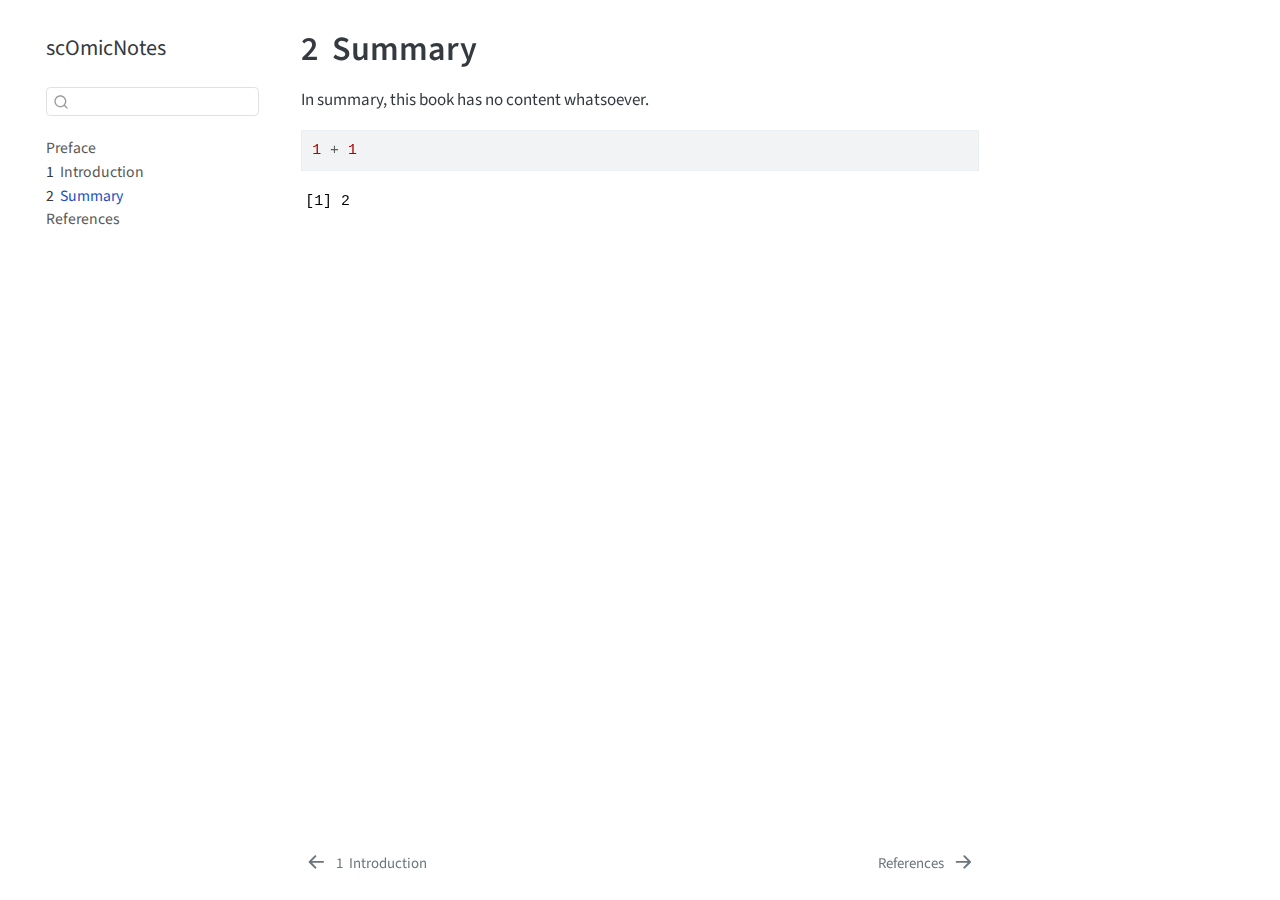
<file: docs/summary.html>
<!DOCTYPE html>
<html xmlns="http://www.w3.org/1999/xhtml" lang="en" xml:lang="en"><head>

<meta charset="utf-8">
<meta name="generator" content="quarto-1.7.32">

<meta name="viewport" content="width=device-width, initial-scale=1.0, user-scalable=yes">


<title>2&nbsp; Summary – scOmicNotes</title>
<style>
code{white-space: pre-wrap;}
span.smallcaps{font-variant: small-caps;}
div.columns{display: flex; gap: min(4vw, 1.5em);}
div.column{flex: auto; overflow-x: auto;}
div.hanging-indent{margin-left: 1.5em; text-indent: -1.5em;}
ul.task-list{list-style: none;}
ul.task-list li input[type="checkbox"] {
  width: 0.8em;
  margin: 0 0.8em 0.2em -1em; /* quarto-specific, see https://github.com/quarto-dev/quarto-cli/issues/4556 */ 
  vertical-align: middle;
}
/* CSS for syntax highlighting */
html { -webkit-text-size-adjust: 100%; }
pre > code.sourceCode { white-space: pre; position: relative; }
pre > code.sourceCode > span { display: inline-block; line-height: 1.25; }
pre > code.sourceCode > span:empty { height: 1.2em; }
.sourceCode { overflow: visible; }
code.sourceCode > span { color: inherit; text-decoration: inherit; }
div.sourceCode { margin: 1em 0; }
pre.sourceCode { margin: 0; }
@media screen {
div.sourceCode { overflow: auto; }
}
@media print {
pre > code.sourceCode { white-space: pre-wrap; }
pre > code.sourceCode > span { text-indent: -5em; padding-left: 5em; }
}
pre.numberSource code
  { counter-reset: source-line 0; }
pre.numberSource code > span
  { position: relative; left: -4em; counter-increment: source-line; }
pre.numberSource code > span > a:first-child::before
  { content: counter(source-line);
    position: relative; left: -1em; text-align: right; vertical-align: baseline;
    border: none; display: inline-block;
    -webkit-touch-callout: none; -webkit-user-select: none;
    -khtml-user-select: none; -moz-user-select: none;
    -ms-user-select: none; user-select: none;
    padding: 0 4px; width: 4em;
  }
pre.numberSource { margin-left: 3em;  padding-left: 4px; }
div.sourceCode
  {   }
@media screen {
pre > code.sourceCode > span > a:first-child::before { text-decoration: underline; }
}
</style>


<script src="site_libs/quarto-nav/quarto-nav.js"></script>
<script src="site_libs/quarto-nav/headroom.min.js"></script>
<script src="site_libs/clipboard/clipboard.min.js"></script>
<script src="site_libs/quarto-search/autocomplete.umd.js"></script>
<script src="site_libs/quarto-search/fuse.min.js"></script>
<script src="site_libs/quarto-search/quarto-search.js"></script>
<meta name="quarto:offset" content="./">
<link href="./references.html" rel="next">
<link href="./intro.html" rel="prev">
<script src="site_libs/quarto-html/quarto.js" type="module"></script>
<script src="site_libs/quarto-html/tabsets/tabsets.js" type="module"></script>
<script src="site_libs/quarto-html/popper.min.js"></script>
<script src="site_libs/quarto-html/tippy.umd.min.js"></script>
<script src="site_libs/quarto-html/anchor.min.js"></script>
<link href="site_libs/quarto-html/tippy.css" rel="stylesheet">
<link href="site_libs/quarto-html/quarto-syntax-highlighting-37eea08aefeeee20ff55810ff984fec1.css" rel="stylesheet" id="quarto-text-highlighting-styles">
<script src="site_libs/bootstrap/bootstrap.min.js"></script>
<link href="site_libs/bootstrap/bootstrap-icons.css" rel="stylesheet">
<link href="site_libs/bootstrap/bootstrap-485d01fc63b59abcd3ee1bf1e8e2748d.min.css" rel="stylesheet" append-hash="true" id="quarto-bootstrap" data-mode="light">
<script id="quarto-search-options" type="application/json">{
  "location": "sidebar",
  "copy-button": false,
  "collapse-after": 3,
  "panel-placement": "start",
  "type": "textbox",
  "limit": 50,
  "keyboard-shortcut": [
    "f",
    "/",
    "s"
  ],
  "show-item-context": false,
  "language": {
    "search-no-results-text": "No results",
    "search-matching-documents-text": "matching documents",
    "search-copy-link-title": "Copy link to search",
    "search-hide-matches-text": "Hide additional matches",
    "search-more-match-text": "more match in this document",
    "search-more-matches-text": "more matches in this document",
    "search-clear-button-title": "Clear",
    "search-text-placeholder": "",
    "search-detached-cancel-button-title": "Cancel",
    "search-submit-button-title": "Submit",
    "search-label": "Search"
  }
}</script>


</head>

<body class="nav-sidebar floating quarto-light">

<div id="quarto-search-results"></div>
  <header id="quarto-header" class="headroom fixed-top">
  <nav class="quarto-secondary-nav">
    <div class="container-fluid d-flex">
      <button type="button" class="quarto-btn-toggle btn" data-bs-toggle="collapse" role="button" data-bs-target=".quarto-sidebar-collapse-item" aria-controls="quarto-sidebar" aria-expanded="false" aria-label="Toggle sidebar navigation" onclick="if (window.quartoToggleHeadroom) { window.quartoToggleHeadroom(); }">
        <i class="bi bi-layout-text-sidebar-reverse"></i>
      </button>
        <nav class="quarto-page-breadcrumbs" aria-label="breadcrumb"><ol class="breadcrumb"><li class="breadcrumb-item"><a href="./summary.html"><span class="chapter-number">2</span>&nbsp; <span class="chapter-title">Summary</span></a></li></ol></nav>
        <a class="flex-grow-1" role="navigation" data-bs-toggle="collapse" data-bs-target=".quarto-sidebar-collapse-item" aria-controls="quarto-sidebar" aria-expanded="false" aria-label="Toggle sidebar navigation" onclick="if (window.quartoToggleHeadroom) { window.quartoToggleHeadroom(); }">      
        </a>
      <button type="button" class="btn quarto-search-button" aria-label="Search" onclick="window.quartoOpenSearch();">
        <i class="bi bi-search"></i>
      </button>
    </div>
  </nav>
</header>
<!-- content -->
<div id="quarto-content" class="quarto-container page-columns page-rows-contents page-layout-article">
<!-- sidebar -->
  <nav id="quarto-sidebar" class="sidebar collapse collapse-horizontal quarto-sidebar-collapse-item sidebar-navigation floating overflow-auto">
    <div class="pt-lg-2 mt-2 text-left sidebar-header">
    <div class="sidebar-title mb-0 py-0">
      <a href="./">scOmicNotes</a> 
    </div>
      </div>
        <div class="mt-2 flex-shrink-0 align-items-center">
        <div class="sidebar-search">
        <div id="quarto-search" class="" title="Search"></div>
        </div>
        </div>
    <div class="sidebar-menu-container"> 
    <ul class="list-unstyled mt-1">
        <li class="sidebar-item">
  <div class="sidebar-item-container"> 
  <a href="./index.html" class="sidebar-item-text sidebar-link">
 <span class="menu-text">Preface</span></a>
  </div>
</li>
        <li class="sidebar-item">
  <div class="sidebar-item-container"> 
  <a href="./intro.html" class="sidebar-item-text sidebar-link">
 <span class="menu-text"><span class="chapter-number">1</span>&nbsp; <span class="chapter-title">Introduction</span></span></a>
  </div>
</li>
        <li class="sidebar-item">
  <div class="sidebar-item-container"> 
  <a href="./summary.html" class="sidebar-item-text sidebar-link active">
 <span class="menu-text"><span class="chapter-number">2</span>&nbsp; <span class="chapter-title">Summary</span></span></a>
  </div>
</li>
        <li class="sidebar-item">
  <div class="sidebar-item-container"> 
  <a href="./references.html" class="sidebar-item-text sidebar-link">
 <span class="menu-text">References</span></a>
  </div>
</li>
    </ul>
    </div>
</nav>
<div id="quarto-sidebar-glass" class="quarto-sidebar-collapse-item" data-bs-toggle="collapse" data-bs-target=".quarto-sidebar-collapse-item"></div>
<!-- margin-sidebar -->
    <div id="quarto-margin-sidebar" class="sidebar margin-sidebar zindex-bottom">
        
    </div>
<!-- main -->
<main class="content" id="quarto-document-content">

<header id="title-block-header" class="quarto-title-block default">
<div class="quarto-title">
<h1 class="title"><span class="chapter-number">2</span>&nbsp; <span class="chapter-title">Summary</span></h1>
</div>



<div class="quarto-title-meta">

    
  
    
  </div>
  


</header>


<p>In summary, this book has no content whatsoever.</p>
<div class="cell">
<div class="sourceCode cell-code" id="cb1"><pre class="sourceCode r code-with-copy"><code class="sourceCode r"><span id="cb1-1"><a href="#cb1-1" aria-hidden="true" tabindex="-1"></a><span class="dv">1</span> <span class="sc">+</span> <span class="dv">1</span></span></code><button title="Copy to Clipboard" class="code-copy-button"><i class="bi"></i></button></pre></div>
<div class="cell-output cell-output-stdout">
<pre><code>[1] 2</code></pre>
</div>
</div>



</main> <!-- /main -->
<script id="quarto-html-after-body" type="application/javascript">
  window.document.addEventListener("DOMContentLoaded", function (event) {
    const icon = "";
    const anchorJS = new window.AnchorJS();
    anchorJS.options = {
      placement: 'right',
      icon: icon
    };
    anchorJS.add('.anchored');
    const isCodeAnnotation = (el) => {
      for (const clz of el.classList) {
        if (clz.startsWith('code-annotation-')) {                     
          return true;
        }
      }
      return false;
    }
    const onCopySuccess = function(e) {
      // button target
      const button = e.trigger;
      // don't keep focus
      button.blur();
      // flash "checked"
      button.classList.add('code-copy-button-checked');
      var currentTitle = button.getAttribute("title");
      button.setAttribute("title", "Copied!");
      let tooltip;
      if (window.bootstrap) {
        button.setAttribute("data-bs-toggle", "tooltip");
        button.setAttribute("data-bs-placement", "left");
        button.setAttribute("data-bs-title", "Copied!");
        tooltip = new bootstrap.Tooltip(button, 
          { trigger: "manual", 
            customClass: "code-copy-button-tooltip",
            offset: [0, -8]});
        tooltip.show();    
      }
      setTimeout(function() {
        if (tooltip) {
          tooltip.hide();
          button.removeAttribute("data-bs-title");
          button.removeAttribute("data-bs-toggle");
          button.removeAttribute("data-bs-placement");
        }
        button.setAttribute("title", currentTitle);
        button.classList.remove('code-copy-button-checked');
      }, 1000);
      // clear code selection
      e.clearSelection();
    }
    const getTextToCopy = function(trigger) {
        const codeEl = trigger.previousElementSibling.cloneNode(true);
        for (const childEl of codeEl.children) {
          if (isCodeAnnotation(childEl)) {
            childEl.remove();
          }
        }
        return codeEl.innerText;
    }
    const clipboard = new window.ClipboardJS('.code-copy-button:not([data-in-quarto-modal])', {
      text: getTextToCopy
    });
    clipboard.on('success', onCopySuccess);
    if (window.document.getElementById('quarto-embedded-source-code-modal')) {
      const clipboardModal = new window.ClipboardJS('.code-copy-button[data-in-quarto-modal]', {
        text: getTextToCopy,
        container: window.document.getElementById('quarto-embedded-source-code-modal')
      });
      clipboardModal.on('success', onCopySuccess);
    }
      var localhostRegex = new RegExp(/^(?:http|https):\/\/localhost\:?[0-9]*\//);
      var mailtoRegex = new RegExp(/^mailto:/);
        var filterRegex = new RegExp('/' + window.location.host + '/');
      var isInternal = (href) => {
          return filterRegex.test(href) || localhostRegex.test(href) || mailtoRegex.test(href);
      }
      // Inspect non-navigation links and adorn them if external
     var links = window.document.querySelectorAll('a[href]:not(.nav-link):not(.navbar-brand):not(.toc-action):not(.sidebar-link):not(.sidebar-item-toggle):not(.pagination-link):not(.no-external):not([aria-hidden]):not(.dropdown-item):not(.quarto-navigation-tool):not(.about-link)');
      for (var i=0; i<links.length; i++) {
        const link = links[i];
        if (!isInternal(link.href)) {
          // undo the damage that might have been done by quarto-nav.js in the case of
          // links that we want to consider external
          if (link.dataset.originalHref !== undefined) {
            link.href = link.dataset.originalHref;
          }
        }
      }
    function tippyHover(el, contentFn, onTriggerFn, onUntriggerFn) {
      const config = {
        allowHTML: true,
        maxWidth: 500,
        delay: 100,
        arrow: false,
        appendTo: function(el) {
            return el.parentElement;
        },
        interactive: true,
        interactiveBorder: 10,
        theme: 'quarto',
        placement: 'bottom-start',
      };
      if (contentFn) {
        config.content = contentFn;
      }
      if (onTriggerFn) {
        config.onTrigger = onTriggerFn;
      }
      if (onUntriggerFn) {
        config.onUntrigger = onUntriggerFn;
      }
      window.tippy(el, config); 
    }
    const noterefs = window.document.querySelectorAll('a[role="doc-noteref"]');
    for (var i=0; i<noterefs.length; i++) {
      const ref = noterefs[i];
      tippyHover(ref, function() {
        // use id or data attribute instead here
        let href = ref.getAttribute('data-footnote-href') || ref.getAttribute('href');
        try { href = new URL(href).hash; } catch {}
        const id = href.replace(/^#\/?/, "");
        const note = window.document.getElementById(id);
        if (note) {
          return note.innerHTML;
        } else {
          return "";
        }
      });
    }
    const xrefs = window.document.querySelectorAll('a.quarto-xref');
    const processXRef = (id, note) => {
      // Strip column container classes
      const stripColumnClz = (el) => {
        el.classList.remove("page-full", "page-columns");
        if (el.children) {
          for (const child of el.children) {
            stripColumnClz(child);
          }
        }
      }
      stripColumnClz(note)
      if (id === null || id.startsWith('sec-')) {
        // Special case sections, only their first couple elements
        const container = document.createElement("div");
        if (note.children && note.children.length > 2) {
          container.appendChild(note.children[0].cloneNode(true));
          for (let i = 1; i < note.children.length; i++) {
            const child = note.children[i];
            if (child.tagName === "P" && child.innerText === "") {
              continue;
            } else {
              container.appendChild(child.cloneNode(true));
              break;
            }
          }
          if (window.Quarto?.typesetMath) {
            window.Quarto.typesetMath(container);
          }
          return container.innerHTML
        } else {
          if (window.Quarto?.typesetMath) {
            window.Quarto.typesetMath(note);
          }
          return note.innerHTML;
        }
      } else {
        // Remove any anchor links if they are present
        const anchorLink = note.querySelector('a.anchorjs-link');
        if (anchorLink) {
          anchorLink.remove();
        }
        if (window.Quarto?.typesetMath) {
          window.Quarto.typesetMath(note);
        }
        if (note.classList.contains("callout")) {
          return note.outerHTML;
        } else {
          return note.innerHTML;
        }
      }
    }
    for (var i=0; i<xrefs.length; i++) {
      const xref = xrefs[i];
      tippyHover(xref, undefined, function(instance) {
        instance.disable();
        let url = xref.getAttribute('href');
        let hash = undefined; 
        if (url.startsWith('#')) {
          hash = url;
        } else {
          try { hash = new URL(url).hash; } catch {}
        }
        if (hash) {
          const id = hash.replace(/^#\/?/, "");
          const note = window.document.getElementById(id);
          if (note !== null) {
            try {
              const html = processXRef(id, note.cloneNode(true));
              instance.setContent(html);
            } finally {
              instance.enable();
              instance.show();
            }
          } else {
            // See if we can fetch this
            fetch(url.split('#')[0])
            .then(res => res.text())
            .then(html => {
              const parser = new DOMParser();
              const htmlDoc = parser.parseFromString(html, "text/html");
              const note = htmlDoc.getElementById(id);
              if (note !== null) {
                const html = processXRef(id, note);
                instance.setContent(html);
              } 
            }).finally(() => {
              instance.enable();
              instance.show();
            });
          }
        } else {
          // See if we can fetch a full url (with no hash to target)
          // This is a special case and we should probably do some content thinning / targeting
          fetch(url)
          .then(res => res.text())
          .then(html => {
            const parser = new DOMParser();
            const htmlDoc = parser.parseFromString(html, "text/html");
            const note = htmlDoc.querySelector('main.content');
            if (note !== null) {
              // This should only happen for chapter cross references
              // (since there is no id in the URL)
              // remove the first header
              if (note.children.length > 0 && note.children[0].tagName === "HEADER") {
                note.children[0].remove();
              }
              const html = processXRef(null, note);
              instance.setContent(html);
            } 
          }).finally(() => {
            instance.enable();
            instance.show();
          });
        }
      }, function(instance) {
      });
    }
        let selectedAnnoteEl;
        const selectorForAnnotation = ( cell, annotation) => {
          let cellAttr = 'data-code-cell="' + cell + '"';
          let lineAttr = 'data-code-annotation="' +  annotation + '"';
          const selector = 'span[' + cellAttr + '][' + lineAttr + ']';
          return selector;
        }
        const selectCodeLines = (annoteEl) => {
          const doc = window.document;
          const targetCell = annoteEl.getAttribute("data-target-cell");
          const targetAnnotation = annoteEl.getAttribute("data-target-annotation");
          const annoteSpan = window.document.querySelector(selectorForAnnotation(targetCell, targetAnnotation));
          const lines = annoteSpan.getAttribute("data-code-lines").split(",");
          const lineIds = lines.map((line) => {
            return targetCell + "-" + line;
          })
          let top = null;
          let height = null;
          let parent = null;
          if (lineIds.length > 0) {
              //compute the position of the single el (top and bottom and make a div)
              const el = window.document.getElementById(lineIds[0]);
              top = el.offsetTop;
              height = el.offsetHeight;
              parent = el.parentElement.parentElement;
            if (lineIds.length > 1) {
              const lastEl = window.document.getElementById(lineIds[lineIds.length - 1]);
              const bottom = lastEl.offsetTop + lastEl.offsetHeight;
              height = bottom - top;
            }
            if (top !== null && height !== null && parent !== null) {
              // cook up a div (if necessary) and position it 
              let div = window.document.getElementById("code-annotation-line-highlight");
              if (div === null) {
                div = window.document.createElement("div");
                div.setAttribute("id", "code-annotation-line-highlight");
                div.style.position = 'absolute';
                parent.appendChild(div);
              }
              div.style.top = top - 2 + "px";
              div.style.height = height + 4 + "px";
              div.style.left = 0;
              let gutterDiv = window.document.getElementById("code-annotation-line-highlight-gutter");
              if (gutterDiv === null) {
                gutterDiv = window.document.createElement("div");
                gutterDiv.setAttribute("id", "code-annotation-line-highlight-gutter");
                gutterDiv.style.position = 'absolute';
                const codeCell = window.document.getElementById(targetCell);
                const gutter = codeCell.querySelector('.code-annotation-gutter');
                gutter.appendChild(gutterDiv);
              }
              gutterDiv.style.top = top - 2 + "px";
              gutterDiv.style.height = height + 4 + "px";
            }
            selectedAnnoteEl = annoteEl;
          }
        };
        const unselectCodeLines = () => {
          const elementsIds = ["code-annotation-line-highlight", "code-annotation-line-highlight-gutter"];
          elementsIds.forEach((elId) => {
            const div = window.document.getElementById(elId);
            if (div) {
              div.remove();
            }
          });
          selectedAnnoteEl = undefined;
        };
          // Handle positioning of the toggle
      window.addEventListener(
        "resize",
        throttle(() => {
          elRect = undefined;
          if (selectedAnnoteEl) {
            selectCodeLines(selectedAnnoteEl);
          }
        }, 10)
      );
      function throttle(fn, ms) {
      let throttle = false;
      let timer;
        return (...args) => {
          if(!throttle) { // first call gets through
              fn.apply(this, args);
              throttle = true;
          } else { // all the others get throttled
              if(timer) clearTimeout(timer); // cancel #2
              timer = setTimeout(() => {
                fn.apply(this, args);
                timer = throttle = false;
              }, ms);
          }
        };
      }
        // Attach click handler to the DT
        const annoteDls = window.document.querySelectorAll('dt[data-target-cell]');
        for (const annoteDlNode of annoteDls) {
          annoteDlNode.addEventListener('click', (event) => {
            const clickedEl = event.target;
            if (clickedEl !== selectedAnnoteEl) {
              unselectCodeLines();
              const activeEl = window.document.querySelector('dt[data-target-cell].code-annotation-active');
              if (activeEl) {
                activeEl.classList.remove('code-annotation-active');
              }
              selectCodeLines(clickedEl);
              clickedEl.classList.add('code-annotation-active');
            } else {
              // Unselect the line
              unselectCodeLines();
              clickedEl.classList.remove('code-annotation-active');
            }
          });
        }
    const findCites = (el) => {
      const parentEl = el.parentElement;
      if (parentEl) {
        const cites = parentEl.dataset.cites;
        if (cites) {
          return {
            el,
            cites: cites.split(' ')
          };
        } else {
          return findCites(el.parentElement)
        }
      } else {
        return undefined;
      }
    };
    var bibliorefs = window.document.querySelectorAll('a[role="doc-biblioref"]');
    for (var i=0; i<bibliorefs.length; i++) {
      const ref = bibliorefs[i];
      const citeInfo = findCites(ref);
      if (citeInfo) {
        tippyHover(citeInfo.el, function() {
          var popup = window.document.createElement('div');
          citeInfo.cites.forEach(function(cite) {
            var citeDiv = window.document.createElement('div');
            citeDiv.classList.add('hanging-indent');
            citeDiv.classList.add('csl-entry');
            var biblioDiv = window.document.getElementById('ref-' + cite);
            if (biblioDiv) {
              citeDiv.innerHTML = biblioDiv.innerHTML;
            }
            popup.appendChild(citeDiv);
          });
          return popup.innerHTML;
        });
      }
    }
  });
  </script>
<nav class="page-navigation">
  <div class="nav-page nav-page-previous">
      <a href="./intro.html" class="pagination-link" aria-label="Introduction">
        <i class="bi bi-arrow-left-short"></i> <span class="nav-page-text"><span class="chapter-number">1</span>&nbsp; <span class="chapter-title">Introduction</span></span>
      </a>          
  </div>
  <div class="nav-page nav-page-next">
      <a href="./references.html" class="pagination-link" aria-label="References">
        <span class="nav-page-text">References</span> <i class="bi bi-arrow-right-short"></i>
      </a>
  </div>
</nav>
</div> <!-- /content -->




</body></html>
</file>
<file: docs/site_libs/quarto-html/tippy.css>
.tippy-box[data-animation=fade][data-state=hidden]{opacity:0}[data-tippy-root]{max-width:calc(100vw - 10px)}.tippy-box{position:relative;background-color:#333;color:#fff;border-radius:4px;font-size:14px;line-height:1.4;white-space:normal;outline:0;transition-property:transform,visibility,opacity}.tippy-box[data-placement^=top]>.tippy-arrow{bottom:0}.tippy-box[data-placement^=top]>.tippy-arrow:before{bottom:-7px;left:0;border-width:8px 8px 0;border-top-color:initial;transform-origin:center top}.tippy-box[data-placement^=bottom]>.tippy-arrow{top:0}.tippy-box[data-placement^=bottom]>.tippy-arrow:before{top:-7px;left:0;border-width:0 8px 8px;border-bottom-color:initial;transform-origin:center bottom}.tippy-box[data-placement^=left]>.tippy-arrow{right:0}.tippy-box[data-placement^=left]>.tippy-arrow:before{border-width:8px 0 8px 8px;border-left-color:initial;right:-7px;transform-origin:center left}.tippy-box[data-placement^=right]>.tippy-arrow{left:0}.tippy-box[data-placement^=right]>.tippy-arrow:before{left:-7px;border-width:8px 8px 8px 0;border-right-color:initial;transform-origin:center right}.tippy-box[data-inertia][data-state=visible]{transition-timing-function:cubic-bezier(.54,1.5,.38,1.11)}.tippy-arrow{width:16px;height:16px;color:#333}.tippy-arrow:before{content:"";position:absolute;border-color:transparent;border-style:solid}.tippy-content{position:relative;padding:5px 9px;z-index:1}
</file>
<file: docs/site_libs/quarto-html/quarto-syntax-highlighting.css>
/* quarto syntax highlight colors */
:root {
  --quarto-hl-ot-color: #003B4F;
  --quarto-hl-at-color: #657422;
  --quarto-hl-ss-color: #20794D;
  --quarto-hl-an-color: #5E5E5E;
  --quarto-hl-fu-color: #4758AB;
  --quarto-hl-st-color: #20794D;
  --quarto-hl-cf-color: #003B4F;
  --quarto-hl-op-color: #5E5E5E;
  --quarto-hl-er-color: #AD0000;
  --quarto-hl-bn-color: #AD0000;
  --quarto-hl-al-color: #AD0000;
  --quarto-hl-va-color: #111111;
  --quarto-hl-bu-color: inherit;
  --quarto-hl-ex-color: inherit;
  --quarto-hl-pp-color: #AD0000;
  --quarto-hl-in-color: #5E5E5E;
  --quarto-hl-vs-color: #20794D;
  --quarto-hl-wa-color: #5E5E5E;
  --quarto-hl-do-color: #5E5E5E;
  --quarto-hl-im-color: #00769E;
  --quarto-hl-ch-color: #20794D;
  --quarto-hl-dt-color: #AD0000;
  --quarto-hl-fl-color: #AD0000;
  --quarto-hl-co-color: #5E5E5E;
  --quarto-hl-cv-color: #5E5E5E;
  --quarto-hl-cn-color: #8f5902;
  --quarto-hl-sc-color: #5E5E5E;
  --quarto-hl-dv-color: #AD0000;
  --quarto-hl-kw-color: #003B4F;
}

/* other quarto variables */
:root {
  --quarto-font-monospace: SFMono-Regular, Menlo, Monaco, Consolas, "Liberation Mono", "Courier New", monospace;
}

pre > code.sourceCode > span {
  color: #003B4F;
}

code span {
  color: #003B4F;
}

code.sourceCode > span {
  color: #003B4F;
}

div.sourceCode,
div.sourceCode pre.sourceCode {
  color: #003B4F;
}

code span.ot {
  color: #003B4F;
  font-style: inherit;
}

code span.at {
  color: #657422;
  font-style: inherit;
}

code span.ss {
  color: #20794D;
  font-style: inherit;
}

code span.an {
  color: #5E5E5E;
  font-style: inherit;
}

code span.fu {
  color: #4758AB;
  font-style: inherit;
}

code span.st {
  color: #20794D;
  font-style: inherit;
}

code span.cf {
  color: #003B4F;
  font-weight: bold;
  font-style: inherit;
}

code span.op {
  color: #5E5E5E;
  font-style: inherit;
}

code span.er {
  color: #AD0000;
  font-style: inherit;
}

code span.bn {
  color: #AD0000;
  font-style: inherit;
}

code span.al {
  color: #AD0000;
  font-style: inherit;
}

code span.va {
  color: #111111;
  font-style: inherit;
}

code span.bu {
  font-style: inherit;
}

code span.ex {
  font-style: inherit;
}

code span.pp {
  color: #AD0000;
  font-style: inherit;
}

code span.in {
  color: #5E5E5E;
  font-style: inherit;
}

code span.vs {
  color: #20794D;
  font-style: inherit;
}

code span.wa {
  color: #5E5E5E;
  font-style: italic;
}

code span.do {
  color: #5E5E5E;
  font-style: italic;
}

code span.im {
  color: #00769E;
  font-style: inherit;
}

code span.ch {
  color: #20794D;
  font-style: inherit;
}

code span.dt {
  color: #AD0000;
  font-style: inherit;
}

code span.fl {
  color: #AD0000;
  font-style: inherit;
}

code span.co {
  color: #5E5E5E;
  font-style: inherit;
}

code span.cv {
  color: #5E5E5E;
  font-style: italic;
}

code span.cn {
  color: #8f5902;
  font-style: inherit;
}

code span.sc {
  color: #5E5E5E;
  font-style: inherit;
}

code span.dv {
  color: #AD0000;
  font-style: inherit;
}

code span.kw {
  color: #003B4F;
  font-weight: bold;
  font-style: inherit;
}

.prevent-inlining {
  content: "</";
}

/*# sourceMappingURL=debc5d5d77c3f9108843748ff7464032.css.map */
</file>
<file: docs/styles.css>
```css
/* styles.css – replicate the mdframed colours */
.tmp {
}

.block {
  background-color: #f2edda; /* col1 biege */
    padding: 1rem;
  border-radius: .3rem;
  margin: 1rem 0;   
}

.block2 {
  background-color: #ededed; /* col2 grey */
    padding: 1rem;
  border-radius: .3rem;
  margin: 1rem 0;   
}

.block3 {
  background-color: #a7ebff; /* col3 light-blue */
    padding: 1rem;
  border-radius: .3rem;
  margin: 1rem 0;  
}
</file>
<file: docs/site_libs/quarto-html/quarto-syntax-highlighting-37eea08aefeeee20ff55810ff984fec1.css>
/* quarto syntax highlight colors */
:root {
  --quarto-hl-ot-color: #003B4F;
  --quarto-hl-at-color: #657422;
  --quarto-hl-ss-color: #20794D;
  --quarto-hl-an-color: #5E5E5E;
  --quarto-hl-fu-color: #4758AB;
  --quarto-hl-st-color: #20794D;
  --quarto-hl-cf-color: #003B4F;
  --quarto-hl-op-color: #5E5E5E;
  --quarto-hl-er-color: #AD0000;
  --quarto-hl-bn-color: #AD0000;
  --quarto-hl-al-color: #AD0000;
  --quarto-hl-va-color: #111111;
  --quarto-hl-bu-color: inherit;
  --quarto-hl-ex-color: inherit;
  --quarto-hl-pp-color: #AD0000;
  --quarto-hl-in-color: #5E5E5E;
  --quarto-hl-vs-color: #20794D;
  --quarto-hl-wa-color: #5E5E5E;
  --quarto-hl-do-color: #5E5E5E;
  --quarto-hl-im-color: #00769E;
  --quarto-hl-ch-color: #20794D;
  --quarto-hl-dt-color: #AD0000;
  --quarto-hl-fl-color: #AD0000;
  --quarto-hl-co-color: #5E5E5E;
  --quarto-hl-cv-color: #5E5E5E;
  --quarto-hl-cn-color: #8f5902;
  --quarto-hl-sc-color: #5E5E5E;
  --quarto-hl-dv-color: #AD0000;
  --quarto-hl-kw-color: #003B4F;
}

/* other quarto variables */
:root {
  --quarto-font-monospace: SFMono-Regular, Menlo, Monaco, Consolas, "Liberation Mono", "Courier New", monospace;
}

/* syntax highlight based on Pandoc's rules */
pre > code.sourceCode > span {
  color: #003B4F;
}

code.sourceCode > span {
  color: #003B4F;
}

div.sourceCode,
div.sourceCode pre.sourceCode {
  color: #003B4F;
}

/* Normal */
code span {
  color: #003B4F;
}

/* Alert */
code span.al {
  color: #AD0000;
  font-style: inherit;
}

/* Annotation */
code span.an {
  color: #5E5E5E;
  font-style: inherit;
}

/* Attribute */
code span.at {
  color: #657422;
  font-style: inherit;
}

/* BaseN */
code span.bn {
  color: #AD0000;
  font-style: inherit;
}

/* BuiltIn */
code span.bu {
  font-style: inherit;
}

/* ControlFlow */
code span.cf {
  color: #003B4F;
  font-weight: bold;
  font-style: inherit;
}

/* Char */
code span.ch {
  color: #20794D;
  font-style: inherit;
}

/* Constant */
code span.cn {
  color: #8f5902;
  font-style: inherit;
}

/* Comment */
code span.co {
  color: #5E5E5E;
  font-style: inherit;
}

/* CommentVar */
code span.cv {
  color: #5E5E5E;
  font-style: italic;
}

/* Documentation */
code span.do {
  color: #5E5E5E;
  font-style: italic;
}

/* DataType */
code span.dt {
  color: #AD0000;
  font-style: inherit;
}

/* DecVal */
code span.dv {
  color: #AD0000;
  font-style: inherit;
}

/* Error */
code span.er {
  color: #AD0000;
  font-style: inherit;
}

/* Extension */
code span.ex {
  font-style: inherit;
}

/* Float */
code span.fl {
  color: #AD0000;
  font-style: inherit;
}

/* Function */
code span.fu {
  color: #4758AB;
  font-style: inherit;
}

/* Import */
code span.im {
  color: #00769E;
  font-style: inherit;
}

/* Information */
code span.in {
  color: #5E5E5E;
  font-style: inherit;
}

/* Keyword */
code span.kw {
  color: #003B4F;
  font-weight: bold;
  font-style: inherit;
}

/* Operator */
code span.op {
  color: #5E5E5E;
  font-style: inherit;
}

/* Other */
code span.ot {
  color: #003B4F;
  font-style: inherit;
}

/* Preprocessor */
code span.pp {
  color: #AD0000;
  font-style: inherit;
}

/* SpecialChar */
code span.sc {
  color: #5E5E5E;
  font-style: inherit;
}

/* SpecialString */
code span.ss {
  color: #20794D;
  font-style: inherit;
}

/* String */
code span.st {
  color: #20794D;
  font-style: inherit;
}

/* Variable */
code span.va {
  color: #111111;
  font-style: inherit;
}

/* VerbatimString */
code span.vs {
  color: #20794D;
  font-style: inherit;
}

/* Warning */
code span.wa {
  color: #5E5E5E;
  font-style: italic;
}

.prevent-inlining {
  content: "</";
}

/*# sourceMappingURL=27d3d809615f7771493d095567f04340.css.map */
</file>
